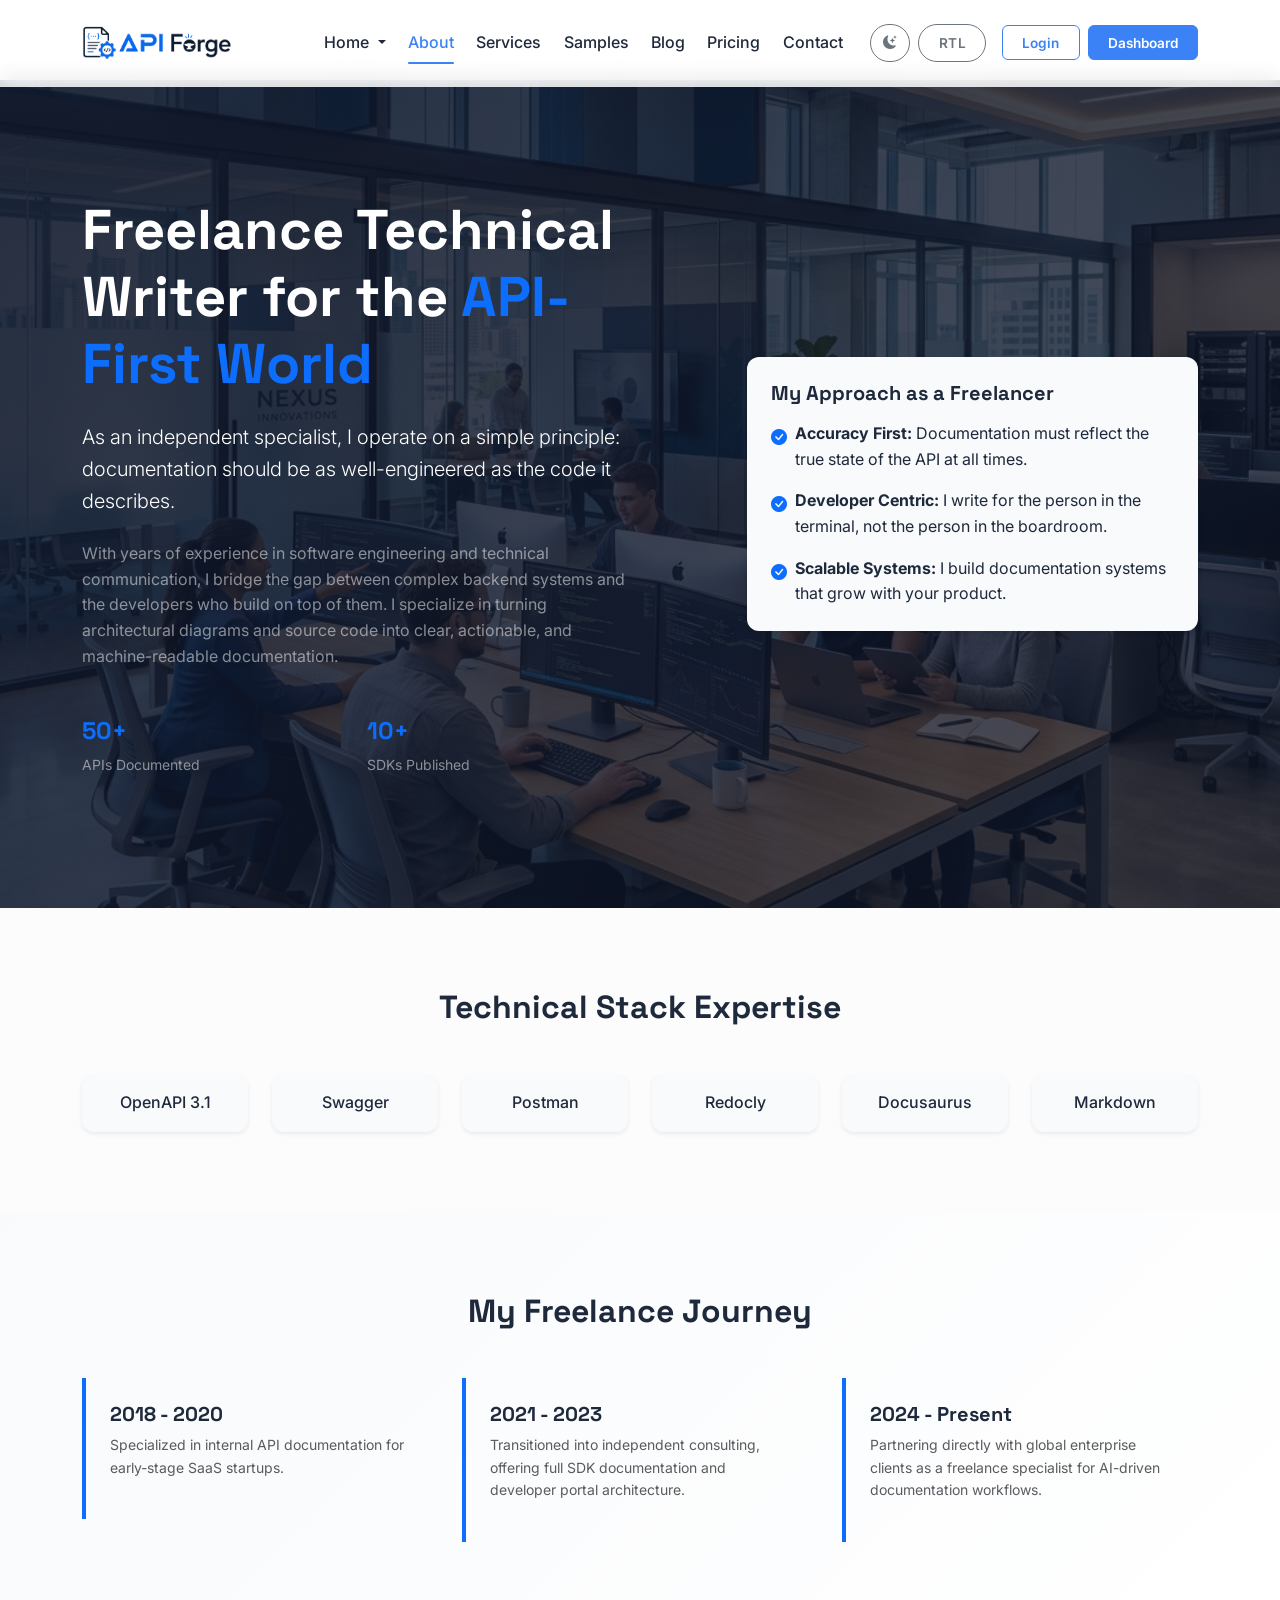
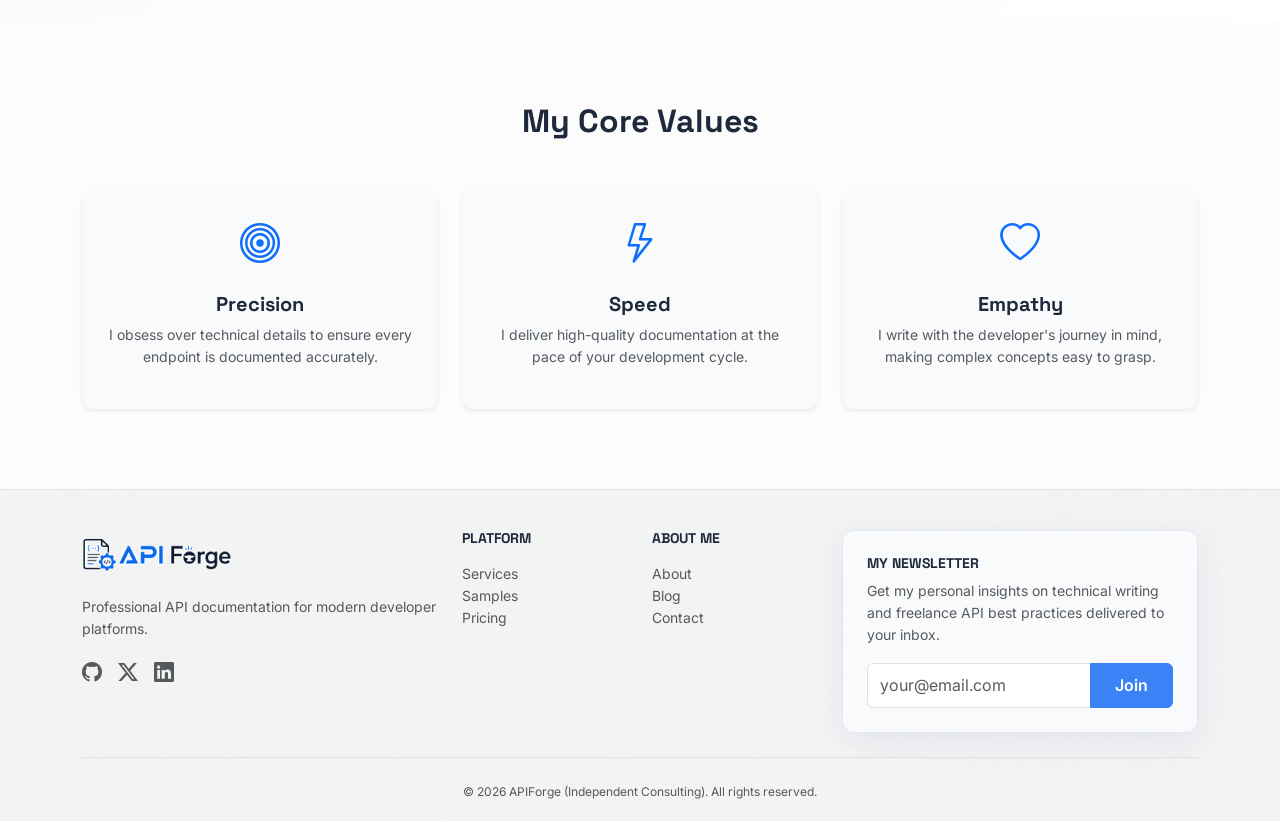
<file: about.html>
<!DOCTYPE html>
<html lang="en">

<head>
    <meta charset="UTF-8">
    <meta name="viewport" content="width=device-width, initial-scale=1.0">
    <title>About | APIForge</title>
    <link rel="icon" type="image/png" href="assets/images/favicon.png">
    <!-- Fonts & CSS -->
    <link rel="preconnect" href="https://fonts.googleapis.com">
    <link rel="preconnect" href="https://fonts.gstatic.com" crossorigin>
    <link
        href="https://fonts.googleapis.com/css2?family=Inter:wght@400;500;600;700&family=Space+Grotesk:wght@500;700;800&family=JetBrains+Mono&display=swap"
        rel="stylesheet">
    <link href="https://cdn.jsdelivr.net/npm/bootstrap@5.3.0/dist/css/bootstrap.min.css" rel="stylesheet">
    <link rel="stylesheet" href="https://cdn.jsdelivr.net/npm/bootstrap-icons@1.11.0/font/bootstrap-icons.css">
    <link href="https://unpkg.com/aos@2.3.1/dist/aos.css" rel="stylesheet">
    <link rel="stylesheet" href="assets/css/style.css">
</head>

<body>
    <!-- Navigation -->
    <nav class="navbar navbar-expand-xl fixed-top">
        <div class="container">
            <a class="navbar-brand" href="index.html">
                <img src="assets/images/logo2.png" alt="Logo" class="brand-logo">
            </a>
            <button class="navbar-toggler ms-2" type="button" data-bs-toggle="collapse" data-bs-target="#navbarNav">
                <span class="navbar-toggler-icon"></span>
            </button>
            <div class="collapse navbar-collapse" id="navbarNav">
                <ul class="navbar-nav ms-auto align-items-center">
                    <li class="nav-item dropdown">
                        <a class="nav-link dropdown-toggle" href="#" id="homeDropdown" role="button" data-bs-toggle="dropdown" aria-expanded="false">
                            Home
                        </a>
                        <ul class="dropdown-menu" aria-labelledby="homeDropdown">
                            <li><a class="dropdown-item" href="index.html">Home 1 (Modern)</a></li>
                            <li><a class="dropdown-item" href="index2.html">Home 2 (Startups)</a></li>
                        </ul>
                    </li>
                    <li class="nav-item"><a class="nav-link" href="about.html">About</a></li>
                    <li class="nav-item"><a class="nav-link" href="services.html">Services</a></li>
                    <li class="nav-item"><a class="nav-link" href="api-samples.html">Samples</a></li>
                    <li class="nav-item"><a class="nav-link" href="blog.html">Blog</a></li>
                    <li class="nav-item"><a class="nav-link" href="pricing.html">Pricing</a></li>
                    <li class="nav-item"><a class="nav-link" href="contact.html">Contact</a></li>
                    
                    <!-- Themes & RTL -->
                    <li class="nav-item ms-xl-3">
                        <div class="d-flex align-items-center gap-2">
                            <button class="btn btn-sm btn-outline-secondary theme-toggle" aria-label="Toggle theme">
                                <i class="bi bi-moon-stars-fill"></i>
                            </button>
                            <button class="btn btn-sm btn-outline-secondary rtl-toggle btn-rtl-text" aria-label="Toggle RTL">
                                RTL
                            </button>
                        </div>
                    </li>

                    <!-- Login & Dashboard -->
                    <li class="nav-item ms-xl-3">
                        <a class="btn btn-outline-primary btn-sm px-3" href="login.html">Login</a>
                    </li>
                    <li class="nav-item ms-lg-2">
                        <a class="btn btn-primary btn-sm px-3" href="dashboard.html">Dashboard</a>
                    </li>
                </ul>
            </div>
        </div>
    </nav>

    <!-- Section 1: Philosophy -->
    <section class="hero-section section-padding position-relative overflow-hidden bg-image bg-overlay"
        style="background-image: url('assets/img/about_bg.png');">

        <div class="container">
            <div class="row align-items-center">
                <div class="col-lg-6" data-aos="fade-right">
                    <h1 class="display-4 fw-bold mb-4 text-white">Freelance Technical Writer for the <span
                            class="text-primary">API-First World</span></h1>
                    <p class="lead mb-4 text-white">As an independent specialist, I operate on a simple principle: documentation should be
                        as well-engineered as the code it describes.</p>
                    <p class="text-white-50 mb-4">With years of experience in software engineering and technical
                        communication, I bridge the gap between complex backend systems and the developers who build on
                        top of them. I specialize in turning architectural diagrams and source code into clear,
                        actionable, and machine-readable documentation.</p>
                    <div class="row g-4 mt-2">
                        <div class="col-6">
                            <h4 class="fw-bold text-primary">50+</h4>
                            <p class="small text-white-50">APIs Documented</p>
                        </div>
                        <div class="col-6">
                            <h4 class="fw-bold text-primary">10+</h4>
                            <p class="small text-white-50">SDKs Published</p>
                        </div>
                    </div>
                </div>
                <div class="col-lg-5 offset-lg-1 mt-5 mt-lg-0" data-aos="fade-left">
                    <div class="card p-4 border-0 shadow-sm glass-card">
                        <h3 class="h5 fw-bold mb-3">My Approach as a Freelancer</h3>
                        <ul class="list-unstyled mb-0">
                            <li class="mb-3 d-flex align-items-start">
                                <i class="bi bi-check-circle-fill text-primary me-2 mt-1"></i>
                                <div>
                                    <strong>Accuracy First:</strong> Documentation must reflect the true state of the
                                    API at all times.
                                </div>
                            </li>
                            <li class="mb-3 d-flex align-items-start">
                                <i class="bi bi-check-circle-fill text-primary me-2 mt-1"></i>
                                <div>
                                    <strong>Developer Centric:</strong> I write for the person in the terminal, not the
                                    person in the boardroom.
                                </div>
                            </li>
                            <li class="d-flex align-items-start">
                                <i class="bi bi-check-circle-fill text-primary me-2 mt-1"></i>
                                <div>
                                    <strong>Scalable Systems:</strong> I build documentation systems that grow with
                                    your product.
                                </div>
                            </li>
                        </ul>
                    </div>
                </div>
            </div>
        </div>
    </section>

    <!-- Section 2: Technical Stack -->
    <section class="section-padding bg-light-subtle">
        <div class="container text-center">
            <h2 class="fw-bold mb-5" data-aos="fade-up">Technical Stack Expertise</h2>
            <div class="row g-4 justify-content-center">
                <div class="col-6 col-md-3 col-lg-2" data-aos="zoom-in" data-aos-delay="100">
                    <div class="card p-3 text-center border-0 shadow-sm expertise-badge">
                        <span class="fw-medium">OpenAPI 3.1</span>
                    </div>
                </div>
                <div class="col-6 col-md-3 col-lg-2" data-aos="zoom-in" data-aos-delay="200">
                    <div class="card p-3 text-center border-0 shadow-sm expertise-badge">
                        <span class="fw-medium">Swagger</span>
                    </div>
                </div>
                <div class="col-6 col-md-3 col-lg-2" data-aos="zoom-in" data-aos-delay="300">
                    <div class="card p-3 text-center border-0 shadow-sm expertise-badge">
                        <span class="fw-medium">Postman</span>
                    </div>
                </div>
                <div class="col-6 col-md-3 col-lg-2" data-aos="zoom-in" data-aos-delay="400">
                    <div class="card p-3 text-center border-0 shadow-sm expertise-badge">
                        <span class="fw-medium">Redocly</span>
                    </div>
                </div>
                <div class="col-6 col-md-3 col-lg-2" data-aos="zoom-in" data-aos-delay="500">
                    <div class="card p-3 text-center border-0 shadow-sm expertise-badge">
                        <span class="fw-medium">Docusaurus</span>
                    </div>
                </div>
                <div class="col-6 col-md-3 col-lg-2" data-aos="zoom-in" data-aos-delay="600">
                    <div class="card p-3 text-center border-0 shadow-sm expertise-badge">
                        <span class="fw-medium">Markdown</span>
                    </div>
                </div>
            </div>
        </div>
    </section>

    <!-- Section 3: Experience -->
    <section class="section-padding bg-soft-gradient">
        <div class="container">
            <h2 class="text-center mb-5" data-aos="fade-up">My Freelance Journey</h2>
            <div class="row g-4 justify-content-center">
                <div class="col-md-4" data-aos="fade-up" data-aos-delay="100">
                    <div class="p-4 border-start border-primary border-4">
                        <h5 class="fw-bold">2018 - 2020</h5>
                        <p class="text-muted small">Specialized in internal API documentation for early-stage SaaS
                            startups.</p>
                    </div>
                </div>
                <div class="col-md-4" data-aos="fade-up" data-aos-delay="200">
                    <div class="p-4 border-start border-primary border-4">
                        <h5 class="fw-bold">2021 - 2023</h5>
                        <p class="text-muted small">Transitioned into independent consulting, offering full SDK documentation and developer portal
                            architecture.</p>
                    </div>
                </div>
                <div class="col-md-4" data-aos="fade-up" data-aos-delay="300">
                    <div class="p-4 border-start border-primary border-4">
                        <h5 class="fw-bold">2024 - Present</h5>
                        <p class="text-muted small">Partnering directly with global enterprise clients as a freelance specialist for AI-driven documentation workflows.</p>
                    </div>
                </div>
            </div>
        </div>
    </section>

    <!-- Section 4: Values -->
    <section class="section-padding bg-light-subtle">
        <div class="container">
            <h2 class="text-center mb-5" data-aos="fade-up">My Core Values</h2>
            <div class="row g-4 justify-content-center">
                <div class="col-sm-6 col-md-4" data-aos="fade-up" data-aos-delay="100">
                    <div class="card h-100 p-4 border-0 shadow-sm text-center glass-card">
                        <div class="mb-3 text-primary"><i class="bi bi-bullseye fs-1"></i></div>
                        <h5 class="fw-bold">Precision</h5>
                        <p class="text-muted small">I obsess over technical details to ensure every endpoint is
                            documented accurately.</p>
                    </div>
                </div>
                <div class="col-sm-6 col-md-4" data-aos="fade-up" data-aos-delay="200">
                    <div class="card h-100 p-4 border-0 shadow-sm text-center glass-card">
                        <div class="mb-3 text-primary"><i class="bi bi-lightning fs-1"></i></div>
                        <h5 class="fw-bold">Speed</h5>
                        <p class="text-muted small">I deliver high-quality documentation at the pace of your
                            development cycle.</p>
                    </div>
                </div>
                <div class="col-sm-6 col-md-4" data-aos="fade-up" data-aos-delay="300">
                    <div class="card h-100 p-4 border-0 shadow-sm text-center glass-card">
                        <div class="mb-3 text-primary"><i class="bi bi-heart fs-1"></i></div>
                        <h5 class="fw-bold">Empathy</h5>
                        <p class="text-muted small">I write with the developer's journey in mind, making complex
                            concepts easy to grasp.</p>
                    </div>
                </div>
            </div>
        </div>
    </section>

    <!-- Footer -->
    <footer class="footer-padding border-top">
        <div class="container">
            <div class="row g-4">
                <div class="col-md-12 col-lg-4">
                    <a class="navbar-brand d-block mb-3" href="index.html">
                        <img src="assets/images/logo2.png" alt="Logo" class="brand-logo">
                    </a>
                    <p class="text-muted small">Professional API documentation for modern developer platforms.</p>
                    <div class="d-flex gap-3 mb-4">
                        <a href="#" class="text-muted fs-5"><i class="bi bi-github"></i></a>
                        <a href="#" class="text-muted fs-5"><i class="bi bi-twitter-x"></i></a>
                        <a href="#" class="text-muted fs-5"><i class="bi bi-linkedin"></i></a>
                    </div>
                </div>
                <div class="col-6 col-md-6 col-lg-2">
                    <h5 class="mb-3 small fw-bold text-uppercase">Platform</h5>
                    <ul class="list-unstyled small">
                        <li><a href="services.html" class="text-muted text-decoration-none">Services</a></li>
                        <li><a href="api-samples.html" class="text-muted text-decoration-none">Samples</a></li>
                        <li><a href="pricing.html" class="text-muted text-decoration-none">Pricing</a></li>
                    </ul>
                </div>
                <div class="col-6 col-md-6 col-lg-2">
                    <h5 class="mb-3 small fw-bold text-uppercase">About Me</h5>
                    <ul class="list-unstyled small">
                        <li><a href="about.html" class="text-muted text-decoration-none">About</a></li>
                        <li><a href="blog.html" class="text-muted text-decoration-none">Blog</a></li>
                        <li><a href="contact.html" class="text-muted text-decoration-none">Contact</a></li>
                    </ul>
                </div>
                <div class="col-md-12 col-lg-4">
                    <div class="newsletter-box glass-card">
                        <h5 class="mb-2 small fw-bold text-uppercase">My Newsletter</h5>
                        <p class="small text-muted mb-3">Get my personal insights on technical writing and freelance API best practices delivered to your inbox.</p>
                        <form>
                            <div class="input-group">
                                <input type="email" class="form-control" placeholder="your@email.com">
                                <button class="btn btn-primary px-4" type="button">Join</button>
                            </div>
                        </form>
                    </div>
                </div>
            </div>
            <div class="mt-4 pt-4 border-top text-center text-muted smaller">
                <p class="mb-0">&copy; 2026 APIForge (Independent Consulting). All rights reserved.</p>
            </div>
        </div>
    </footer>

    <script src="https://cdn.jsdelivr.net/npm/bootstrap@5.3.0/dist/js/bootstrap.bundle.min.js"></script>
    <script src="https://unpkg.com/aos@2.3.1/dist/aos.js"></script>
    <script src="assets/js/main.js"></script>
</body>

</html>
</file>
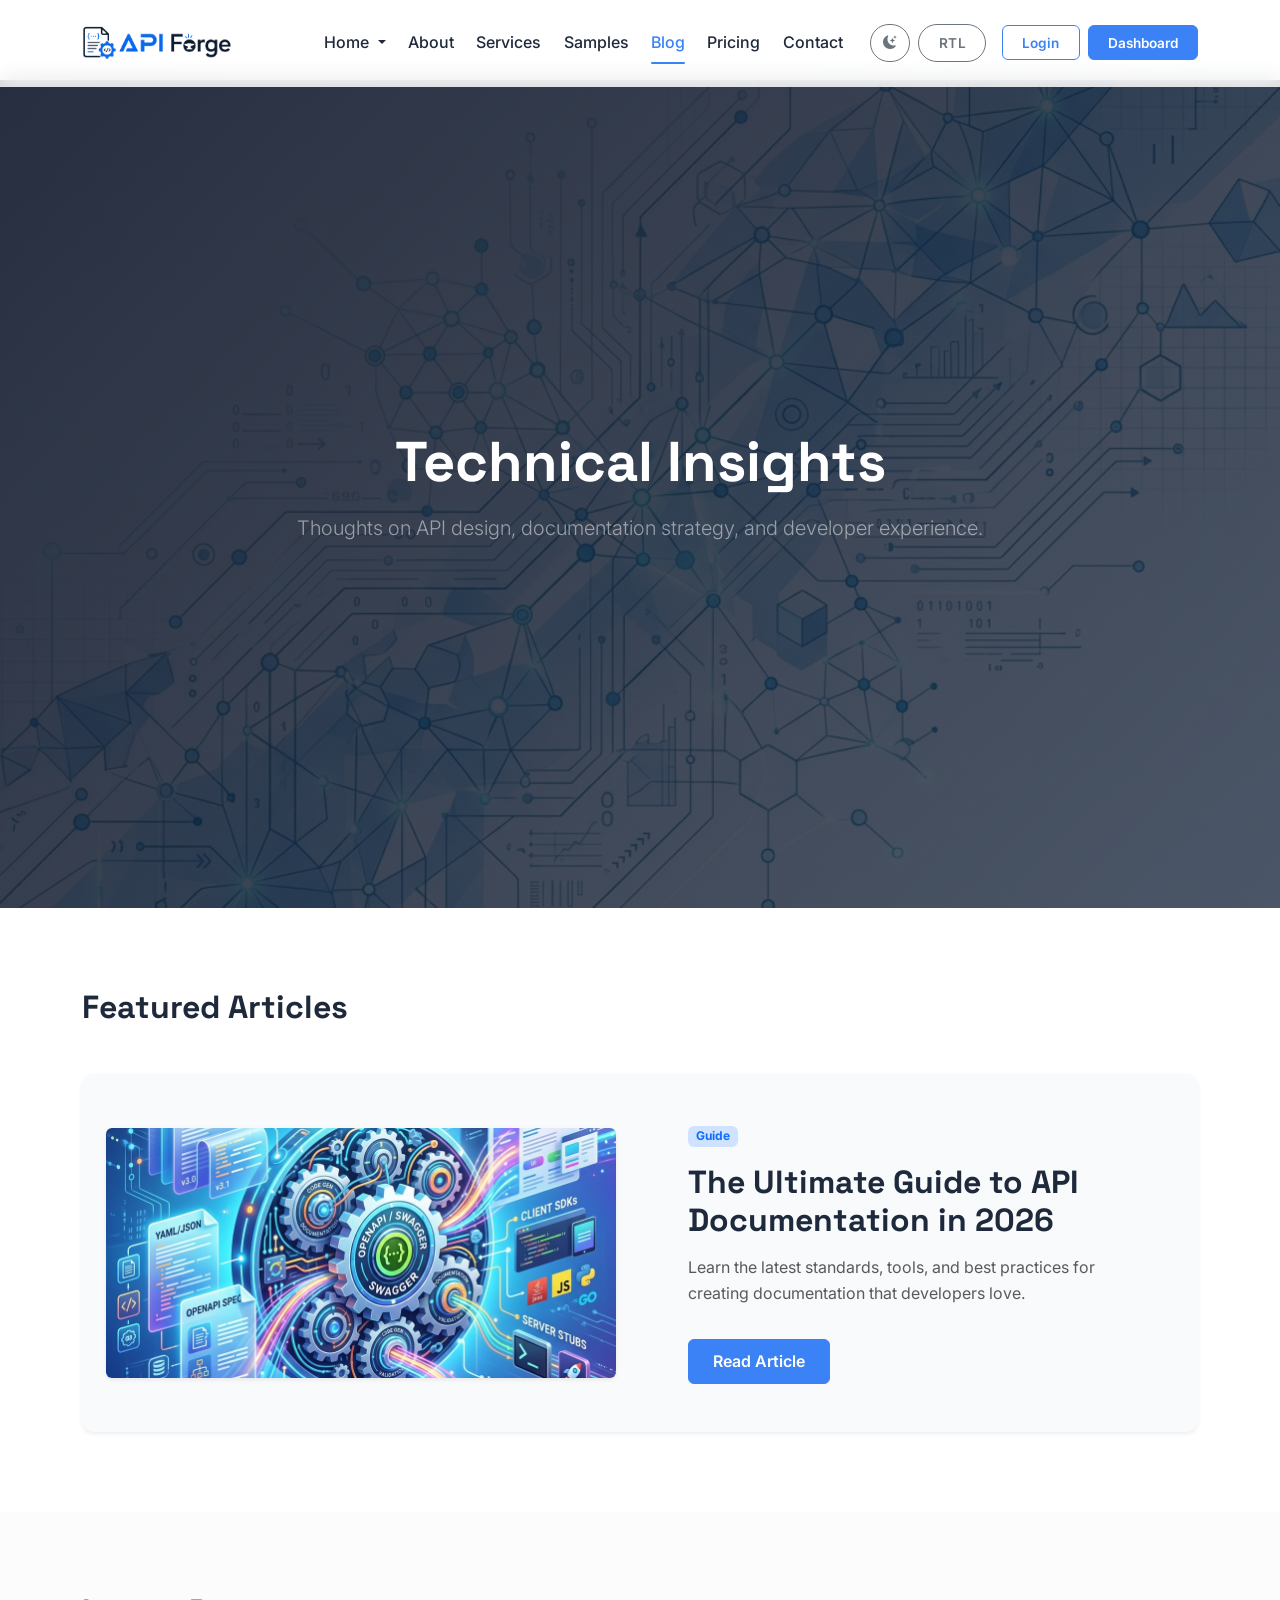
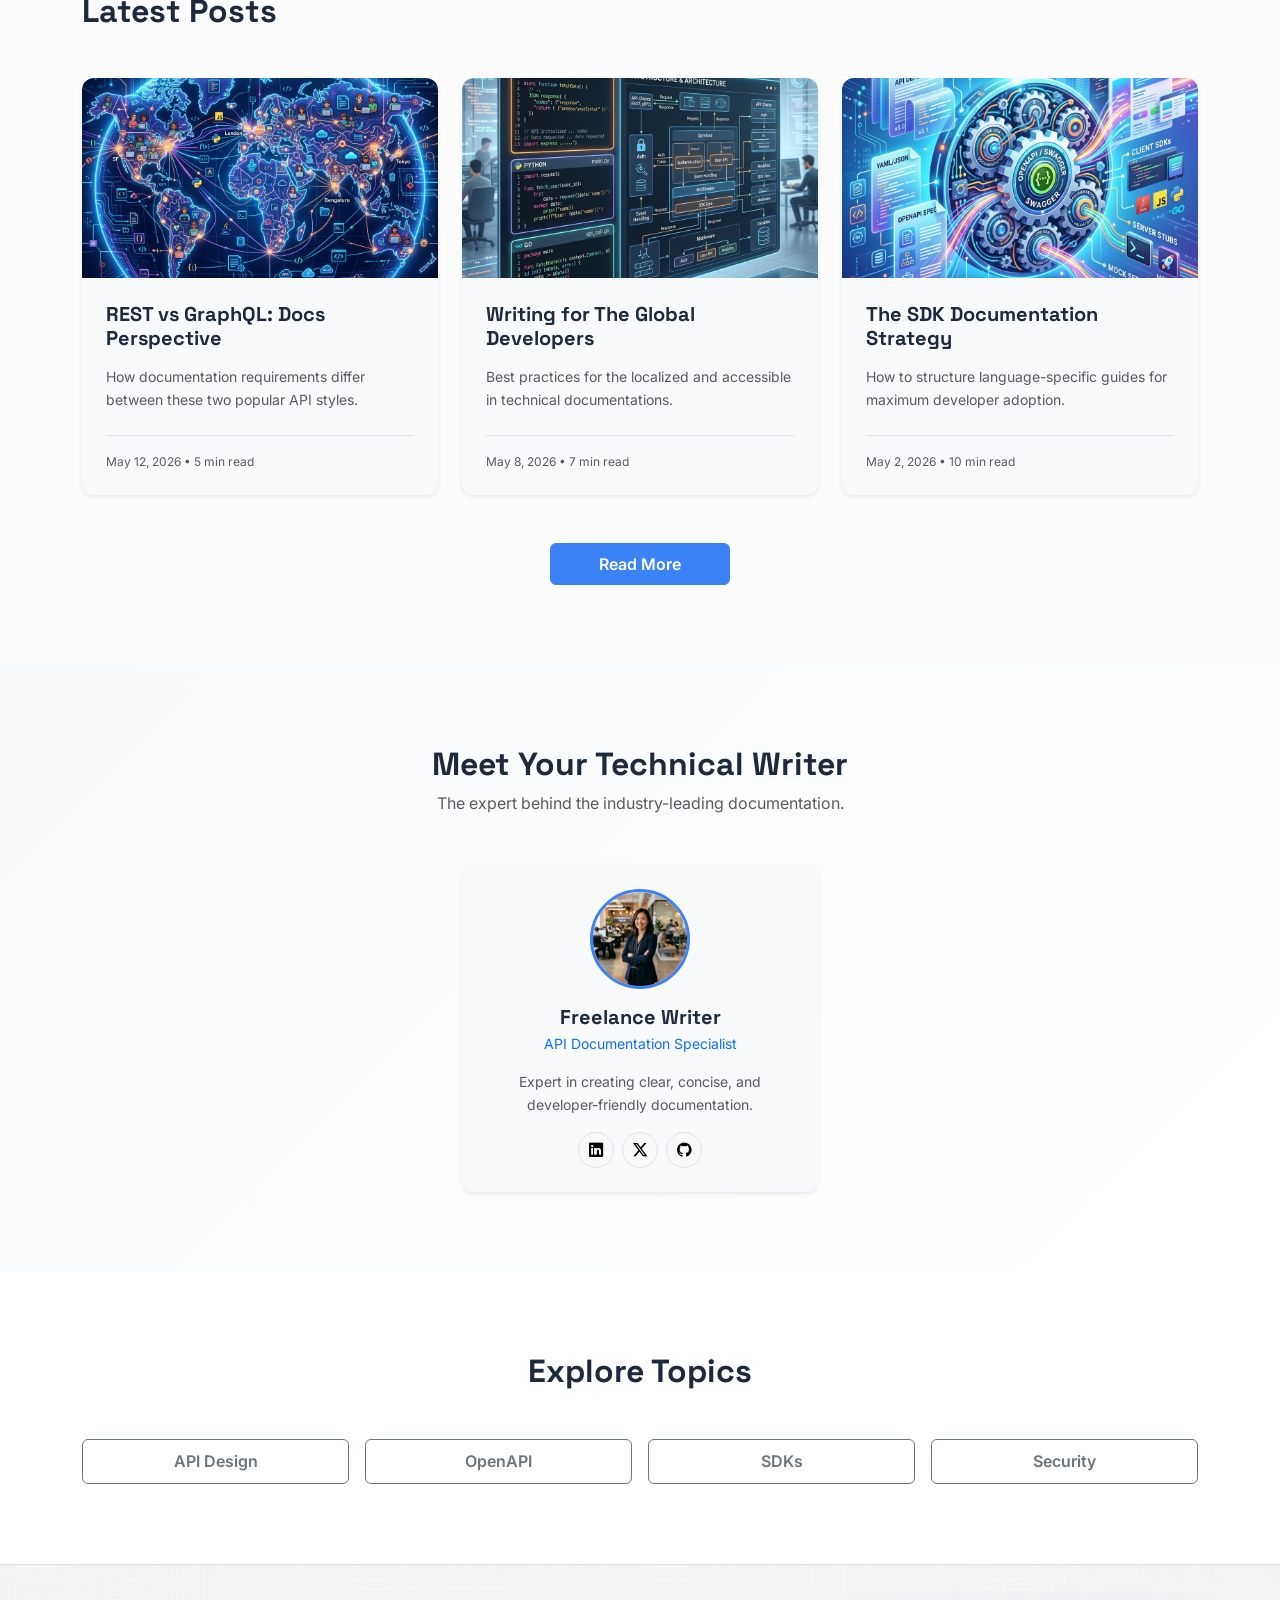
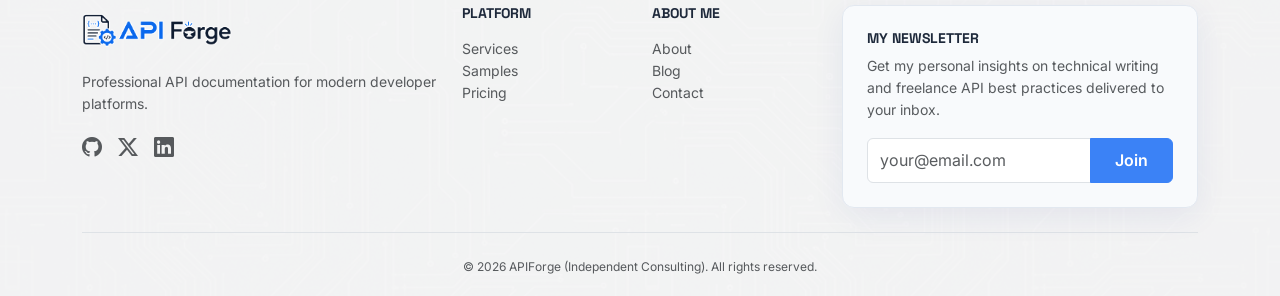
<file: blog.html>
<!DOCTYPE html>
<html lang="en">

<head>
    <meta charset="UTF-8">
    <meta name="viewport" content="width=device-width, initial-scale=1.0">
    <title>Blog | APIForge</title>
    <link rel="icon" type="image/png" href="assets/images/favicon.png">
    <!-- Fonts & CSS -->
    <link rel="preconnect" href="https://fonts.googleapis.com">
    <link rel="preconnect" href="https://fonts.gstatic.com" crossorigin>
    <link
        href="https://fonts.googleapis.com/css2?family=Inter:wght@400;500;600;700&family=Space+Grotesk:wght@500;700;800&family=JetBrains+Mono&display=swap"
        rel="stylesheet">
    <link href="https://cdn.jsdelivr.net/npm/bootstrap@5.3.0/dist/css/bootstrap.min.css" rel="stylesheet">
    <link rel="stylesheet" href="https://cdn.jsdelivr.net/npm/bootstrap-icons@1.11.0/font/bootstrap-icons.css">
    <link href="https://unpkg.com/aos@2.3.1/dist/aos.css" rel="stylesheet">
    <link rel="stylesheet" href="assets/css/style.css">
</head>

<body>
    <!-- Navigation -->
    <nav class="navbar navbar-expand-xl fixed-top">
        <div class="container">
            <a class="navbar-brand" href="index.html">
                <img src="assets/images/logo2.png" alt="Logo" class="brand-logo">
            </a>
            <button class="navbar-toggler ms-2" type="button" data-bs-toggle="collapse" data-bs-target="#navbarNav">
                <span class="navbar-toggler-icon"></span>
            </button>
            <div class="collapse navbar-collapse" id="navbarNav">
                <ul class="navbar-nav ms-auto align-items-center">
                    <li class="nav-item dropdown">
                        <a class="nav-link dropdown-toggle" href="#" id="homeDropdown" role="button"
                            data-bs-toggle="dropdown" aria-expanded="false">
                            Home
                        </a>
                        <ul class="dropdown-menu" aria-labelledby="homeDropdown">
                            <li><a class="dropdown-item" href="index.html">Home 1 (Modern)</a></li>
                            <li><a class="dropdown-item" href="index2.html">Home 2 (Startups)</a></li>
                        </ul>
                    </li>
                    <li class="nav-item"><a class="nav-link" href="about.html">About</a></li>
                    <li class="nav-item"><a class="nav-link" href="services.html">Services</a></li>
                    <li class="nav-item"><a class="nav-link" href="api-samples.html">Samples</a></li>
                    <li class="nav-item"><a class="nav-link" href="blog.html">Blog</a></li>
                    <li class="nav-item"><a class="nav-link" href="pricing.html">Pricing</a></li>
                    <li class="nav-item"><a class="nav-link" href="contact.html">Contact</a></li>

                    <!-- Themes & RTL -->
                    <li class="nav-item ms-xl-3">
                        <div class="d-flex align-items-center gap-2">
                            <button class="btn btn-sm btn-outline-secondary theme-toggle" aria-label="Toggle theme">
                                <i class="bi bi-moon-stars-fill"></i>
                            </button>
                            <button class="btn btn-sm btn-outline-secondary rtl-toggle btn-rtl-text"
                                aria-label="Toggle RTL">
                                RTL
                            </button>
                        </div>
                    </li>

                    <!-- Login & Dashboard -->
                    <li class="nav-item ms-xl-3">
                        <a class="btn btn-outline-primary btn-sm px-3" href="login.html">Login</a>
                    </li>
                    <li class="nav-item ms-lg-2">
                        <a class="btn btn-primary btn-sm px-3" href="dashboard.html">Dashboard</a>
                    </li>
                </ul>
            </div>
        </div>
    </nav>

    <header class="hero-section section-padding bg-light-subtle position-relative overflow-hidden bg-image bg-overlay"
        style="background-image: url('assets/img/services_bg.png');">

        <div class="container text-center" data-aos="fade-up">
            <h1 class="display-4 fw-bold mb-3 text-white">Technical Insights</h1>
            <p class="lead text-white-50 mx-auto" style="max-width: 700px;">Thoughts on API design, documentation
                strategy, and developer experience.</p>
        </div>
    </header>

    <!-- Section 1: Featured Articles -->
    <section class="section-padding">
        <div class="container">
            <h2 class="fw-bold mb-5" data-aos="fade-right">Featured Articles</h2>
            <div class="row">
                <div class="col-12" data-aos="fade-up">
                    <article class="card border-0 shadow-sm overflow-hidden glass-card">
                        <div class="row g-0 align-items-center">
                            <div class="col-md-6 p-4 text-center">
                                <img src="assets/img/blog_1.png" alt="Guide" class="img-fluid rounded shadow-sm w-100"
                                    style="height: 250px; object-fit: cover;">
                            </div>
                            <div class="col-md-6 p-5">
                                <span class="badge bg-primary-subtle text-primary mb-3">Guide</span>
                                <h2 class="fw-bold mb-3">The Ultimate Guide to API Documentation in 2026</h2>
                                <p class="text-muted">Learn the latest standards, tools, and best practices for creating
                                    documentation that developers love.</p>
                                <a href="#" class="btn btn-primary mt-3">Read Article</a>
                            </div>
                        </div>
                    </article>
                </div>
            </div>
        </div>
    </section>

    <!-- Section 2: Latest Posts -->
    <section class="section-padding bg-light-subtle">
        <div class="container">
            <h2 class="fw-bold mb-5" data-aos="fade-right">Latest Posts</h2>
            <div class="row g-4 justify-content-center">
                <div class="col-md-6 col-lg-4" data-aos="fade-up" data-aos-delay="100">
                    <article class="card h-100 border-0 shadow-sm glass-card overflow-hidden">
                        <img src="assets/img/blog_2.png" alt="Post" class="blog-card-img">
                        <div class="card-body p-4">
                            <h5 class="fw-bold mb-3">REST vs GraphQL: Docs Perspective</h5>
                            <p class="text-muted small">How documentation requirements differ between these two popular
                                API styles.</p>
                            <div class="mt-4 pt-3 border-top text-muted smaller">May 12, 2026 • 5 min read</div>
                        </div>
                    </article>
                </div>
                <div class="col-md-6 col-lg-4" data-aos="fade-up" data-aos-delay="200">
                    <article class="card h-100 border-0 shadow-sm glass-card overflow-hidden">
                        <img src="assets/img/blog_3.png" alt="Post" class="blog-card-img">
                        <div class="card-body p-4">
                            <h5 class="fw-bold mb-3">Writing for The Global Developers</h5>
                            <p class="text-muted small">Best practices for the localized and accessible in technical
                                documentations.</p>
                            <div class="mt-4 pt-3 border-top text-muted smaller">May 8, 2026 • 7 min read</div>
                        </div>
                    </article>
                </div>
                <div class="col-md-6 col-lg-4" data-aos="fade-up" data-aos-delay="300">
                    <article class="card h-100 border-0 shadow-sm glass-card overflow-hidden">
                        <img src="assets/img/blog_1.png" alt="Post" class="blog-card-img">
                        <div class="card-body p-4">
                            <h5 class="fw-bold mb-3">The SDK Documentation Strategy</h5>
                            <p class="text-muted small">How to structure language-specific guides for maximum developer
                                adoption.</p>
                            <div class="mt-4 pt-3 border-top text-muted smaller">May 2, 2026 • 10 min read</div>
                        </div>
                    </article>
                </div>
            </div>
            <div class="text-center mt-5" data-aos="fade-up">
                <a href="#" class="btn btn-primary px-5 py-2 fw-semibold">Read More</a>
            </div>
        </div>
    </section>

    <!-- Section 3: The Writer -->
    <section class="section-padding bg-soft-gradient">
        <div class="container">
            <div class="text-center mb-5" data-aos="fade-up">
                <h2 class="fw-bold">Meet Your Technical Writer</h2>
                <p class="text-muted">The expert behind the industry-leading documentation.</p>
            </div>
            <div class="row g-4 justify-content-center">
                <div class="col-md-6 col-lg-4" data-aos="fade-up" data-aos-delay="100">
                    <div class="card border-0 shadow-sm text-center p-4 h-100 glass-card">
                        <img src="assets/img/testimonial_1.png" alt="Writer" class="rounded-circle mx-auto mb-3"
                            style="width: 100px; height: 100px; object-fit: cover; border: 3px solid var(--secondary-color);">
                        <h5 class="fw-bold mb-1">Freelance Writer</h5>
                        <p class="text-primary small mb-3">API Documentation Specialist</p>
                        <p class="text-muted small">Expert in creating clear, concise, and developer-friendly
                            documentation.</p>
                        <div class="d-flex justify-content-center gap-2 writer-social-wrapper">
                            <a href="#" class="btn btn-light border rounded-circle writer-social-icon"><i
                                    class="bi bi-linkedin"></i></a>
                            <a href="#" class="btn btn-light border rounded-circle writer-social-icon"><i
                                    class="bi bi-twitter-x"></i></a>
                            <a href="#" class="btn btn-light border rounded-circle writer-social-icon"><i
                                    class="bi bi-github"></i></a>
                        </div>
                    </div>
                </div>
            </div>
        </div>
    </section>

    <!-- Section 4: Topics -->
    <section class="section-padding">
        <div class="container">
            <h2 class="fw-bold mb-5 text-center" data-aos="fade-up">Explore Topics</h2>
            <div class="row g-3 justify-content-center">
                <div class="col-6 col-md-3" data-aos="zoom-in" data-aos-delay="100"><a href="#"
                        class="btn btn-outline-secondary w-100">API Design</a></div>
                <div class="col-6 col-md-3" data-aos="zoom-in" data-aos-delay="200"><a href="#"
                        class="btn btn-outline-secondary w-100">OpenAPI</a></div>
                <div class="col-6 col-md-3" data-aos="zoom-in" data-aos-delay="300"><a href="#"
                        class="btn btn-outline-secondary w-100">SDKs</a></div>
                <div class="col-6 col-md-3" data-aos="zoom-in" data-aos-delay="400"><a href="#"
                        class="btn btn-outline-secondary w-100">Security</a></div>
            </div>
        </div>
    </section>

    <!-- Footer -->
    <footer class="footer-padding border-top">
        <div class="container">
            <div class="row g-4">
                <div class="col-md-12 col-lg-4">
                    <a class="navbar-brand d-block mb-3" href="index.html">
                        <img src="assets/images/logo2.png" alt="Logo" class="brand-logo">
                    </a>
                    <p class="text-muted small">Professional API documentation for modern developer platforms.</p>
                    <div class="d-flex gap-3 mb-4">
                        <a href="#" class="text-muted fs-5"><i class="bi bi-github"></i></a>
                        <a href="#" class="text-muted fs-5"><i class="bi bi-twitter-x"></i></a>
                        <a href="#" class="text-muted fs-5"><i class="bi bi-linkedin"></i></a>
                    </div>
                </div>
                <div class="col-6 col-md-6 col-lg-2">
                    <h5 class="mb-3 small fw-bold text-uppercase">Platform</h5>
                    <ul class="list-unstyled small">
                        <li><a href="services.html" class="text-muted text-decoration-none">Services</a></li>
                        <li><a href="api-samples.html" class="text-muted text-decoration-none">Samples</a></li>
                        <li><a href="pricing.html" class="text-muted text-decoration-none">Pricing</a></li>
                    </ul>
                </div>
                <div class="col-6 col-md-6 col-lg-2">
                    <h5 class="mb-3 small fw-bold text-uppercase">About Me</h5>
                    <ul class="list-unstyled small">
                        <li><a href="about.html" class="text-muted text-decoration-none">About</a></li>
                        <li><a href="blog.html" class="text-muted text-decoration-none">Blog</a></li>
                        <li><a href="contact.html" class="text-muted text-decoration-none">Contact</a></li>
                    </ul>
                </div>
                <div class="col-md-12 col-lg-4">
                    <div class="newsletter-box glass-card">
                        <h5 class="mb-2 small fw-bold text-uppercase">My Newsletter</h5>
                        <p class="small text-muted mb-3">Get my personal insights on technical writing and freelance API
                            best practices delivered to your inbox.</p>
                        <form>
                            <div class="input-group">
                                <input type="email" class="form-control" placeholder="your@email.com">
                                <button class="btn btn-primary px-4" type="button">Join</button>
                            </div>
                        </form>
                    </div>
                </div>
            </div>
            <div class="mt-4 pt-4 border-top text-center text-muted smaller">
                <p class="mb-0">&copy; 2026 APIForge (Independent Consulting). All rights reserved.</p>
            </div>
        </div>
    </footer>

    <script src="https://cdn.jsdelivr.net/npm/bootstrap@5.3.0/dist/js/bootstrap.bundle.min.js"></script>
    <script src="https://unpkg.com/aos@2.3.1/dist/aos.js"></script>
    <script src="assets/js/main.js"></script>
</body>

</html>
</file>
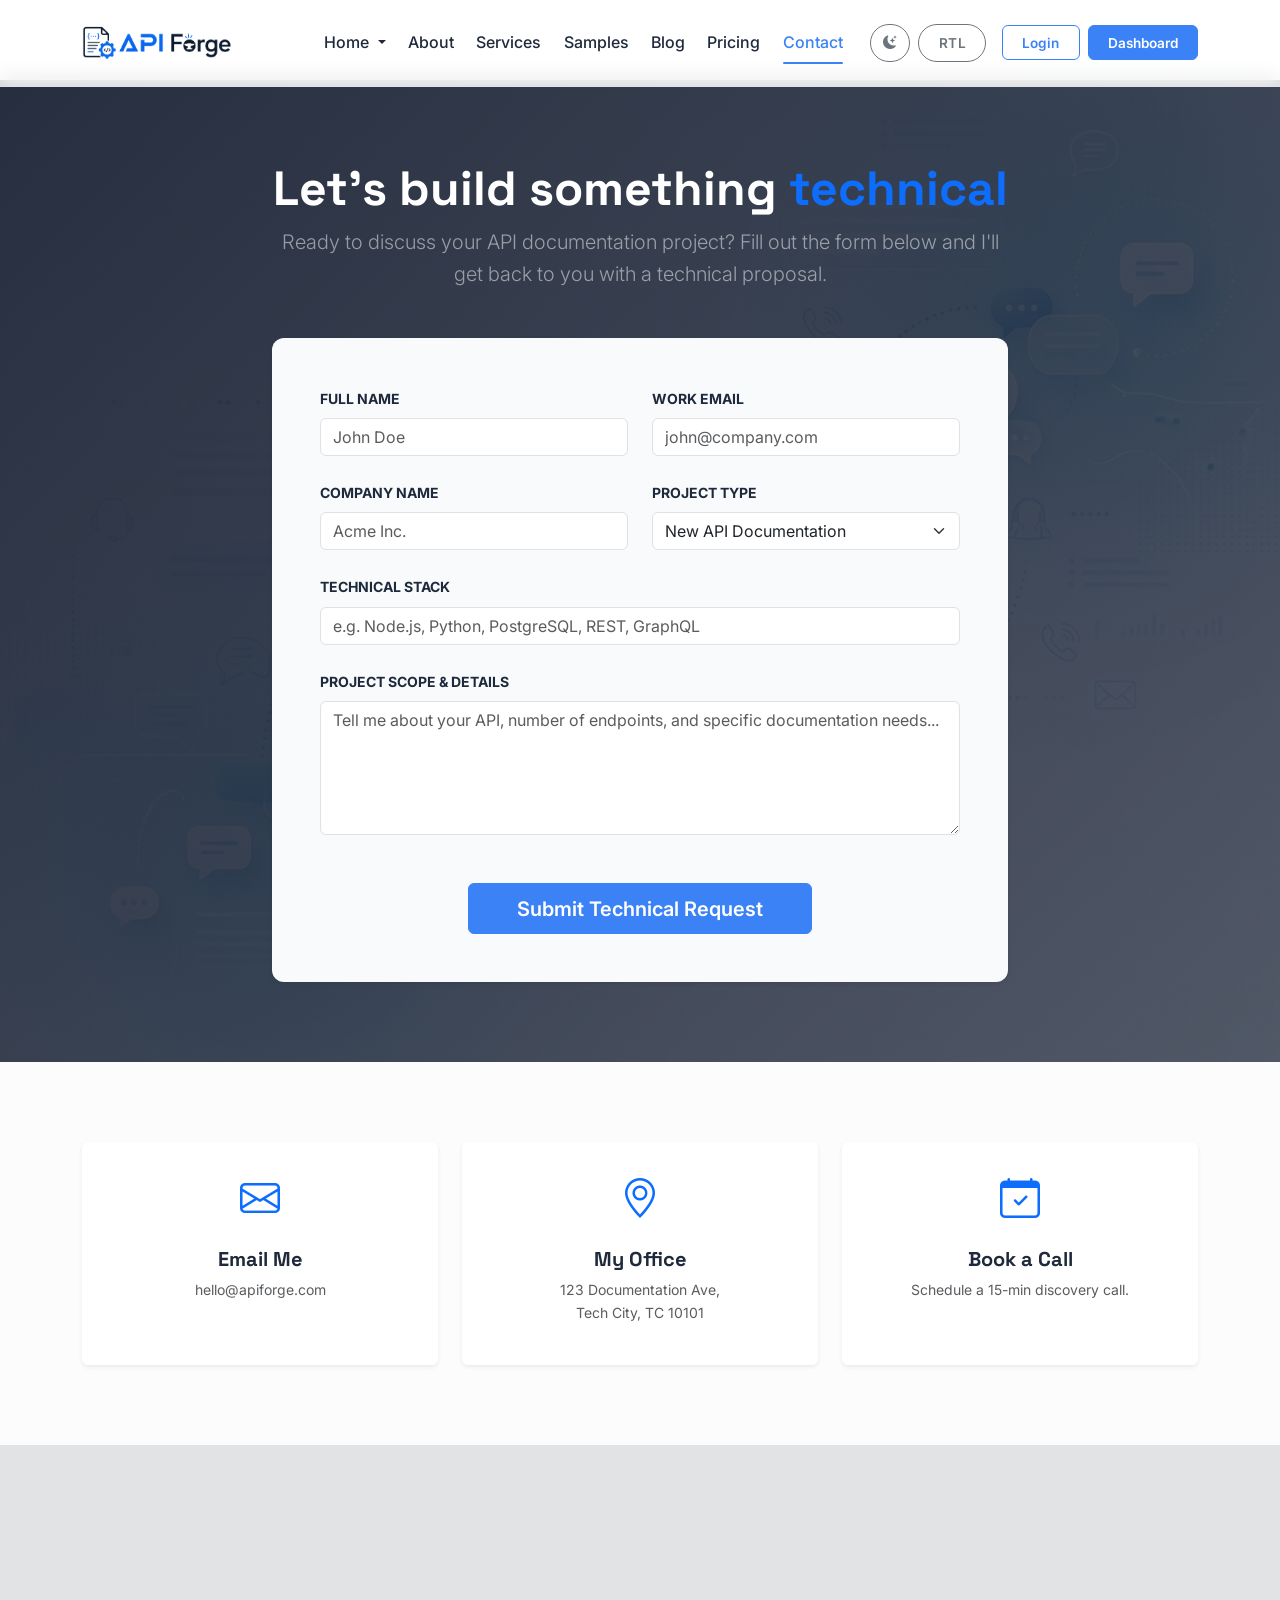
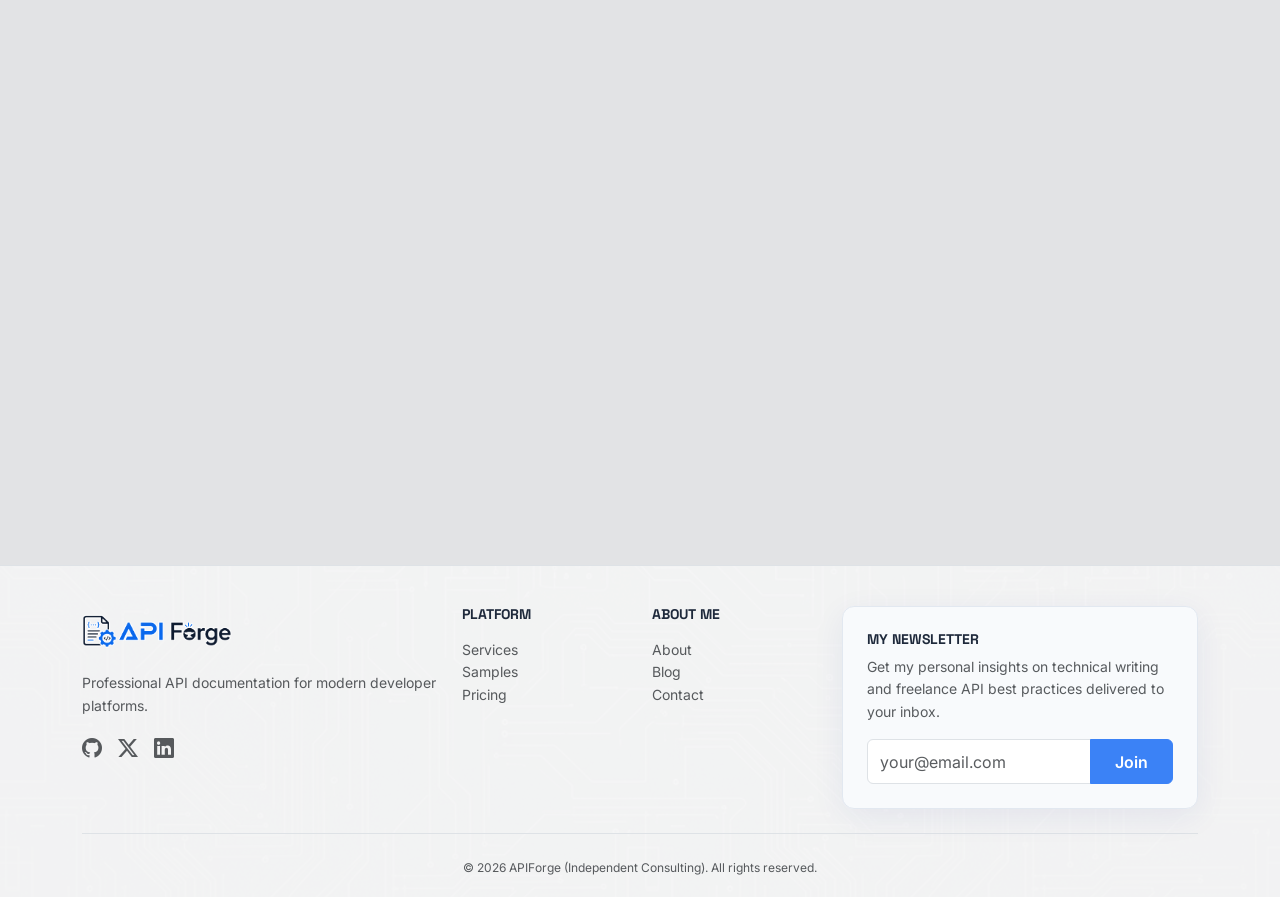
<file: contact.html>
<!DOCTYPE html>
<html lang="en">
<head>
    <meta charset="UTF-8">
    <meta name="viewport" content="width=device-width, initial-scale=1.0">
    <title>Contact | APIForge</title>
    <link rel="icon" type="image/png" href="assets/images/favicon.png">
    <!-- Fonts & CSS -->
    <link rel="preconnect" href="https://fonts.googleapis.com">
    <link rel="preconnect" href="https://fonts.gstatic.com" crossorigin>
    <link href="https://fonts.googleapis.com/css2?family=Inter:wght@400;500;600;700&family=Space+Grotesk:wght@500;700;800&family=JetBrains+Mono&display=swap" rel="stylesheet">
    <link href="https://cdn.jsdelivr.net/npm/bootstrap@5.3.0/dist/css/bootstrap.min.css" rel="stylesheet">
    <link rel="stylesheet" href="https://cdn.jsdelivr.net/npm/bootstrap-icons@1.11.0/font/bootstrap-icons.css">
    <link href="https://unpkg.com/aos@2.3.1/dist/aos.css" rel="stylesheet">
    <link rel="stylesheet" href="assets/css/style.css">
</head>
<body>
    <!-- Navigation -->
    <nav class="navbar navbar-expand-xl fixed-top">
        <div class="container">
            <a class="navbar-brand" href="index.html">
                <img src="assets/images/logo2.png" alt="Logo" class="brand-logo">
            </a>
            <button class="navbar-toggler ms-2" type="button" data-bs-toggle="collapse" data-bs-target="#navbarNav">
                <span class="navbar-toggler-icon"></span>
            </button>
            <div class="collapse navbar-collapse" id="navbarNav">
                <ul class="navbar-nav ms-auto align-items-center">
                    <li class="nav-item dropdown">
                        <a class="nav-link dropdown-toggle" href="#" id="homeDropdown" role="button" data-bs-toggle="dropdown" aria-expanded="false">
                            Home
                        </a>
                        <ul class="dropdown-menu" aria-labelledby="homeDropdown">
                            <li><a class="dropdown-item" href="index.html">Home 1 (Modern)</a></li>
                            <li><a class="dropdown-item" href="index2.html">Home 2 (Startups)</a></li>
                        </ul>
                    </li>
                    <li class="nav-item"><a class="nav-link" href="about.html">About</a></li>
                    <li class="nav-item"><a class="nav-link" href="services.html">Services</a></li>
                    <li class="nav-item"><a class="nav-link" href="api-samples.html">Samples</a></li>
                    <li class="nav-item"><a class="nav-link" href="blog.html">Blog</a></li>
                    <li class="nav-item"><a class="nav-link" href="pricing.html">Pricing</a></li>
                    <li class="nav-item"><a class="nav-link" href="contact.html">Contact</a></li>
                    
                    <!-- Themes & RTL -->
                    <li class="nav-item ms-xl-3">
                        <div class="d-flex align-items-center gap-2">
                            <button class="btn btn-sm btn-outline-secondary theme-toggle" aria-label="Toggle theme">
                                <i class="bi bi-moon-stars-fill"></i>
                            </button>
                            <button class="btn btn-sm btn-outline-secondary rtl-toggle btn-rtl-text" aria-label="Toggle RTL">
                                RTL
                            </button>
                        </div>
                    </li>

                    <!-- Login & Dashboard -->
                    <li class="nav-item ms-xl-3">
                        <a class="btn btn-outline-primary btn-sm px-3" href="login.html">Login</a>
                    </li>
                    <li class="nav-item ms-lg-2">
                        <a class="btn btn-primary btn-sm px-3" href="dashboard.html">Dashboard</a>
                    </li>
                </ul>
            </div>
        </div>
    </nav>

    <!-- Section 1: Contact Form -->
    <section class="hero-section section-padding position-relative overflow-hidden bg-image bg-overlay" style="background-image: url('assets/img/contact_bg.png');">

        <div class="container">
            <div class="row justify-content-center">
                <div class="col-lg-8">
                    <div class="text-center mb-5" data-aos="fade-up">
                        <h1 class="display-5 fw-bold text-white">Let's build something <span class="text-primary">technical</span></h1>
                        <p class="lead text-white-50">Ready to discuss your API documentation project? Fill out the form below and I'll get back to you with a technical proposal.</p>
                    </div>
                    
                    <div class="card border-0 shadow-sm p-4 p-md-5 glass-card" data-aos="fade-up">
                        <form>
                            <div class="row g-4">
                                <div class="col-md-6">
                                    <label class="form-label fw-bold small text-uppercase">Full Name</label>
                                    <input type="text" class="form-control" placeholder="John Doe" required>
                                </div>
                                <div class="col-md-6">
                                    <label class="form-label fw-bold small text-uppercase">Work Email</label>
                                    <input type="email" class="form-control" placeholder="john@company.com" required>
                                </div>
                                <div class="col-md-6">
                                    <label class="form-label fw-bold small text-uppercase">Company Name</label>
                                    <input type="text" class="form-control" placeholder="Acme Inc.">
                                </div>
                                <div class="col-md-6">
                                    <label class="form-label fw-bold small text-uppercase">Project Type</label>
                                    <select class="form-select">
                                        <option selected>New API Documentation</option>
                                        <option>OpenAPI Spec Audit</option>
                                        <option>SDK Documentation</option>
                                        <option>Developer Portal Setup</option>
                                    </select>
                                </div>
                                <div class="col-12">
                                    <label class="form-label fw-bold small text-uppercase">Technical Stack</label>
                                    <input type="text" class="form-control" placeholder="e.g. Node.js, Python, PostgreSQL, REST, GraphQL">
                                </div>
                                <div class="col-12">
                                    <label class="form-label fw-bold small text-uppercase">Project Scope & Details</label>
                                    <textarea class="form-control" rows="5" placeholder="Tell me about your API, number of endpoints, and specific documentation needs..."></textarea>
                                </div>
                                <div class="col-12 text-center mt-5">
                                    <button type="submit" class="btn btn-primary btn-lg px-5">Submit Technical Request</button>
                                </div>
                            </div>
                        </form>
                    </div>
                </div>
            </div>
        </div>
    </section>

    <!-- Section 2: Contact Info -->
    <section class="section-padding bg-light-subtle">
        <div class="container">
            <div class="row g-4 text-center">
                <div class="col-md-4" data-aos="fade-up" data-aos-delay="100">
                    <div class="p-4 bg-white rounded shadow-sm glass-card h-100">
                        <i class="bi bi-envelope fs-1 text-primary mb-3 d-block"></i>
                        <h5 class="fw-bold">Email Me</h5>
                        <p class="text-muted small">hello@apiforge.com</p>
                    </div>
                </div>
                <div class="col-md-4" data-aos="fade-up" data-aos-delay="200">
                    <div class="p-4 bg-white rounded shadow-sm glass-card h-100">
                        <i class="bi bi-geo-alt fs-1 text-primary mb-3 d-block"></i>
                        <h5 class="fw-bold">My Office</h5>
                        <p class="text-muted small">123 Documentation Ave,<br>Tech City, TC 10101</p>
                    </div>
                </div>
                <div class="col-md-4" data-aos="fade-up" data-aos-delay="300">
                    <div class="p-4 bg-white rounded shadow-sm glass-card h-100">
                        <i class="bi bi-calendar-check fs-1 text-primary mb-3 d-block"></i>
                        <h5 class="fw-bold">Book a Call</h5>
                        <p class="text-muted small">Schedule a 15-min discovery call.</p>
                    </div>
                </div>
            </div>
        </div>
    </section>

    <!-- Section 3: Map -->
    <section class="section-padding p-0" data-aos="zoom-in">
        <div class="ratio ratio-16x9 bg-secondary-subtle">
            <iframe src="https://www.google.com/maps/embed?pb=!1m18!1m12!1m3!1d3153.8354345093747!2d-122.4194155!3d37.7749295!2m3!1f0!2f0!3f0!3m2!1i1024!2i768!4f13.1!3m3!1m2!1s0x8085809c6c8f4459%3A0xb10ed6d9b5050fa5!2sTwitter%20HQ!5e0!3m2!1sen!2sus!4v1700000000000!5m2!1sen!2sus" style="border:0;" allowfullscreen="" loading="lazy" referrerpolicy="no-referrer-when-downgrade"></iframe>
        </div>
    </section>

    <!-- Footer -->
    <footer class="footer-padding border-top">
        <div class="container">
            <div class="row g-4">
                <div class="col-md-12 col-lg-4">
                    <a class="navbar-brand d-block mb-3" href="index.html">
                        <img src="assets/images/logo2.png" alt="Logo" class="brand-logo">
                    </a>
                    <p class="text-muted small">Professional API documentation for modern developer platforms.</p>
                    <div class="d-flex gap-3 mb-4">
                        <a href="#" class="text-muted fs-5"><i class="bi bi-github"></i></a>
                        <a href="#" class="text-muted fs-5"><i class="bi bi-twitter-x"></i></a>
                        <a href="#" class="text-muted fs-5"><i class="bi bi-linkedin"></i></a>
                    </div>
                </div>
                <div class="col-6 col-md-6 col-lg-2">
                    <h5 class="mb-3 small fw-bold text-uppercase">Platform</h5>
                    <ul class="list-unstyled small">
                        <li><a href="services.html" class="text-muted text-decoration-none">Services</a></li>
                        <li><a href="api-samples.html" class="text-muted text-decoration-none">Samples</a></li>
                        <li><a href="pricing.html" class="text-muted text-decoration-none">Pricing</a></li>
                    </ul>
                </div>
                <div class="col-6 col-md-6 col-lg-2">
                    <h5 class="mb-3 small fw-bold text-uppercase">About Me</h5>
                    <ul class="list-unstyled small">
                        <li><a href="about.html" class="text-muted text-decoration-none">About</a></li>
                        <li><a href="blog.html" class="text-muted text-decoration-none">Blog</a></li>
                        <li><a href="contact.html" class="text-muted text-decoration-none">Contact</a></li>
                    </ul>
                </div>
                <div class="col-md-12 col-lg-4">
                    <div class="newsletter-box glass-card">
                        <h5 class="mb-2 small fw-bold text-uppercase">My Newsletter</h5>
                        <p class="small text-muted mb-3">Get my personal insights on technical writing and freelance API best practices delivered to your inbox.</p>
                        <form>
                            <div class="input-group">
                                <input type="email" class="form-control" placeholder="your@email.com">
                                <button class="btn btn-primary px-4" type="button">Join</button>
                            </div>
                        </form>
                    </div>
                </div>
            </div>
            <div class="mt-4 pt-4 border-top text-center text-muted smaller">
                <p class="mb-0">&copy; 2026 APIForge (Independent Consulting). All rights reserved.</p>
            </div>
        </div>
    </footer>

    <script src="https://cdn.jsdelivr.net/npm/bootstrap@5.3.0/dist/js/bootstrap.bundle.min.js"></script>
    <script src="https://unpkg.com/aos@2.3.1/dist/aos.js"></script>
    <script src="assets/js/main.js"></script>
</body>
</html>
</file>
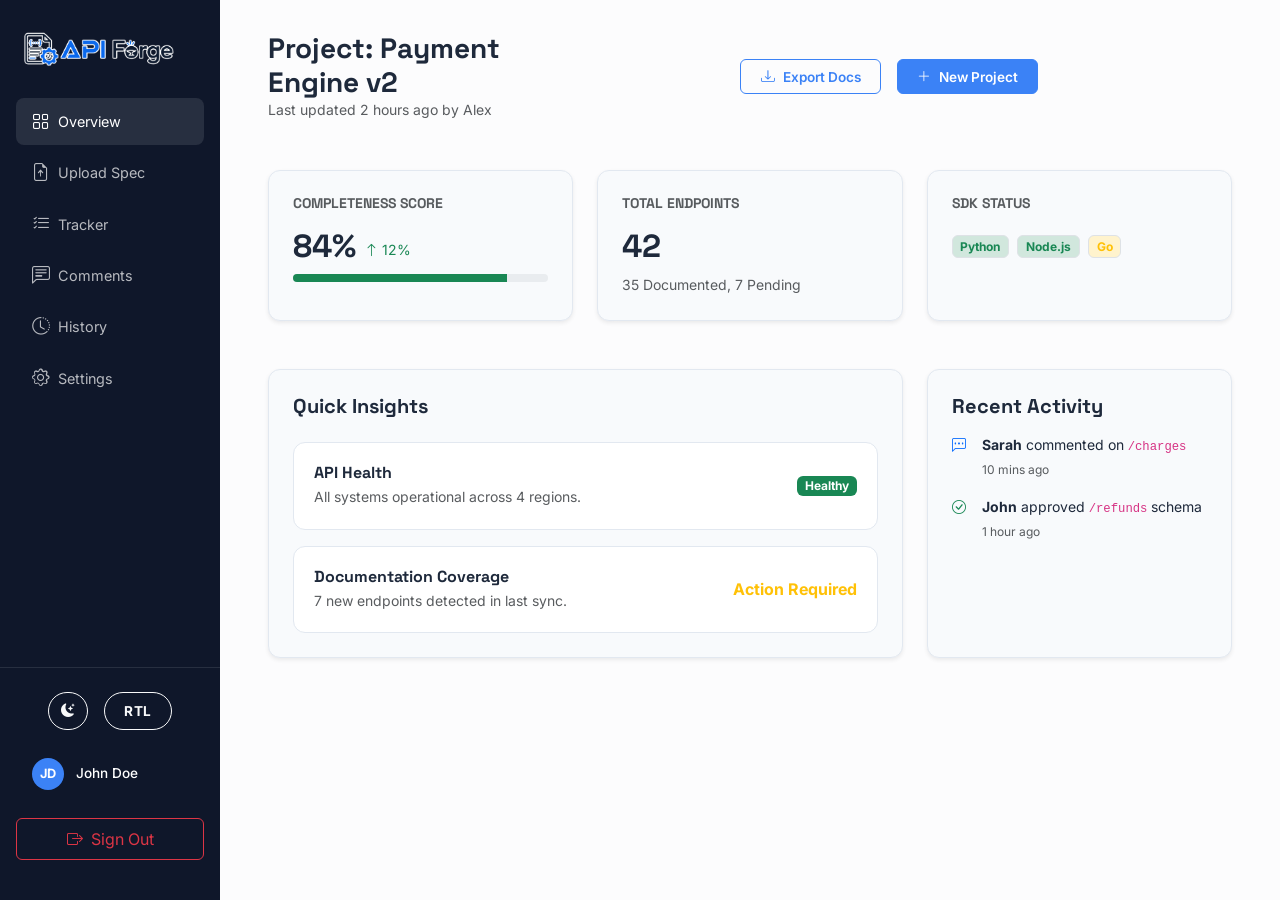
<file: dashboard.html>
<!DOCTYPE html>
<html lang="en">

<head>
    <meta charset="UTF-8">
    <meta name="viewport" content="width=device-width, initial-scale=1.0">
    <title>Dashboard | APIForge</title>
    <link rel="icon" type="image/png" href="assets/images/favicon.png">
    <!-- Fonts & CSS -->
    <link rel="preconnect" href="https://fonts.googleapis.com">
    <link rel="preconnect" href="https://fonts.gstatic.com" crossorigin>
    <link
        href="https://fonts.googleapis.com/css2?family=Inter:wght@400;500;600;700&family=Space+Grotesk:wght@500;700;800&family=JetBrains+Mono&display=swap"
        rel="stylesheet">
    <link href="https://cdn.jsdelivr.net/npm/bootstrap@5.3.0/dist/css/bootstrap.min.css" rel="stylesheet">
    <link rel="stylesheet" href="https://cdn.jsdelivr.net/npm/bootstrap-icons@1.11.0/font/bootstrap-icons.css">
    <link href="https://unpkg.com/aos@2.3.1/dist/aos.css" rel="stylesheet">
    <link rel="stylesheet" href="assets/css/style.css">
    <style>
        .dashboard-sidebar {
            width: 220px;
            background-color: var(--primary-color);
            color: white;
            height: 100vh;
            position: fixed;
            left: 0;
            top: 0;
            padding: 1.5rem 0;
            z-index: 1000;
            display: flex;
            flex-direction: column;
            transition: transform 0.3s ease;
        }

        [dir="rtl"] .dashboard-sidebar {
            left: auto !important;
            right: 0 !important;
            transform: none;
        }

        .dashboard-main {
            margin-left: 220px;
            padding: 2rem 3rem;
            transition: margin-left 0.3s ease;
            min-height: 100vh;
        }

        [dir="rtl"] .dashboard-main {
            margin-left: 0 !important;
            margin-right: 220px !important;
        }

        @media (max-width: 991.98px) {
            .dashboard-sidebar {
                transform: translateX(-100%) !important;
            }

            [dir="rtl"] .dashboard-sidebar {
                transform: translateX(100%) !important;
                left: auto !important;
                right: 0 !important;
            }

            .dashboard-sidebar.show {
                transform: translateX(0) !important;
            }

            .dashboard-main {
                margin-left: 0 !important;
                padding: 4.5rem 1.5rem 1.5rem !important;
            }

            [dir="rtl"] .dashboard-main {
                margin-right: 0 !important;
            }
        }

        #dashboard-nav {
            flex: 1;
            overflow-y: auto;
            padding: 0 1rem;
        }

        .progress {
            height: 8px;
            border-radius: 4px;
        }

        .stat-card {
            border-radius: 12px;
            padding: 1.5rem;
        }

        .sidebar-link {
            color: rgba(255, 255, 255, 0.7);
            text-decoration: none;
            display: flex;
            align-items: center;
            padding: 0.6rem 1rem;
            border-radius: 8px;
            margin-bottom: 0.25rem;
            transition: all 0.2s;
            cursor: pointer;
            font-size: 0.9rem;
        }

        .sidebar-link i {
            font-size: 1.1rem;
        }

        .sidebar-link:hover,
        .sidebar-link.active {
            background-color: rgba(255, 255, 255, 0.1);
            color: white;
        }

        .sidebar-footer {
            margin-top: auto;
            padding: 1.5rem 1rem 1rem;
            border-top: 1px solid rgba(255, 255, 255, 0.1);
            background-color: var(--primary-color);
        }

        .navbar-brand.px-3 {
            padding-left: 1.5rem !important;
            padding-right: 1.5rem !important;
        }

        .admin-profile {
            display: flex;
            align-items: center;
            gap: 0.75rem;
            padding: 0.75rem 1rem;
            margin-bottom: 1rem;
        }

        .admin-avatar {
            width: 32px;
            height: 32px;
            background-color: var(--secondary-color);
            border-radius: 50%;
            display: flex;
            align-items: center;
            justify-content: center;
            font-weight: bold;
            font-size: 0.8rem;
        }

        .admin-name {
            font-size: 0.85rem;
            font-weight: 500;
        }

        .toggle-btn {
            background: rgba(255, 255, 255, 0.05);
            border: 1px solid rgba(255, 255, 255, 0.1);
            color: white;
            width: 100%;
            padding: 0.5rem;
            border-radius: 8px;
            margin-bottom: 0.5rem;
            display: flex;
            align-items: center;
            justify-content: center;
            gap: 0.5rem;
            font-size: 0.85rem;
            transition: all 0.2s;
        }

        .toggle-btn:hover {
            background: rgba(255, 255, 255, 0.1);
        }

        .content-section {
            display: none;
        }

        .content-section.active {
            display: block;
        }

        .tracker-card {
            border-radius: 12px;
            padding: 1.25rem;
            width: 100%;
            transition: transform 0.2s, box-shadow 0.2s;
        }

        .tracker-card:hover {
            transform: translateY(-2px);
            box-shadow: 0 4px 12px rgba(0, 0, 0, 0.05);
        }
    </style>
</head>

<body class="bg-light-subtle dashboard-page">
    <!-- Mobile Toggle Button -->
    <button id="sidebar-toggle"
        class="btn btn-primary d-lg-none position-fixed top-0 start-0 m-3 z-3 rounded-circle shadow-lg"
        style="width: 50px; height: 50px;">
        <i class="bi bi-list fs-3"></i>
    </button>

    <!-- Sidebar Overlay -->
    <div id="sidebar-overlay" class="position-fixed top-0 start-0 w-100 h-100 bg-dark opacity-50 z-2 d-none"></div>

    <aside class="dashboard-sidebar">
        <a class="navbar-brand text-white mb-4 d-block px-3" href="index.html">
            <img src="assets/images/logo2.png" alt="Logo" class="brand-logo">
        </a>

        <nav id="dashboard-nav">
            <a data-target="overview" class="sidebar-link active"><i class="bi bi-grid me-2"></i> Overview</a>
            <a data-target="upload" class="sidebar-link"><i class="bi bi-file-earmark-arrow-up me-2"></i> Upload
                Spec</a>
            <a data-target="tracker" class="sidebar-link"><i class="bi bi-list-check me-2"></i> Tracker</a>
            <a data-target="comments" class="sidebar-link"><i class="bi bi-chat-left-text me-2"></i> Comments</a>
            <a data-target="history" class="sidebar-link"><i class="bi bi-clock-history me-2"></i> History</a>
            <a data-target="settings" class="sidebar-link"><i class="bi bi-gear me-2"></i> Settings</a>
        </nav>

        <div class="sidebar-footer">
            <div class="d-flex justify-content-center gap-3 mb-3 px-3">
                <button id="theme-toggle-sidebar" class="btn btn-sm btn-outline-light theme-toggle"
                    aria-label="Toggle theme">
                    <i class="bi bi-moon-stars-fill"></i>
                </button>
                <button id="rtl-toggle-sidebar" class="btn btn-sm btn-outline-light rtl-toggle btn-rtl-text"
                    aria-label="Toggle RTL">
                    RTL
                </button>
            </div>

            <div class="admin-profile">
                <div class="admin-avatar text-white">JD</div>
                <div class="admin-name">John Doe</div>
            </div>
            <a href="index.html"
                class="btn btn-outline-danger w-100 d-flex align-items-center justify-content-center py-2 mt-2">
                <i class="bi bi-box-arrow-right me-2"></i> Sign Out
            </a>
        </div>
    </aside>

    <main class="dashboard-main">
        <header
            class="d-flex flex-column flex-lg-row justify-content-between align-items-center gap-3 mb-5 text-center text-lg-start"
            data-aos="fade-down">
            <div class="mb-2 mb-lg-0">
                <h1 class="h3 fw-bold m-0" id="current-page-title">Project: Payment Engine v2</h1>
                <p class="text-muted small m-0">Last updated 2 hours ago by Alex</p>
            </div>
            <div class="d-flex flex-row gap-2 gap-md-3 align-items-center justify-content-center w-100 w-lg-auto">
                <button class="btn btn-outline-primary btn-sm"><i class="bi bi-download me-2"></i> Export Docs</button>
                <button class="btn btn-primary btn-sm"><i class="bi bi-plus-lg me-2"></i> New Project</button>
            </div>
        </header>

        <!-- Overview Section -->
        <div id="overview" class="content-section active">
            <div class="row g-4 mb-5">
                <div class="col-md-4" data-aos="fade-up" data-aos-delay="100">
                    <div class="card stat-card shadow-sm glass-card h-100">
                        <h6 class="text-muted small text-uppercase fw-bold mb-3">Completeness Score</h6>
                        <div class="d-flex align-items-end gap-2 mb-2">
                            <h2 class="m-0 fw-bold">84%</h2>
                            <span class="text-success small mb-1"><i class="bi bi-arrow-up"></i> 12%</span>
                        </div>
                        <div class="progress">
                            <div class="progress-bar bg-success" style="width: 84%"></div>
                        </div>
                    </div>
                </div>
                <div class="col-md-4" data-aos="fade-up" data-aos-delay="200">
                    <div class="card stat-card shadow-sm glass-card h-100">
                        <h6 class="text-muted small text-uppercase fw-bold mb-3">Total Endpoints</h6>
                        <h2 class="m-0 fw-bold">42</h2>
                        <p class="text-muted small m-0 mt-2">35 Documented, 7 Pending</p>
                    </div>
                </div>
                <div class="col-md-4" data-aos="fade-up" data-aos-delay="300">
                    <div class="card stat-card shadow-sm glass-card h-100">
                        <h6 class="text-muted small text-uppercase fw-bold mb-3">SDK Status</h6>
                        <div class="d-flex gap-2 mt-2">
                            <span class="badge bg-success-subtle text-success border">Python</span>
                            <span class="badge bg-success-subtle text-success border">Node.js</span>
                            <span class="badge bg-warning-subtle text-warning border">Go</span>
                        </div>
                    </div>
                </div>
            </div>

            <div class="row g-4">
                <div class="col-lg-8" data-aos="fade-right">
                    <div class="card shadow-sm p-4 glass-card h-100">
                        <h5 class="fw-bold mb-4">Quick Insights</h5>
                        <div class="d-flex flex-column gap-3 w-100">
                            <div class="tracker-card d-flex justify-content-between align-items-center w-100">
                                <div>
                                    <h6 class="fw-bold mb-1">API Health</h6>
                                    <p class="text-muted small m-0">All systems operational across 4 regions.</p>
                                </div>
                                <span class="badge bg-success">Healthy</span>
                            </div>
                            <div class="tracker-card d-flex justify-content-between align-items-center w-100">
                                <div>
                                    <h6 class="fw-bold mb-1">Documentation Coverage</h6>
                                    <p class="text-muted small m-0">7 new endpoints detected in last sync.</p>
                                </div>
                                <span class="text-warning fw-bold">Action Required</span>
                            </div>
                        </div>
                    </div>
                </div>
                <div class="col-lg-4">
                    <div class="card shadow-sm p-4 glass-card h-100" data-aos="fade-left" data-aos-delay="200">
                        <h5 class="fw-bold mb-3">Recent Activity</h5>
                        <div class="small">
                            <div class="d-flex gap-3 mb-3">
                                <div class="text-primary"><i class="bi bi-chat-left-dots"></i></div>
                                <div>
                                    <p class="m-0"><strong>Sarah</strong> commented on <code>/charges</code></p>
                                    <span class="text-muted smaller">10 mins ago</span>
                                </div>
                            </div>
                            <div class="d-flex gap-3 mb-3">
                                <div class="text-success"><i class="bi bi-check-circle"></i></div>
                                <div>
                                    <p class="m-0"><strong>John</strong> approved <code>/refunds</code> schema</p>
                                    <span class="text-muted smaller">1 hour ago</span>
                                </div>
                            </div>
                        </div>
                    </div>
                </div>
            </div>
        </div>

        <!-- Upload Section -->
        <div id="upload" class="content-section">
            <div class="card shadow-sm p-5 text-center glass-card">
                <div class="border border-2 border-dashed rounded-4 p-5 text-center bg-light-subtle cursor-pointer"
                    id="drop-zone">
                    <div class="mb-4"><i class="bi bi-cloud-upload display-1 text-primary"></i></div>
                    <h3 class="fw-bold">Upload New Specification</h3>
                    <p class="text-muted mb-4">Drag and drop your OpenAPI YAML or JSON file here, or click to browse.
                    </p>
                    <button class="btn btn-primary btn-lg px-5">Select File</button>
                    <input type="file" class="d-none" id="dashboardSpecFile">
                </div>
            </div>
        </div>

        <!-- Tracker Section (Replacing Table) -->
        <div id="tracker" class="content-section">
            <div class="card shadow-sm p-4 glass-card">
                <div class="d-flex justify-content-between align-items-center mb-4">
                    <h5 class="fw-bold m-0">Documentation Tracker</h5>
                    <div class="input-group input-group-sm w-auto">
                        <span class="input-group-text bg-white border-end-0"><i class="bi bi-search"></i></span>
                        <input type="text" class="form-control border-start-0" placeholder="Filter endpoints...">
                    </div>
                </div>

                <div class="row g-3">
                    <!-- Endpoint Card 1 -->
                    <div class="col-12">
                        <div class="tracker-card">
                            <div class="row align-items-center gy-3">
                                <div class="col-md-4">
                                    <div class="d-flex align-items-center gap-3">
                                        <span class="badge bg-success-subtle text-success px-2 py-1">GET</span>
                                        <code class="text-primary fw-bold">/charges</code>
                                    </div>
                                </div>
                                <div class="col-md-3">
                                    <span class="badge bg-success-subtle text-success">Completed</span>
                                </div>
                                <div class="col-md-3">
                                    <div class="small text-muted mb-1">Coverage: 100%</div>
                                    <div class="progress" style="height: 6px;">
                                        <div class="progress-bar bg-success" style="width: 100%"></div>
                                    </div>
                                </div>
                                <div class="col-md-2 text-end">
                                    <button class="btn btn-sm btn-outline-primary">Edit</button>
                                </div>
                            </div>
                        </div>
                    </div>
                    <!-- Endpoint Card 2 -->
                    <div class="col-12">
                        <div class="tracker-card">
                            <div class="row align-items-center gy-3">
                                <div class="col-md-4">
                                    <div class="d-flex align-items-center gap-3">
                                        <span class="badge bg-warning-subtle text-warning px-2 py-1">POST</span>
                                        <code class="text-primary fw-bold">/refunds</code>
                                    </div>
                                </div>
                                <div class="col-md-3">
                                    <span class="badge bg-warning-subtle text-warning">In Progress</span>
                                </div>
                                <div class="col-md-3">
                                    <div class="small text-muted mb-1">Coverage: 60%</div>
                                    <div class="progress" style="height: 6px;">
                                        <div class="progress-bar bg-warning" style="width: 60%"></div>
                                    </div>
                                </div>
                                <div class="col-md-2 text-end">
                                    <button class="btn btn-sm btn-outline-primary">Edit</button>
                                </div>
                            </div>
                        </div>
                    </div>
                    <!-- Endpoint Card 3 -->
                    <div class="col-12">
                        <div class="tracker-card">
                            <div class="row align-items-center gy-3">
                                <div class="col-md-4">
                                    <div class="d-flex align-items-center gap-3">
                                        <span class="badge bg-primary-subtle text-primary px-2 py-1">PUT</span>
                                        <code class="text-primary fw-bold">/customers/{id}</code>
                                    </div>
                                </div>
                                <div class="col-md-3">
                                    <span class="badge bg-secondary-subtle text-secondary">Pending</span>
                                </div>
                                <div class="col-md-3">
                                    <div class="small text-muted mb-1">Coverage: 0%</div>
                                    <div class="progress" style="height: 6px;">
                                        <div class="progress-bar bg-secondary" style="width: 0%"></div>
                                    </div>
                                </div>
                                <div class="col-md-2 text-end">
                                    <button class="btn btn-sm btn-primary">Start</button>
                                </div>
                            </div>
                        </div>
                    </div>
                </div>
            </div>
        </div>

        <!-- Comments Section -->
        <div id="comments" class="content-section">
            <div class="card shadow-sm p-4 glass-card">
                <h5 class="fw-bold mb-4">Client Discussions</h5>
                <div class="alert alert-info border-0 bg-info-subtle">
                    <i class="bi bi-info-circle me-2"></i> Select an endpoint in the Tracker to see specific comments.
                </div>
            </div>
        </div>

        <!-- History Section -->
        <div id="history" class="content-section">
            <div class="card shadow-sm p-4 glass-card">
                <h5 class="fw-bold mb-4">Revision History</h5>
                <div class="list-group list-group-flush">
                    <div class="list-group-item bg-transparent border-0 px-0 mb-3">
                        <div class="d-flex justify-content-between">
                            <h6 class="mb-1 fw-bold text-dark-emphasis">v2.1.0 - Schema Update</h6>
                            <small class="text-muted">Today, 2:45 PM</small>
                        </div>
                        <p class="mb-1 small text-dark-emphasis">Updated response types for /charges endpoint.</p>
                        <small class="text-primary fw-bold">Modified by Alex</small>
                    </div>
                </div>
            </div>
        </div>

        <!-- Settings Section -->
        <div id="settings" class="content-section">
            <div class="card shadow-sm p-4 glass-card">
                <h5 class="fw-bold mb-4">Project Settings</h5>
                <form>
                    <div class="mb-3">
                        <label class="form-label small fw-bold">Project Name</label>
                        <input type="text" class="form-control" value="Payment Engine v2">
                    </div>
                    <div class="mb-3">
                        <label class="form-label small fw-bold">Visibility</label>
                        <select class="form-select">
                            <option>Private</option>
                            <option>Client</option>
                            <option>Public</option>
                        </select>
                    </div>
                    <button type="button" class="btn btn-primary">Save Changes</button>
                </form>
            </div>

            <!-- Footer -->
            <!-- <footer class="mt-5 pt-5 border-top">
            <div class="row g-4">
                <div class="col-md-12 col-lg-4">
                    <a class="navbar-brand d-block mb-3" href="index.html">
                        <img src="assets/images/logo2.png" alt="Logo" class="brand-logo">
                    </a>
                    <p class="text-muted small">Professional API documentation for modern developer platforms.</p>
                </div>
                <div class="col-6 col-md-6 col-lg-2">
                    <h5 class="mb-3 small fw-bold text-uppercase">Platform</h5>
                    <ul class="list-unstyled small">
                        <li><a href="services.html" class="text-muted text-decoration-none">Services</a></li>
                        <li><a href="api-samples.html" class="text-muted text-decoration-none">Samples</a></li>
                        <li><a href="pricing.html" class="text-muted text-decoration-none">Pricing</a></li>
                    </ul>
                </div>
                <div class="col-6 col-md-6 col-lg-2">
                    <h5 class="mb-3 small fw-bold text-uppercase">About Me</h5>
                    <ul class="list-unstyled small">
                        <li><a href="about.html" class="text-muted text-decoration-none">About</a></li>
                        <li><a href="blog.html" class="text-muted text-decoration-none">Blog</a></li>
                        <li><a href="contact.html" class="text-muted text-decoration-none">Contact</a></li>
                    </ul>
                </div>
                <div class="col-md-12 col-lg-4">
                    <div class="newsletter-box glass-card p-3">
                        <h5 class="mb-2 small fw-bold text-uppercase">My Newsletter</h5>
                        <p class="small text-muted mb-3">Get technical writing tips directly in your inbox.</p>
                        <form>
                            <div class="input-group input-group-sm">
                                <input type="email" class="form-control" placeholder="your@email.com">
                                <button class="btn btn-primary" type="button">Join</button>
                            </div>
                        </form>
                    </div>
                </div>
            </div>
            <div class="mt-4 pt-4 border-top text-center text-muted smaller">
                <p class="mb-0">&copy; 2026 APIForge (Independent Consulting). All rights reserved.</p>
            </div>
        </footer> -->
    </main>

    <script src="https://cdn.jsdelivr.net/npm/bootstrap@5.3.0/dist/js/bootstrap.bundle.min.js"></script>
    <script src="https://unpkg.com/aos@2.3.1/dist/aos.js"></script>
    <script src="assets/js/main.js"></script>
</body>

</html>
</file>
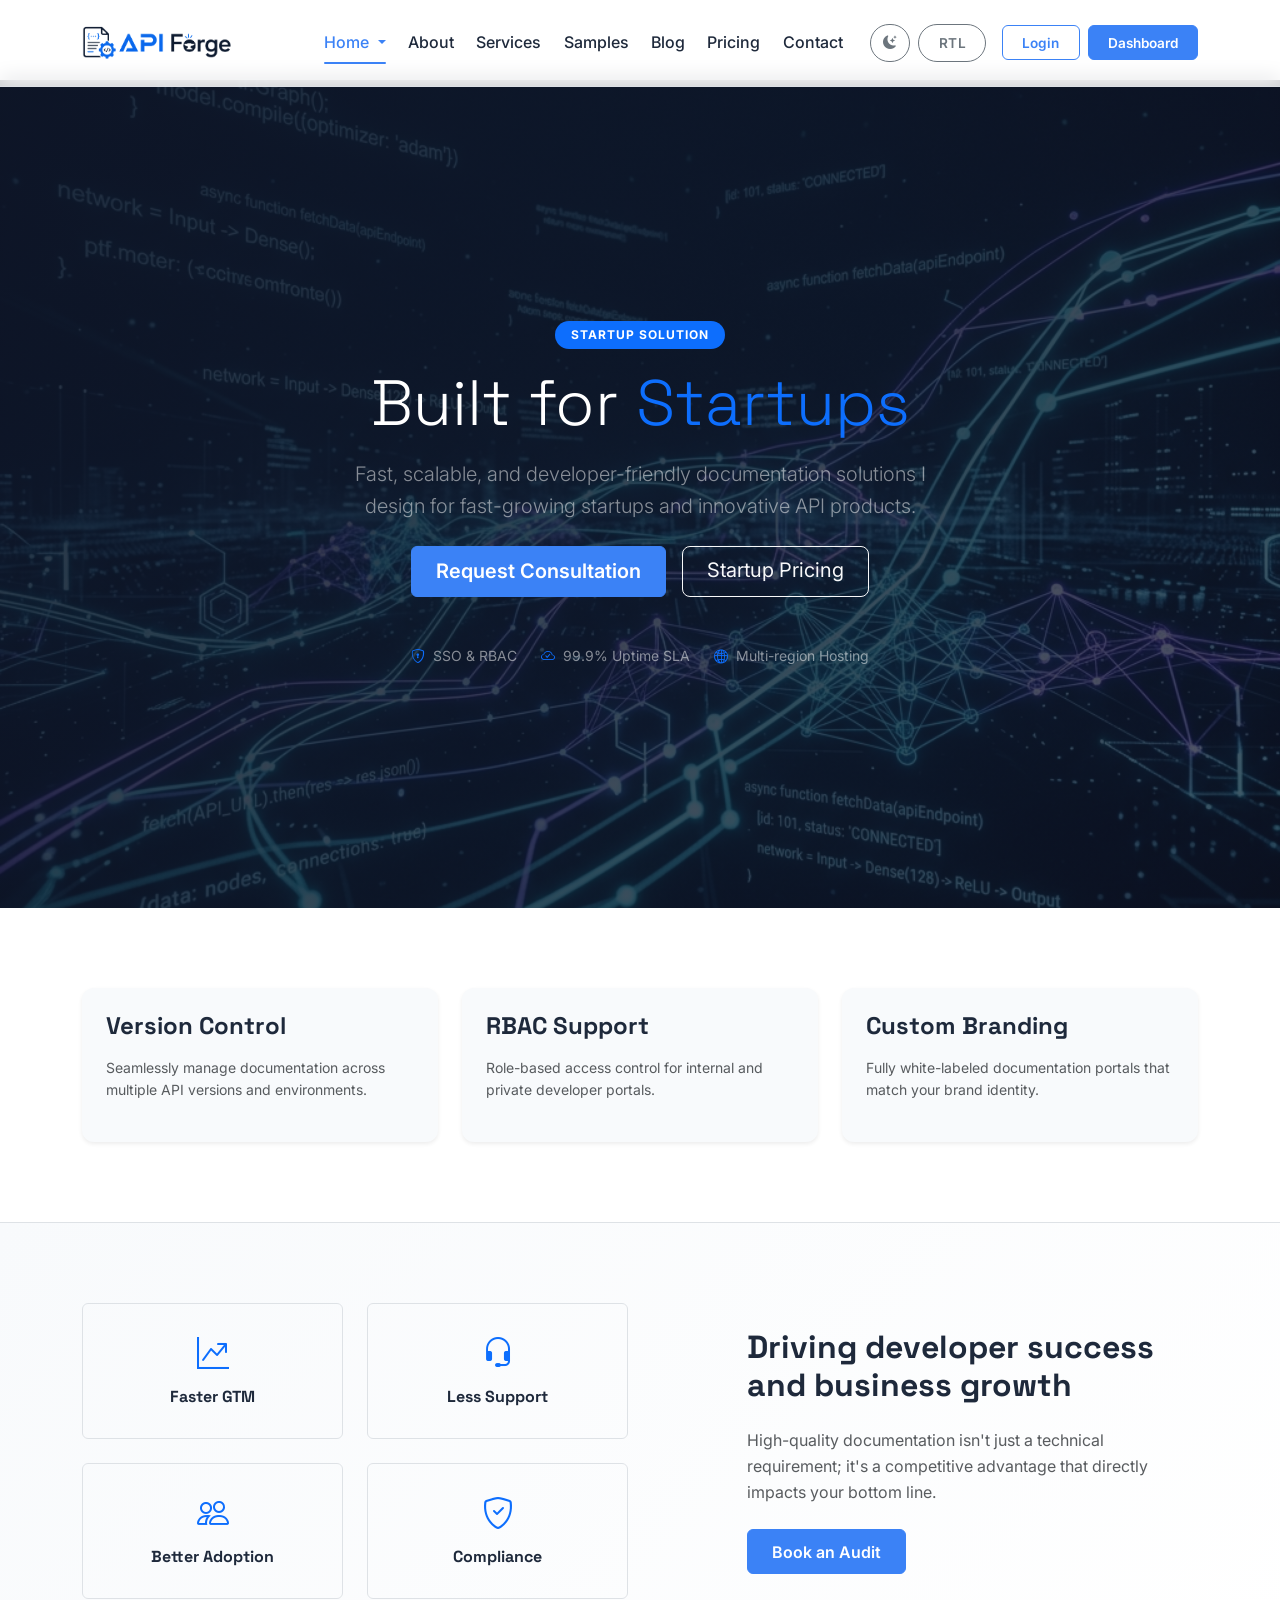
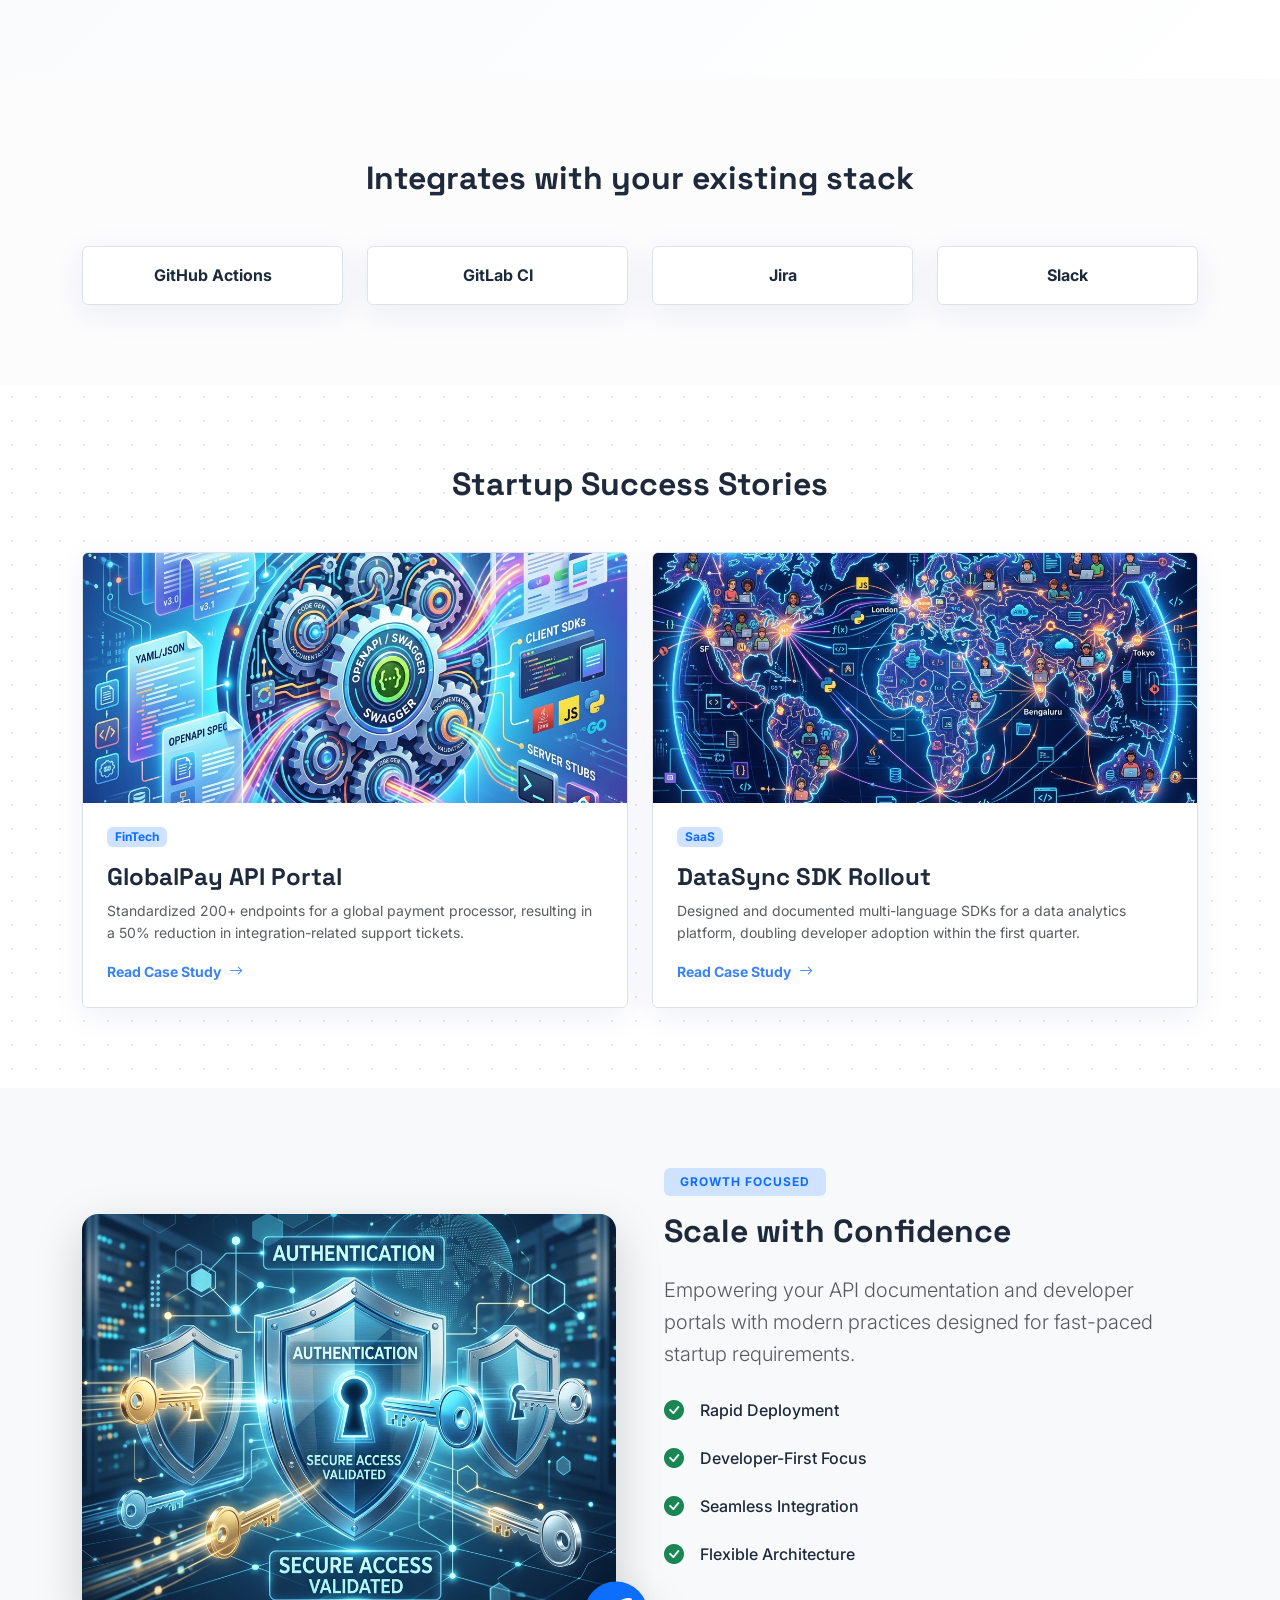
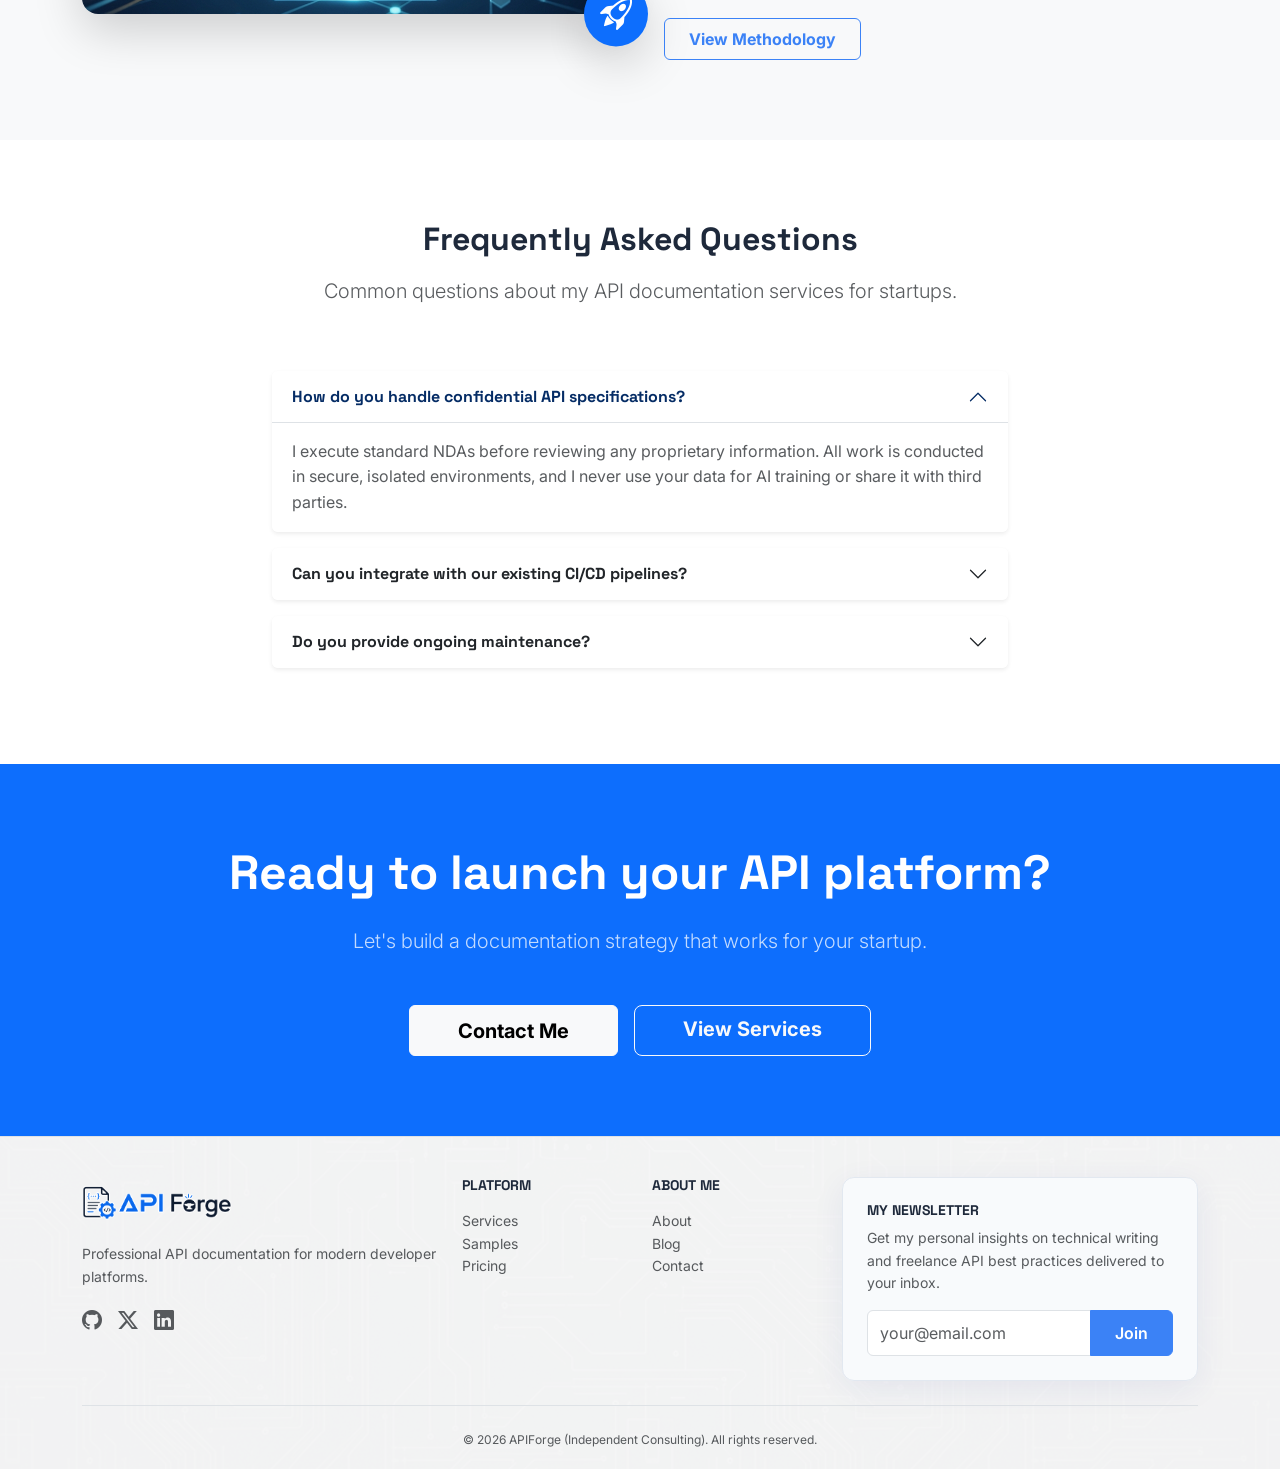
<file: index2.html>
<!DOCTYPE html>
<html lang="en">

<head>
    <meta charset="UTF-8">
    <meta name="viewport" content="width=device-width, initial-scale=1.0">
    <title>APIForge | Home 2 (Startups)</title>
    <link rel="icon" type="image/png" href="assets/images/favicon.png">
    <!-- Fonts -->
    <link rel="preconnect" href="https://fonts.googleapis.com">
    <link rel="preconnect" href="https://fonts.gstatic.com" crossorigin>
    <link
        href="https://fonts.googleapis.com/css2?family=Inter:wght@400;500;600;700&family=Space+Grotesk:wght@500;700;800&family=JetBrains+Mono&display=swap"
        rel="stylesheet">
    <!-- CSS -->
    <link href="https://cdn.jsdelivr.net/npm/bootstrap@5.3.0/dist/css/bootstrap.min.css" rel="stylesheet">
    <link rel="stylesheet" href="https://cdn.jsdelivr.net/npm/bootstrap-icons@1.11.0/font/bootstrap-icons.css">
    <link href="https://unpkg.com/aos@2.3.1/dist/aos.css" rel="stylesheet">
    <link rel="stylesheet" href="assets/css/style.css">
</head>

<body>
    <!-- Navigation -->
    <nav class="navbar navbar-expand-xl fixed-top">
        <div class="container">
            <a class="navbar-brand" href="index.html">
                <img src="assets/images/logo2.png" alt="Logo" class="brand-logo">
            </a>
            <button class="navbar-toggler ms-2" type="button" data-bs-toggle="collapse" data-bs-target="#navbarNav">
                <span class="navbar-toggler-icon"></span>
            </button>
            <div class="collapse navbar-collapse" id="navbarNav">
                <ul class="navbar-nav ms-auto align-items-center">
                    <li class="nav-item dropdown">
                        <a class="nav-link dropdown-toggle" href="#" id="homeDropdown" role="button" data-bs-toggle="dropdown" aria-expanded="false">
                            Home
                        </a>
                        <ul class="dropdown-menu" aria-labelledby="homeDropdown">
                            <li><a class="dropdown-item" href="index.html">Home 1 (Modern)</a></li>
                            <li><a class="dropdown-item" href="index2.html">Home 2 (Startups)</a></li>
                        </ul>
                    </li>
                    <li class="nav-item"><a class="nav-link" href="about.html">About</a></li>
                    <li class="nav-item"><a class="nav-link" href="services.html">Services</a></li>
                    <li class="nav-item"><a class="nav-link" href="api-samples.html">Samples</a></li>
                    <li class="nav-item"><a class="nav-link" href="blog.html">Blog</a></li>
                    <li class="nav-item"><a class="nav-link" href="pricing.html">Pricing</a></li>
                    <li class="nav-item"><a class="nav-link" href="contact.html">Contact</a></li>
                    
                    <!-- Themes & RTL -->
                    <li class="nav-item ms-xl-3">
                        <div class="d-flex align-items-center gap-2">
                            <button class="btn btn-sm btn-outline-secondary theme-toggle" aria-label="Toggle theme">
                                <i class="bi bi-moon-stars-fill"></i>
                            </button>
                            <button class="btn btn-sm btn-outline-secondary rtl-toggle btn-rtl-text" aria-label="Toggle RTL">
                                RTL
                            </button>
                        </div>
                    </li>

                    <!-- Login & Dashboard -->
                    <li class="nav-item ms-xl-3">
                        <a class="btn btn-outline-primary btn-sm px-3" href="login.html">Login</a>
                    </li>
                    <li class="nav-item ms-lg-2">
                        <a class="btn btn-primary btn-sm px-3" href="dashboard.html">Dashboard</a>
                    </li>
                </ul>
            </div>
        </div>
    </nav>

    <!-- Section 1: Startup Hero -->
    <section class="hero-section section-padding bg-light-subtle position-relative overflow-hidden bg-image bg-overlay"
        style="background-image: url('assets/img/hero_bg.png');">

        <div class="container">
            <div class="row justify-content-center">
                <div class="col-lg-8 text-center" data-aos="fade-up">
                    <span class="badge rounded-pill bg-primary mb-3 px-3 py-2 text-uppercase fw-bold"
                        style="letter-spacing: 1px;">Startup Solution</span>
                    <h2 class="display-3 text-white mb-3">Built for <span class="text-primary">Startups</span>
                    </h2>
                    <p class="lead text-white-50 mb-4 mx-auto" style="max-width: 600px;">Fast, scalable, and developer-friendly documentation solutions I design for fast-growing startups and innovative API products.</p>
                    <div class="d-flex justify-content-center flex-wrap gap-3 mb-5">
                        <a href="contact.html" class="btn btn-primary btn-lg px-4">Request Consultation</a>
                        <a href="pricing.html" class="btn btn-outline-light btn-lg px-4">Startup Pricing</a>
                    </div>
                    <div class="d-flex justify-content-center align-items-center flex-wrap gap-4 text-white-50 small">
                        <span><i class="bi bi-shield-lock text-primary me-2"></i>SSO & RBAC</span>
                        <span><i class="bi bi-cloud-check text-primary me-2"></i>99.9% Uptime SLA</span>
                        <span><i class="bi bi-globe2 text-primary me-2"></i>Multi-region Hosting</span>
                    </div>
                </div>
            </div>
        </div>
    </section>

    <!-- Section 2: Core Startup Features -->
    <section class="section-padding border-bottom">
        <div class="container">
            <div class="row g-4 justify-content-center">
                <div class="col-md-6 col-lg-4" data-aos="fade-up" data-aos-delay="100">
                    <div class="card h-100 p-4 border-0 shadow-sm glass-card">
                        <h4 class="fw-bold mb-3">Version Control</h4>
                        <p class="text-muted small">Seamlessly manage documentation across multiple API versions and
                            environments.</p>
                    </div>
                </div>
                <div class="col-md-6 col-lg-4" data-aos="fade-up" data-aos-delay="200">
                    <div class="card h-100 p-4 border-0 shadow-sm glass-card">
                        <h4 class="fw-bold mb-3">RBAC Support</h4>
                        <p class="text-muted small">Role-based access control for internal and private developer
                            portals.</p>
                    </div>
                </div>
                <div class="col-md-6 col-lg-4" data-aos="fade-up" data-aos-delay="300">
                    <div class="card h-100 p-4 border-0 shadow-sm glass-card">
                        <h4 class="fw-bold mb-3">Custom Branding</h4>
                        <p class="text-muted small">Fully white-labeled documentation portals that match your brand
                            identity.</p>
                    </div>
                </div>
            </div>
        </div>
    </section>

    <!-- Section 3: Business Benefits -->
    <section class="section-padding bg-soft-gradient">
        <div class="container">
            <div class="row align-items-center">
                <div class="col-lg-6" data-aos="fade-right">
                    <div class="row g-4">
                        <div class="col-6">
                            <div class="p-4 border rounded text-center expertise-badge">
                                <i class="bi bi-graph-up-arrow fs-2 text-primary d-block mb-2"></i>
                                <h6 class="fw-bold">Faster GTM</h6>
                            </div>
                        </div>
                        <div class="col-6">
                            <div class="p-4 border rounded text-center expertise-badge">
                                <i class="bi bi-headset fs-2 text-primary d-block mb-2"></i>
                                <h6 class="fw-bold">Less Support</h6>
                            </div>
                        </div>
                        <div class="col-6">
                            <div class="p-4 border rounded text-center expertise-badge">
                                <i class="bi bi-people fs-2 text-primary d-block mb-2"></i>
                                <h6 class="fw-bold">Better Adoption</h6>
                            </div>
                        </div>
                        <div class="col-6">
                            <div class="p-4 border rounded text-center expertise-badge">
                                <i class="bi bi-shield-check fs-2 text-primary d-block mb-2"></i>
                                <h6 class="fw-bold">Compliance</h6>
                            </div>
                        </div>
                    </div>
                </div>
                <div class="col-lg-5 offset-lg-1 mt-5 mt-lg-0 text-center text-lg-start" data-aos="fade-left">
                    <h2 class="mb-4">Driving developer success and business growth</h2>
                    <p class="text-muted mb-4">High-quality documentation isn't just a technical requirement; it's a
                        competitive advantage that directly impacts your bottom line.</p>
                    <a href="contact.html" class="btn btn-primary">Book an Audit</a>
                </div>
            </div>
        </div>
    </section>

    <!-- Section 3: Supported Integrations -->
    <section class="section-padding bg-light-subtle">
        <div class="container text-center">
            <h2 class="mb-5" data-aos="fade-up">Integrates with your existing stack</h2>
            <div class="row g-4 justify-content-center">
                <div class="col-6 col-md-3" data-aos="zoom-in" data-aos-delay="100">
                    <div class="p-3 border rounded bg-white glass-card"><span class="fw-bold">GitHub Actions</span>
                    </div>
                </div>
                <div class="col-6 col-md-3" data-aos="zoom-in" data-aos-delay="200">
                    <div class="p-3 border rounded bg-white glass-card"><span class="fw-bold">GitLab CI</span></div>
                </div>
                <div class="col-6 col-md-3" data-aos="zoom-in" data-aos-delay="300">
                    <div class="p-3 border rounded bg-white glass-card"><span class="fw-bold">Jira</span></div>
                </div>
                <div class="col-6 col-md-3" data-aos="zoom-in" data-aos-delay="400">
                    <div class="p-3 border rounded bg-white glass-card"><span class="fw-bold">Slack</span></div>
                </div>
            </div>
        </div>
    </section>

    <!-- Section 5: Case Studies -->
    <section class="section-padding bg-dot-pattern">
        <div class="container">
            <h2 class="text-center mb-5" data-aos="fade-up">Startup Success Stories</h2>
            <div class="row g-4">
                <div class="col-md-6" data-aos="fade-right">
                    <div class="p-0 border rounded h-100 glass-card overflow-hidden d-flex flex-column">
                        <img src="assets/img/blog_1.png" alt="FinTech" class="w-100 object-fit-cover"
                            style="height: 250px;">
                        <div class="p-4 d-flex flex-column flex-grow-1">
                            <span class="badge bg-primary-subtle text-primary mb-3 align-self-start">FinTech</span>
                            <h4 class="fw-bold">GlobalPay API Portal</h4>
                            <p class="text-muted small flex-grow-1">Standardized 200+ endpoints for a global payment processor,
                                resulting in a 50% reduction in integration-related support tickets.</p>
                            <a href="#" class="case-study-link text-decoration-none small fw-bold mt-auto">Read Case Study <i
                                    class="bi bi-arrow-right"></i></a>
                        </div>
                    </div>
                </div>
                <div class="col-md-6" data-aos="fade-left">
                    <div class="p-0 border rounded h-100 glass-card overflow-hidden d-flex flex-column">
                        <img src="assets/img/blog_2.png" alt="SaaS" class="w-100 object-fit-cover"
                            style="height: 250px;">
                        <div class="p-4 d-flex flex-column flex-grow-1">
                            <span class="badge bg-primary-subtle text-primary mb-3 align-self-start">SaaS</span>
                            <h4 class="fw-bold">DataSync SDK Rollout</h4>
                            <p class="text-muted small flex-grow-1">Designed and documented multi-language SDKs for a data analytics
                                platform, doubling developer adoption within the first quarter.</p>
                            <a href="#" class="case-study-link text-decoration-none small fw-bold mt-auto">Read Case Study <i
                                    class="bi bi-arrow-right"></i></a>
                        </div>
                    </div>
                </div>
            </div>
        </div>
    </section>

    <!-- Section 6: Startup Focus -->
    <section class="section-padding bg-light">
        <div class="container">
            <div class="row align-items-center g-5">
                <div class="col-lg-6" data-aos="fade-right">
                    <div class="position-relative">
                        <img src="assets/img/service_auth.png" alt="Startup Growth" class="img-fluid rounded-4 shadow-lg w-100 object-fit-cover" style="height: 400px; object-position: center;">
                        <div class="position-absolute top-100 start-100 translate-middle badge bg-primary rounded-circle p-3 shadow-lg d-none d-md-block" style="z-index: 10;">
                            <i class="bi bi-rocket-takeoff fs-2"></i>
                        </div>
                    </div>
                </div>
                <div class="col-lg-6" data-aos="fade-left">
                    <span class="badge bg-primary-subtle text-primary mb-3 px-3 py-2 fw-bold text-uppercase" style="letter-spacing: 1px;">Growth Focused</span>
                    <h2 class="mb-4 fw-bold">Scale with Confidence</h2>
                    <p class="text-muted mb-4 lead">Empowering your API documentation and developer portals with modern practices designed for fast-paced startup requirements.</p>
                    <ul class="list-unstyled mb-5">
                        <li class="mb-3 d-flex align-items-center"><i class="bi bi-check-circle-fill text-success me-3 fs-5"></i> <span class="fw-medium">Rapid Deployment</span></li>
                        <li class="mb-3 d-flex align-items-center"><i class="bi bi-check-circle-fill text-success me-3 fs-5"></i> <span class="fw-medium">Developer-First Focus</span></li>
                        <li class="mb-3 d-flex align-items-center"><i class="bi bi-check-circle-fill text-success me-3 fs-5"></i> <span class="fw-medium">Seamless Integration</span></li>
                        <li class="mb-3 d-flex align-items-center"><i class="bi bi-check-circle-fill text-success me-3 fs-5"></i> <span class="fw-medium">Flexible Architecture</span></li>
                    </ul>
                    <a href="contact.html" class="btn btn-outline-primary px-4 py-2 fw-bold">View Methodology</a>
                </div>
            </div>
        </div>
    </section>

    <!-- Section 7: FAQs -->
    <section class="section-padding">
        <div class="container">
            <div class="row justify-content-center mb-5">
                <div class="col-lg-8 text-center" data-aos="fade-up">
                    <h2 class="fw-bold mb-3">Frequently Asked Questions</h2>
                    <p class="text-muted lead">Common questions about my API documentation services for startups.</p>
                </div>
            </div>
            <div class="row justify-content-center">
                <div class="col-lg-8" data-aos="fade-up" data-aos-delay="100">
                    <div class="accordion" id="enterpriseFaq">
                        <div class="accordion-item border-0 mb-3 rounded shadow-sm glass-card overflow-hidden">
                            <h2 class="accordion-header">
                                <button class="accordion-button fw-bold bg-transparent" type="button" data-bs-toggle="collapse" data-bs-target="#faq1">
                                    How do you handle confidential API specifications?
                                </button>
                            </h2>
                            <div id="faq1" class="accordion-collapse collapse show" data-bs-parent="#enterpriseFaq">
                                <div class="accordion-body text-muted">
                                    I execute standard NDAs before reviewing any proprietary information. All work is conducted in secure, isolated environments, and I never use your data for AI training or share it with third parties.
                                </div>
                            </div>
                        </div>
                        <div class="accordion-item border-0 mb-3 rounded shadow-sm glass-card overflow-hidden">
                            <h2 class="accordion-header">
                                <button class="accordion-button collapsed fw-bold bg-transparent" type="button" data-bs-toggle="collapse" data-bs-target="#faq2">
                                    Can you integrate with our existing CI/CD pipelines?
                                </button>
                            </h2>
                            <div id="faq2" class="accordion-collapse collapse" data-bs-parent="#enterpriseFaq">
                                <div class="accordion-body text-muted">
                                    Yes, I specialize in "Docs as Code" methodologies. I can seamlessly integrate with GitHub Actions, GitLab CI, Jenkins, and other tools to automate documentation deployment alongside your code releases.
                                </div>
                            </div>
                        </div>
                        <div class="accordion-item border-0 mb-3 rounded shadow-sm glass-card overflow-hidden">
                            <h2 class="accordion-header">
                                <button class="accordion-button collapsed fw-bold bg-transparent" type="button" data-bs-toggle="collapse" data-bs-target="#faq3">
                                    Do you provide ongoing maintenance?
                                </button>
                            </h2>
                            <div id="faq3" class="accordion-collapse collapse" data-bs-parent="#enterpriseFaq">
                                <div class="accordion-body text-muted">
                                    I offer monthly retainer packages for startup clients to ensure documentation stays up-to-date with your API's lifecycle, including versioning and deprecation handling.
                                </div>
                            </div>
                        </div>
                    </div>
                </div>
            </div>
        </div>
    </section>

    <!-- Section 5: Final CTA -->
    <section class="section-padding bg-primary text-white text-center" data-aos="zoom-in">
        <div class="container">
            <h2 class="display-5 fw-bold mb-4">Ready to launch your API platform?</h2>
            <p class="lead mb-5 opacity-75">Let's build a documentation strategy that works for your startup.</p>
            <div class="d-flex justify-content-center flex-wrap gap-3">
                <a href="contact.html" class="btn btn-light btn-lg px-5 fw-bold">Contact Me</a>
                <a href="services.html" class="btn btn-outline-light btn-lg px-5 fw-bold">View Services</a>
            </div>
        </div>
    </section>

    <!-- Footer -->
    <footer class="footer-padding border-top">
        <div class="container">
            <div class="row g-4">
                <div class="col-md-12 col-lg-4">
                    <a class="navbar-brand d-block mb-3" href="index.html">
                        <img src="assets/images/logo2.png" alt="Logo" class="brand-logo">
                    </a>
                    <p class="text-muted small">Professional API documentation for modern developer platforms.</p>
                    <div class="d-flex gap-3 mb-4">
                        <a href="#" class="text-muted fs-5"><i class="bi bi-github"></i></a>
                        <a href="#" class="text-muted fs-5"><i class="bi bi-twitter-x"></i></a>
                        <a href="#" class="text-muted fs-5"><i class="bi bi-linkedin"></i></a>
                    </div>
                </div>
                <div class="col-6 col-md-6 col-lg-2">
                    <h5 class="mb-3 small fw-bold text-uppercase">Platform</h5>
                    <ul class="list-unstyled small">
                        <li><a href="services.html" class="text-muted text-decoration-none">Services</a></li>
                        <li><a href="api-samples.html" class="text-muted text-decoration-none">Samples</a></li>
                        <li><a href="pricing.html" class="text-muted text-decoration-none">Pricing</a></li>
                    </ul>
                </div>
                <div class="col-6 col-md-6 col-lg-2">
                    <h5 class="mb-3 small fw-bold text-uppercase">About Me</h5>
                    <ul class="list-unstyled small">
                        <li><a href="about.html" class="text-muted text-decoration-none">About</a></li>
                        <li><a href="blog.html" class="text-muted text-decoration-none">Blog</a></li>
                        <li><a href="contact.html" class="text-muted text-decoration-none">Contact</a></li>
                    </ul>
                </div>
                <div class="col-md-12 col-lg-4">
                    <div class="newsletter-box glass-card">
                        <h5 class="mb-2 small fw-bold text-uppercase">My Newsletter</h5>
                        <p class="small text-muted mb-3">Get my personal insights on technical writing and freelance API best practices delivered to your inbox.</p>
                        <form>
                            <div class="input-group">
                                <input type="email" class="form-control" placeholder="your@email.com">
                                <button class="btn btn-primary px-4" type="button">Join</button>
                            </div>
                        </form>
                    </div>
                </div>
            </div>
            <div class="mt-4 pt-4 border-top text-center text-muted smaller">
                <p class="mb-0">&copy; 2026 APIForge (Independent Consulting). All rights reserved.</p>
            </div>
        </div>
    </footer>

    <script src="https://cdn.jsdelivr.net/npm/bootstrap@5.3.0/dist/js/bootstrap.bundle.min.js"></script>
    <script src="https://unpkg.com/aos@2.3.1/dist/aos.js"></script>
    <script src="assets/js/main.js"></script>
</body>

</html>
</file>
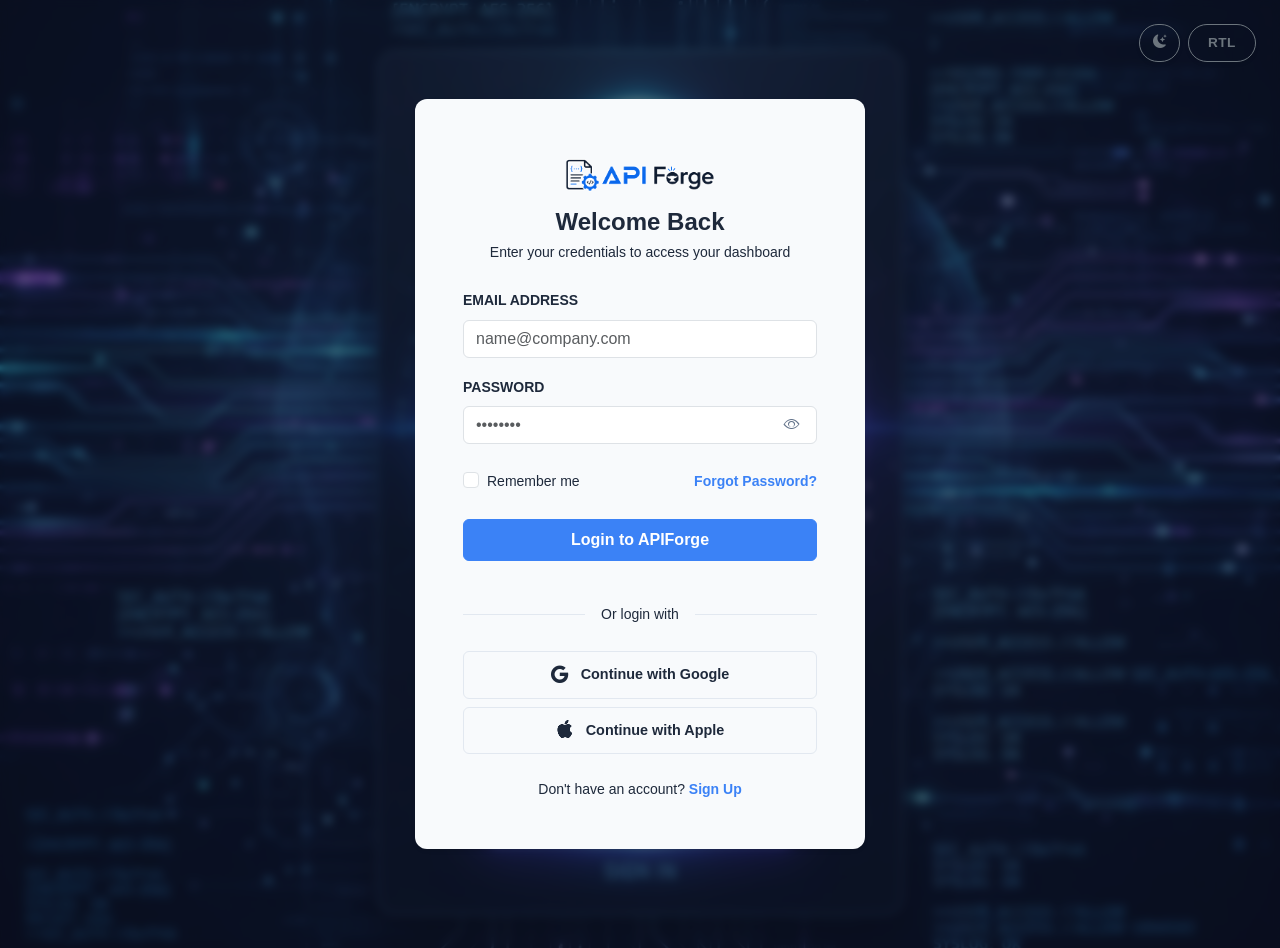
<file: login.html>
<!DOCTYPE html>
<html lang="en">

<head>
    <meta charset="UTF-8">
    <meta name="viewport" content="width=device-width, initial-scale=1.0">
    <title>Login | APIForge</title>
    <link rel="icon" type="image/png" href="assets/images/favicon.png">
    <link href="https://cdn.jsdelivr.net/npm/bootstrap@5.3.0/dist/css/bootstrap.min.css" rel="stylesheet">
    <link rel="stylesheet" href="https://cdn.jsdelivr.net/npm/bootstrap-icons@1.11.0/font/bootstrap-icons.css">
    <link href="https://unpkg.com/aos@2.3.1/dist/aos.css" rel="stylesheet">
    <link rel="stylesheet" href="assets/css/style.css">
</head>

<body class="auth-page bg-image bg-overlay" style="background-image: url('assets/img/auth_bg.png');">
    <div class="position-fixed top-0 end-0 m-3 m-md-4 d-flex gap-2 z-3">
        <button class="btn btn-sm btn-outline-secondary theme-toggle shadow-sm" aria-label="Toggle theme">
            <i class="bi bi-moon-stars-fill"></i>
        </button>
        <button class="btn btn-sm btn-outline-secondary rtl-toggle shadow-sm btn-rtl-text" aria-label="Toggle RTL">
            RTL
        </button>
    </div>
    <div class="container d-flex align-items-center justify-content-center min-vh-100">
        <div class="card border-0 shadow-sm p-4 p-md-5 glass-card" style="max-width: 450px; width: 100%;"
            data-aos="zoom-in">
            <div class="text-center mb-4">
                <a href="index.html" class="navbar-brand fs-2 d-block"><img src="assets/images/logo2.png" alt="Logo"
                        class="brand-logo"></a>
                <h1 class="h4 fw-bold">Welcome Back</h1>
                <p class="text-muted small">Enter your credentials to access your dashboard</p>
            </div>
            <form>
                <div class="mb-3">
                    <label class="form-label small fw-bold text-uppercase">Email Address</label>
                    <input type="email" class="form-control" placeholder="name@company.com" required>
                </div>
                <div class="mb-4">
                    <label class="form-label small fw-bold text-uppercase">Password</label>
                    <div class="password-field-container">
                        <input type="password" class="form-control pe-5" placeholder="••••••••" required>
                        <i class="bi bi-eye password-toggle"></i>
                    </div>
                </div>
                <div class="mb-4 d-flex justify-content-between align-items-center">
                    <div class="form-check">
                        <input class="form-check-input" type="checkbox" id="rememberMe">
                        <label class="form-check-label small text-muted" for="rememberMe">
                            Remember me
                        </label>
                    </div>
                    <a href="#" class="small text-decoration-none fw-bold auth-link">Forgot Password?</a>
                </div>
                <button type="submit" class="btn btn-primary w-100 py-2 fw-bold mb-3">Login to APIForge</button>

                <div class="social-login-divider">
                    <span>Or login with</span>
                </div>

                <div class="d-grid gap-2 mb-4">
                    <button type="button" class="btn btn-social">
                        <i class="bi bi-google"></i> Continue with Google
                    </button>
                    <button type="button" class="btn btn-social">
                        <i class="bi bi-apple"></i> Continue with Apple
                    </button>
                </div>

                <div class="text-center">
                    <p class="small text-muted mb-0">Don't have an account? <a href="signup.html"
                            class="text-decoration-none fw-bold auth-link">Sign Up</a></p>
                </div>
            </form>
        </div>
    </div>
    <script src="https://cdn.jsdelivr.net/npm/bootstrap@5.3.0/dist/js/bootstrap.bundle.min.js"></script>
    <script src="https://unpkg.com/aos@2.3.1/dist/aos.js"></script>
    <script src="assets/js/main.js"></script>
</body>

</html>
</file>
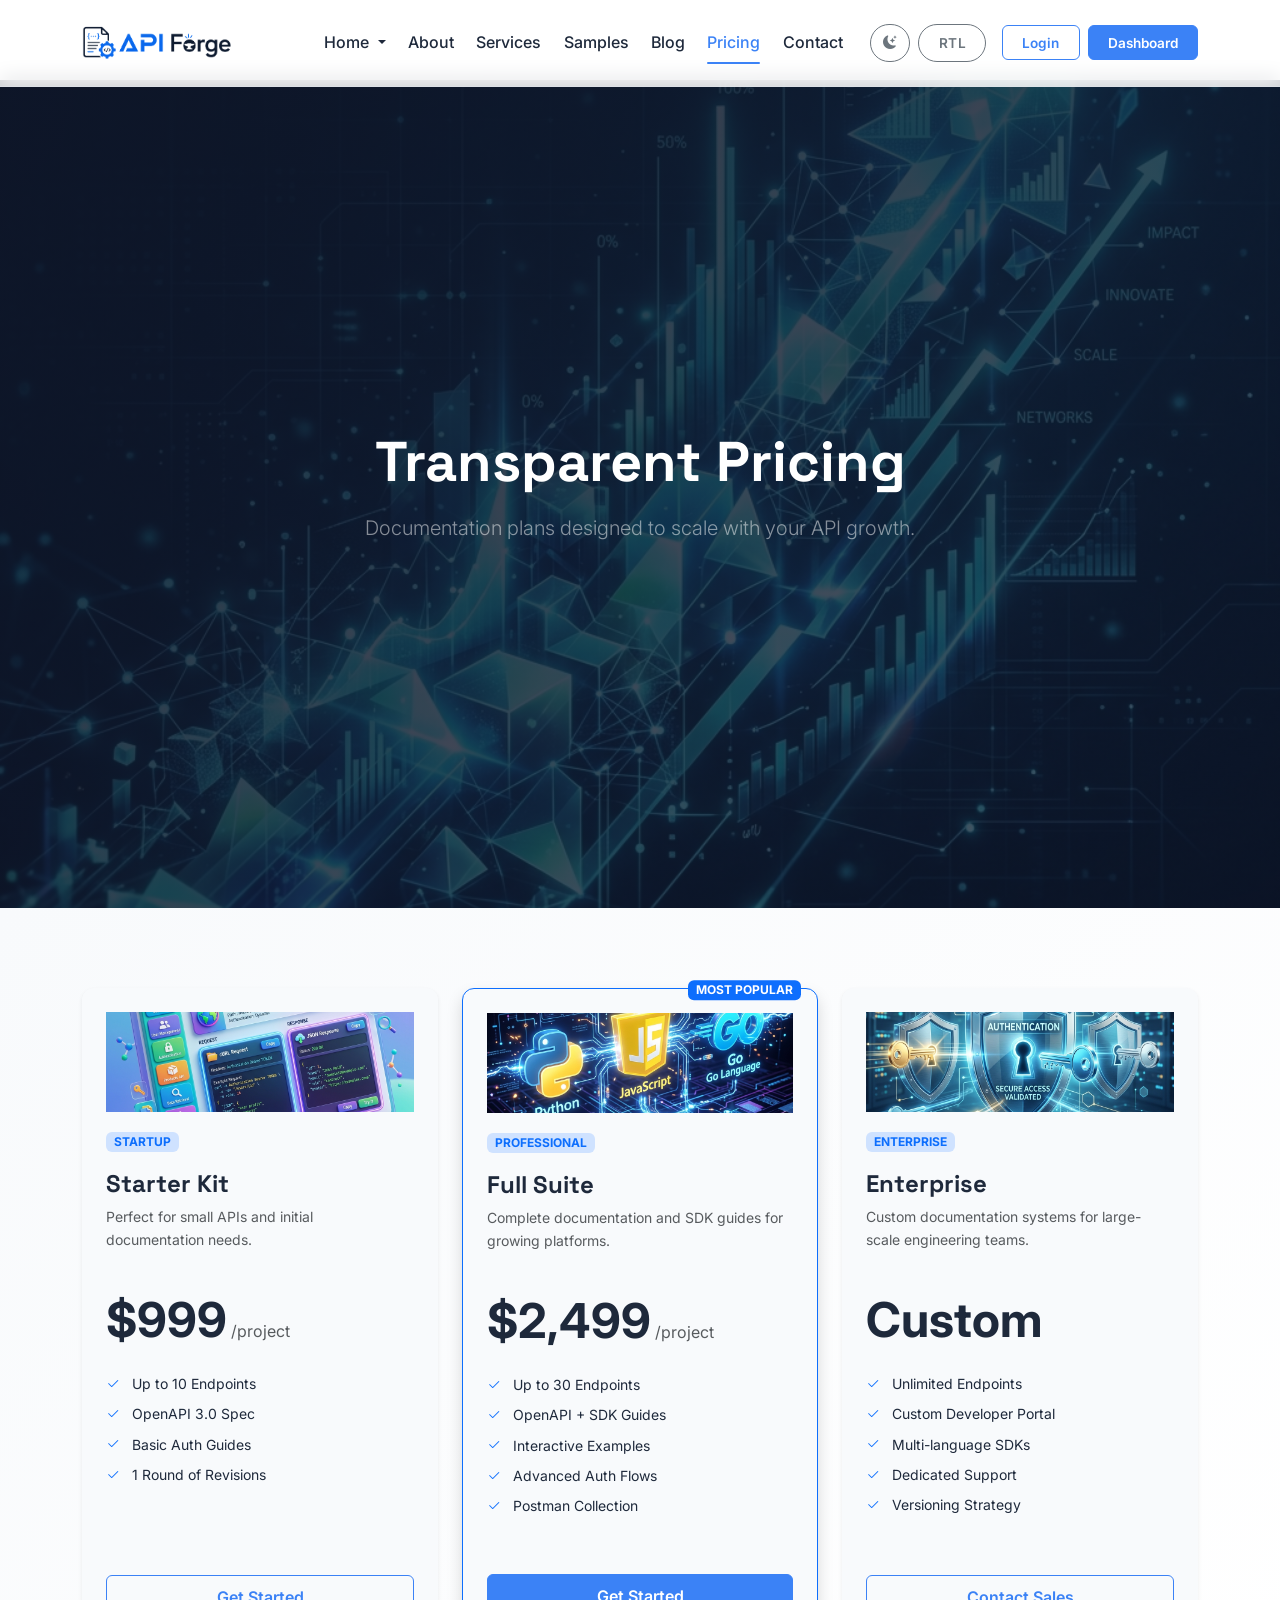
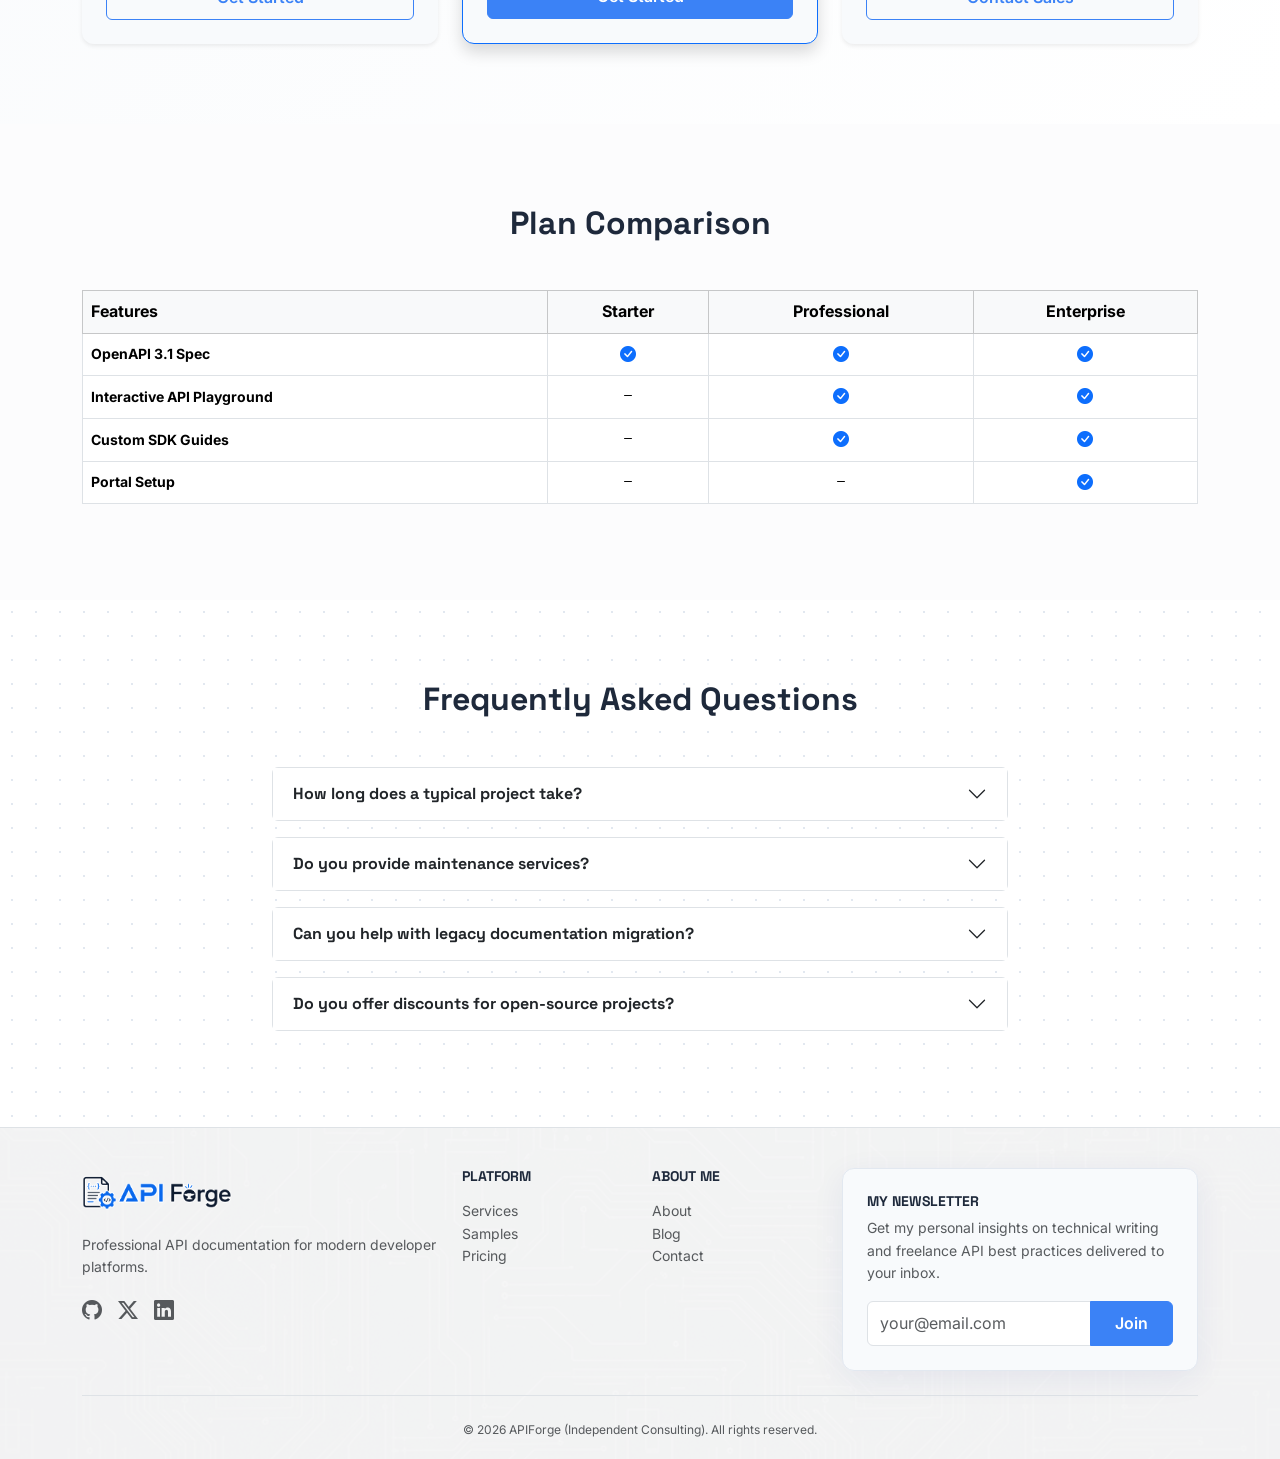
<file: pricing.html>
<!DOCTYPE html>
<html lang="en">
<head>
    <meta charset="UTF-8">
    <meta name="viewport" content="width=device-width, initial-scale=1.0">
    <title>Pricing | APIForge</title>
    <link rel="icon" type="image/png" href="assets/images/favicon.png">
    <!-- Fonts & CSS -->
    <link rel="preconnect" href="https://fonts.googleapis.com">
    <link rel="preconnect" href="https://fonts.gstatic.com" crossorigin>
    <link href="https://fonts.googleapis.com/css2?family=Inter:wght@400;500;600;700&family=Space+Grotesk:wght@500;700;800&family=JetBrains+Mono&display=swap" rel="stylesheet">
    <link href="https://cdn.jsdelivr.net/npm/bootstrap@5.3.0/dist/css/bootstrap.min.css" rel="stylesheet">
    <link rel="stylesheet" href="https://cdn.jsdelivr.net/npm/bootstrap-icons@1.11.0/font/bootstrap-icons.css">
    <link href="https://unpkg.com/aos@2.3.1/dist/aos.css" rel="stylesheet">
    <link rel="stylesheet" href="assets/css/style.css">
</head>
<body>
    <!-- Navigation -->
    <nav class="navbar navbar-expand-xl fixed-top">
        <div class="container">
            <a class="navbar-brand" href="index.html">
                <img src="assets/images/logo2.png" alt="Logo" class="brand-logo">
            </a>
            <button class="navbar-toggler ms-2" type="button" data-bs-toggle="collapse" data-bs-target="#navbarNav">
                <span class="navbar-toggler-icon"></span>
            </button>
            <div class="collapse navbar-collapse" id="navbarNav">
                <ul class="navbar-nav ms-auto align-items-center">
                    <li class="nav-item dropdown">
                        <a class="nav-link dropdown-toggle" href="#" id="homeDropdown" role="button" data-bs-toggle="dropdown" aria-expanded="false">
                            Home
                        </a>
                        <ul class="dropdown-menu" aria-labelledby="homeDropdown">
                            <li><a class="dropdown-item" href="index.html">Home 1 (Modern)</a></li>
                            <li><a class="dropdown-item" href="index2.html">Home 2 (Startups)</a></li>
                        </ul>
                    </li>
                    <li class="nav-item"><a class="nav-link" href="about.html">About</a></li>
                    <li class="nav-item"><a class="nav-link" href="services.html">Services</a></li>
                    <li class="nav-item"><a class="nav-link" href="api-samples.html">Samples</a></li>
                    <li class="nav-item"><a class="nav-link" href="blog.html">Blog</a></li>
                    <li class="nav-item"><a class="nav-link" href="pricing.html">Pricing</a></li>
                    <li class="nav-item"><a class="nav-link" href="contact.html">Contact</a></li>
                    
                    <!-- Themes & RTL -->
                    <li class="nav-item ms-xl-3">
                        <div class="d-flex align-items-center gap-2">
                            <button class="btn btn-sm btn-outline-secondary theme-toggle" aria-label="Toggle theme">
                                <i class="bi bi-moon-stars-fill"></i>
                            </button>
                            <button class="btn btn-sm btn-outline-secondary rtl-toggle btn-rtl-text" aria-label="Toggle RTL">
                                RTL
                            </button>
                        </div>
                    </li>

                    <!-- Login & Dashboard -->
                    <li class="nav-item ms-xl-3">
                        <a class="btn btn-outline-primary btn-sm px-3" href="login.html">Login</a>
                    </li>
                    <li class="nav-item ms-lg-2">
                        <a class="btn btn-primary btn-sm px-3" href="dashboard.html">Dashboard</a>
                    </li>
                </ul>
            </div>
        </div>
    </nav>

    <header class="hero-section section-padding bg-light-subtle position-relative overflow-hidden bg-image bg-overlay" style="background-image: url('assets/img/pricing_bg.png');">

        <div class="container text-center" data-aos="fade-up">
            <h1 class="display-4 fw-bold mb-3 text-white">Transparent Pricing</h1>
            <p class="lead text-white-50 mx-auto" style="max-width: 700px;">Documentation plans designed to scale with your API growth.</p>
        </div>
    </header>

    <!-- Section 1: Pricing Grid -->
    <section class="section-padding bg-soft-gradient">
        <div class="container">
            <div class="row g-4 justify-content-center">
                <div class="col-md-6 col-lg-4" data-aos="fade-up" data-aos-delay="100">
                    <div class="card h-100 border-0 shadow-sm p-4 glass-card">
                        <div class="mb-3">
                            <img src="assets/img/service_openapi.png" alt="Startup" class="service-card-img" style="height: 100px;">
                        </div>
                        <div class="mb-3"><span class="badge bg-primary-subtle text-primary text-uppercase">Startup</span></div>
                        <h3 class="h4 fw-bold">Starter Kit</h3>
                        <p class="text-muted small">Perfect for small APIs and initial documentation needs.</p>
                        <div class="my-4">
                            <span class="display-5 fw-bold">$999</span>
                            <span class="text-muted">/project</span>
                        </div>
                        <ul class="list-unstyled mb-5 small">
                            <li class="mb-2"><i class="bi bi-check2 text-primary me-2"></i> Up to 10 Endpoints</li>
                            <li class="mb-2"><i class="bi bi-check2 text-primary me-2"></i> OpenAPI 3.0 Spec</li>
                            <li class="mb-2"><i class="bi bi-check2 text-primary me-2"></i> Basic Auth Guides</li>
                            <li class="mb-2"><i class="bi bi-check2 text-primary me-2"></i> 1 Round of Revisions</li>
                        </ul>
                        <a href="contact.html" class="btn btn-outline-primary w-100 mt-auto">Get Started</a>
                    </div>
                </div>
                <div class="col-md-6 col-lg-4" data-aos="fade-up" data-aos-delay="200">
                    <div class="card h-100 border-primary shadow p-4 position-relative glass-card">
                        <div class="position-absolute top-0 end-0 translate-middle-y me-3"><span class="badge bg-primary text-uppercase">Most Popular</span></div>
                        <div class="mb-3">
                            <img src="assets/img/service_sdk.png" alt="Professional" class="service-card-img" style="height: 100px;">
                        </div>
                        <div class="mb-3"><span class="badge bg-primary-subtle text-primary text-uppercase">Professional</span></div>
                        <h3 class="h4 fw-bold">Full Suite</h3>
                        <p class="text-muted small">Complete documentation and SDK guides for growing platforms.</p>
                        <div class="my-4">
                            <span class="display-5 fw-bold">$2,499</span>
                            <span class="text-muted">/project</span>
                        </div>
                        <ul class="list-unstyled mb-5 small">
                            <li class="mb-2"><i class="bi bi-check2 text-primary me-2"></i> Up to 30 Endpoints</li>
                            <li class="mb-2"><i class="bi bi-check2 text-primary me-2"></i> OpenAPI + SDK Guides</li>
                            <li class="mb-2"><i class="bi bi-check2 text-primary me-2"></i> Interactive Examples</li>
                            <li class="mb-2"><i class="bi bi-check2 text-primary me-2"></i> Advanced Auth Flows</li>
                            <li class="mb-2"><i class="bi bi-check2 text-primary me-2"></i> Postman Collection</li>
                        </ul>
                        <a href="contact.html" class="btn btn-primary w-100 mt-auto">Get Started</a>
                    </div>
                </div>
                <div class="col-md-6 col-lg-4" data-aos="fade-up" data-aos-delay="300">
                    <div class="card h-100 border-0 shadow-sm p-4 glass-card">
                        <div class="mb-3">
                            <img src="assets/img/service_auth.png" alt="Enterprise" class="service-card-img" style="height: 100px;">
                        </div>
                        <div class="mb-3"><span class="badge bg-primary-subtle text-primary text-uppercase">Enterprise</span></div>
                        <h3 class="h4 fw-bold">Enterprise</h3>
                        <p class="text-muted small">Custom documentation systems for large-scale engineering teams.</p>
                        <div class="my-4">
                            <span class="display-5 fw-bold">Custom</span>
                        </div>
                        <ul class="list-unstyled mb-5 small">
                            <li class="mb-2"><i class="bi bi-check2 text-primary me-2"></i> Unlimited Endpoints</li>
                            <li class="mb-2"><i class="bi bi-check2 text-primary me-2"></i> Custom Developer Portal</li>
                            <li class="mb-2"><i class="bi bi-check2 text-primary me-2"></i> Multi-language SDKs</li>
                            <li class="mb-2"><i class="bi bi-check2 text-primary me-2"></i> Dedicated Support</li>
                            <li class="mb-2"><i class="bi bi-check2 text-primary me-2"></i> Versioning Strategy</li>
                        </ul>
                        <a href="contact.html" class="btn btn-outline-primary w-100 mt-auto">Contact Sales</a>
                    </div>
                </div>
            </div>
        </div>
    </section>

    <!-- Section 2: Comparison Table -->
    <section class="section-padding bg-light-subtle">
        <div class="container">
            <h2 class="text-center mb-5 fw-bold" data-aos="fade-up">Plan Comparison</h2>
            <div class="table-responsive" data-aos="fade-up">
                <table class="table table-bordered bg-white text-center align-middle">
                    <thead class="table-light">
                        <tr>
                            <th class="text-start">Features</th>
                            <th>Starter</th>
                            <th>Professional</th>
                            <th>Enterprise</th>
                        </tr>
                    </thead>
                    <tbody>
                        <tr>
                            <td class="text-start small fw-bold">OpenAPI 3.1 Spec</td>
                            <td><i class="bi bi-check-circle-fill text-primary"></i></td>
                            <td><i class="bi bi-check-circle-fill text-primary"></i></td>
                            <td><i class="bi bi-check-circle-fill text-primary"></i></td>
                        </tr>
                        <tr>
                            <td class="text-start small fw-bold">Interactive API Playground</td>
                            <td><i class="bi bi-dash"></i></td>
                            <td><i class="bi bi-check-circle-fill text-primary"></i></td>
                            <td><i class="bi bi-check-circle-fill text-primary"></i></td>
                        </tr>
                        <tr>
                            <td class="text-start small fw-bold">Custom SDK Guides</td>
                            <td><i class="bi bi-dash"></i></td>
                            <td><i class="bi bi-check-circle-fill text-primary"></i></td>
                            <td><i class="bi bi-check-circle-fill text-primary"></i></td>
                        </tr>
                        <tr>
                            <td class="text-start small fw-bold">Portal Setup</td>
                            <td><i class="bi bi-dash"></i></td>
                            <td><i class="bi bi-dash"></i></td>
                            <td><i class="bi bi-check-circle-fill text-primary"></i></td>
                        </tr>
                    </tbody>
                </table>
            </div>
        </div>
    </section>

    <!-- Section 3: FAQ -->
    <section class="section-padding bg-dot-pattern">
        <div class="container">
            <h2 class="text-center mb-5 fw-bold" data-aos="fade-up">Frequently Asked Questions</h2>
            <div class="row justify-content-center">
                <div class="col-lg-8" data-aos="fade-up">
                    <div class="accordion accordion-flush" id="faqAccordion">
                        <div class="accordion-item border rounded mb-3">
                            <h2 class="accordion-header">
                                <button class="accordion-button collapsed fw-bold small" type="button" data-bs-toggle="collapse" data-bs-target="#faq1">
                                    How long does a typical project take?
                                </button>
                            </h2>
                            <div id="faq1" class="accordion-collapse collapse" data-bs-parent="#faqAccordion">
                                <div class="accordion-body text-muted small">
                                    A Starter Kit project usually takes 2 weeks, while the Full Suite can take 4-6 weeks depending on the number of endpoints and complexity.
                                </div>
                            </div>
                        </div>
                        <div class="accordion-item border rounded mb-3">
                            <h2 class="accordion-header">
                                <button class="accordion-button collapsed fw-bold small" type="button" data-bs-toggle="collapse" data-bs-target="#faq2">
                                    Do you provide maintenance services?
                                </button>
                            </h2>
                            <div id="faq2" class="accordion-collapse collapse" data-bs-parent="#faqAccordion">
                                <div class="accordion-body text-muted small">
                                    Yes, I offer monthly maintenance plans to keep your documentation in sync with your API updates and new feature releases.
                                </div>
                            </div>
                        </div>
                        <div class="accordion-item border rounded mb-3">
                            <h2 class="accordion-header">
                                <button class="accordion-button collapsed fw-bold small" type="button" data-bs-toggle="collapse" data-bs-target="#faq3">
                                    Can you help with legacy documentation migration?
                                </button>
                            </h2>
                            <div id="faq3" class="accordion-collapse collapse" data-bs-parent="#faqAccordion">
                                <div class="accordion-body text-muted small">
                                    Absolutely. I can audit your existing documentation, identify gaps, and migrate it to modern formats like OpenAPI or markdown-based portals.
                                </div>
                            </div>
                        </div>
                        <div class="accordion-item border rounded mb-3">
                            <h2 class="accordion-header">
                                <button class="accordion-button collapsed fw-bold small" type="button" data-bs-toggle="collapse" data-bs-target="#faq4">
                                    Do you offer discounts for open-source projects?
                                </button>
                            </h2>
                            <div id="faq4" class="accordion-collapse collapse" data-bs-parent="#faqAccordion">
                                <div class="accordion-body text-muted small">
                                    Yes, I love supporting the open-source community. Projects with a valid OSI license are eligible for significant discounts on all my plans.
                                </div>
                            </div>
                        </div>
                    </div>
                </div>
            </div>
        </div>
    </section>

    <!-- Footer -->
    <footer class="footer-padding border-top">
        <div class="container">
            <div class="row g-4">
                <div class="col-md-12 col-lg-4">
                    <a class="navbar-brand d-block mb-3" href="index.html">
                        <img src="assets/images/logo2.png" alt="Logo" class="brand-logo">
                    </a>
                    <p class="text-muted small">Professional API documentation for modern developer platforms.</p>
                    <div class="d-flex gap-3 mb-4">
                        <a href="#" class="text-muted fs-5"><i class="bi bi-github"></i></a>
                        <a href="#" class="text-muted fs-5"><i class="bi bi-twitter-x"></i></a>
                        <a href="#" class="text-muted fs-5"><i class="bi bi-linkedin"></i></a>
                    </div>
                </div>
                <div class="col-6 col-md-6 col-lg-2">
                    <h5 class="mb-3 small fw-bold text-uppercase">Platform</h5>
                    <ul class="list-unstyled small">
                        <li><a href="services.html" class="text-muted text-decoration-none">Services</a></li>
                        <li><a href="api-samples.html" class="text-muted text-decoration-none">Samples</a></li>
                        <li><a href="pricing.html" class="text-muted text-decoration-none">Pricing</a></li>
                    </ul>
                </div>
                <div class="col-6 col-md-6 col-lg-2">
                    <h5 class="mb-3 small fw-bold text-uppercase">About Me</h5>
                    <ul class="list-unstyled small">
                        <li><a href="about.html" class="text-muted text-decoration-none">About</a></li>
                        <li><a href="blog.html" class="text-muted text-decoration-none">Blog</a></li>
                        <li><a href="contact.html" class="text-muted text-decoration-none">Contact</a></li>
                    </ul>
                </div>
                <div class="col-md-12 col-lg-4">
                    <div class="newsletter-box glass-card">
                        <h5 class="mb-2 small fw-bold text-uppercase">My Newsletter</h5>
                        <p class="small text-muted mb-3">Get my personal insights on technical writing and freelance API best practices delivered to your inbox.</p>
                        <form>
                            <div class="input-group">
                                <input type="email" class="form-control" placeholder="your@email.com">
                                <button class="btn btn-primary px-4" type="button">Join</button>
                            </div>
                        </form>
                    </div>
                </div>
            </div>
            <div class="mt-4 pt-4 border-top text-center text-muted smaller">
                <p class="mb-0">&copy; 2026 APIForge (Independent Consulting). All rights reserved.</p>
            </div>
        </div>
    </footer>

    <script src="https://cdn.jsdelivr.net/npm/bootstrap@5.3.0/dist/js/bootstrap.bundle.min.js"></script>
    <script src="https://unpkg.com/aos@2.3.1/dist/aos.js"></script>
    <script src="assets/js/main.js"></script>
</body>
</html>
</file>
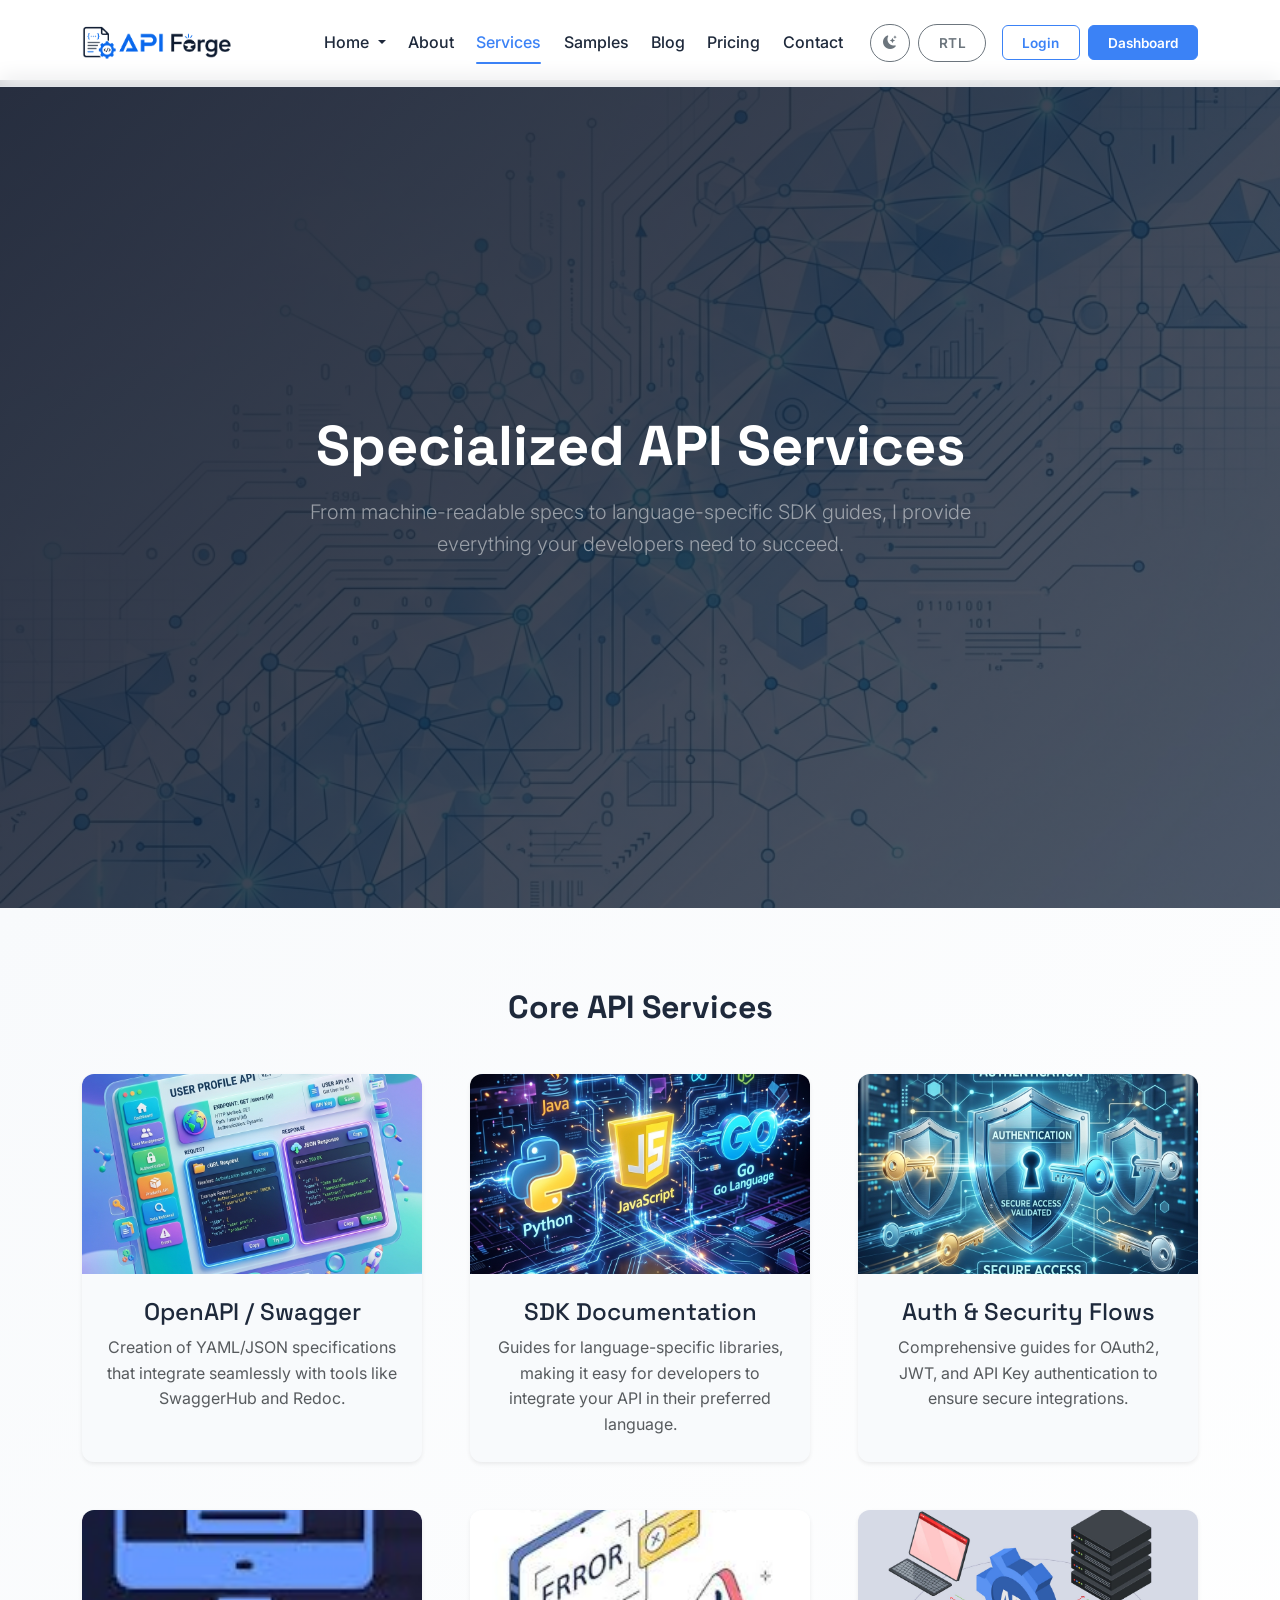
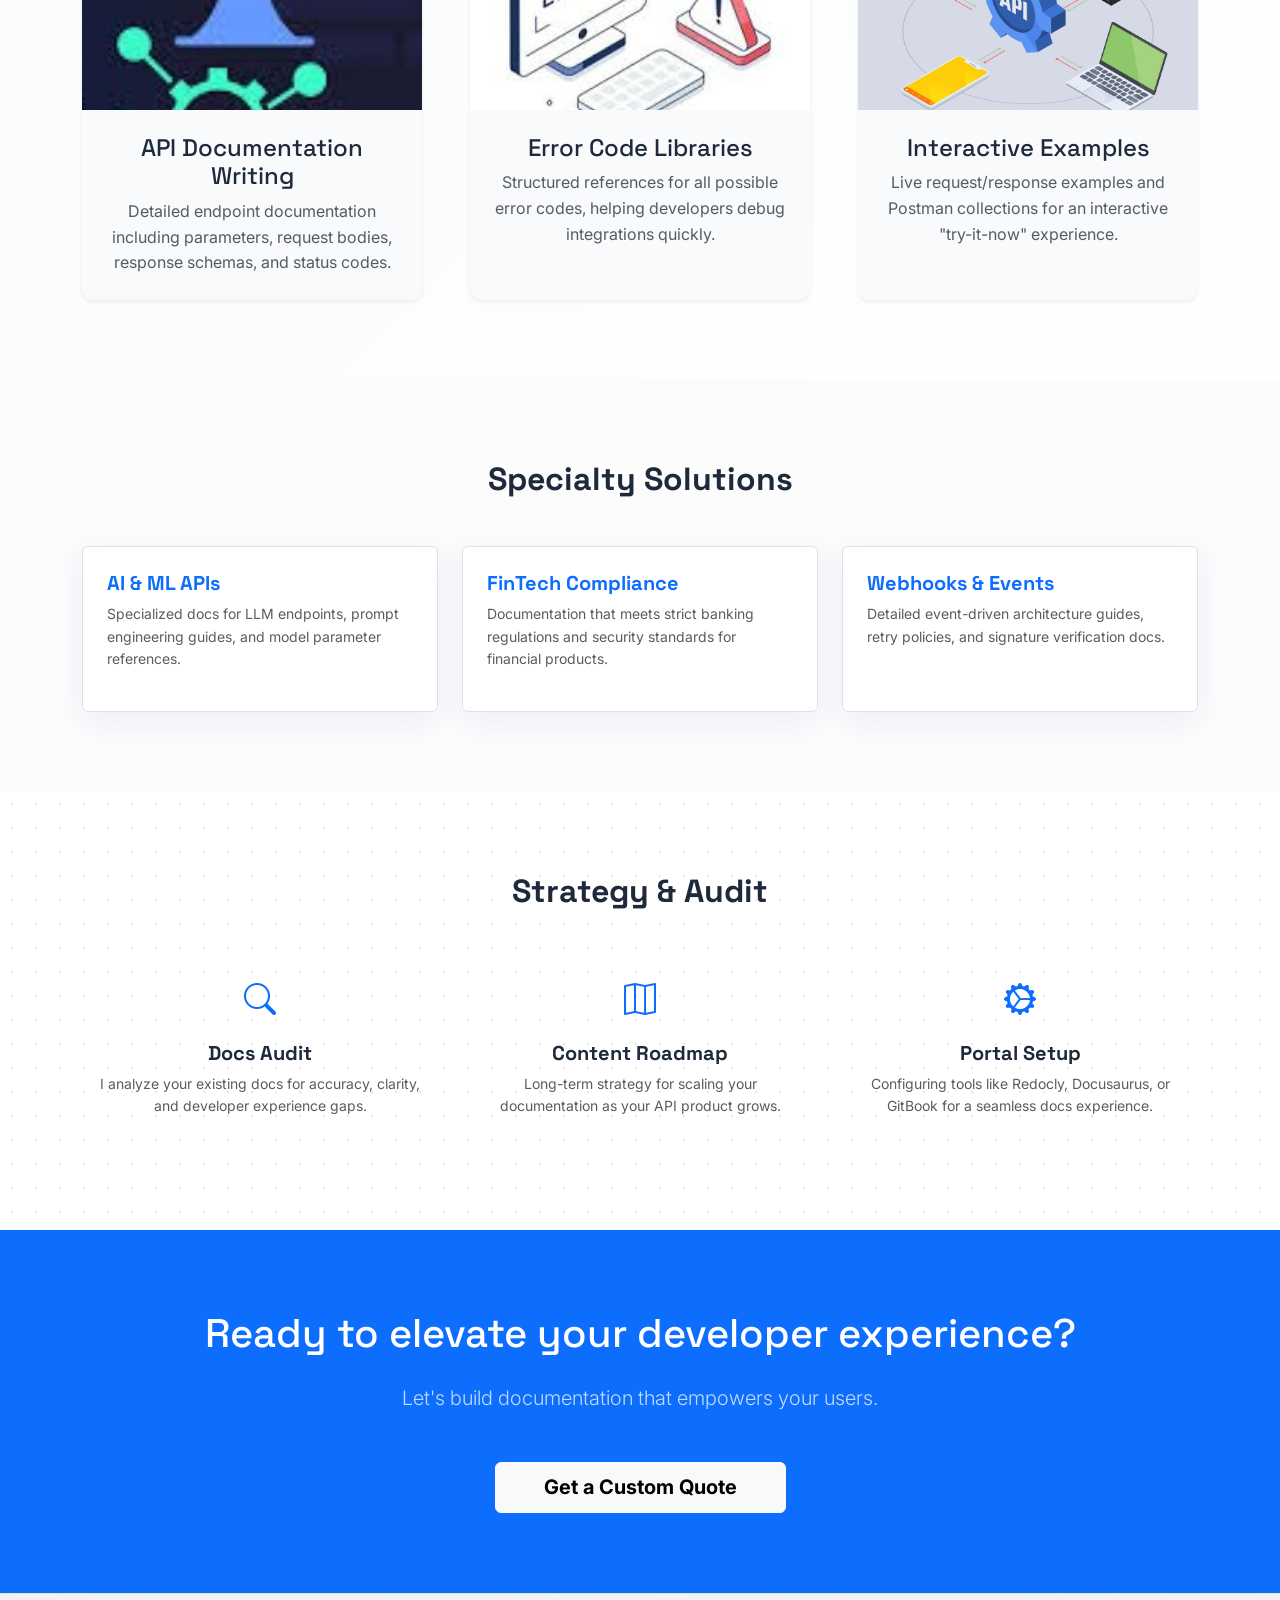
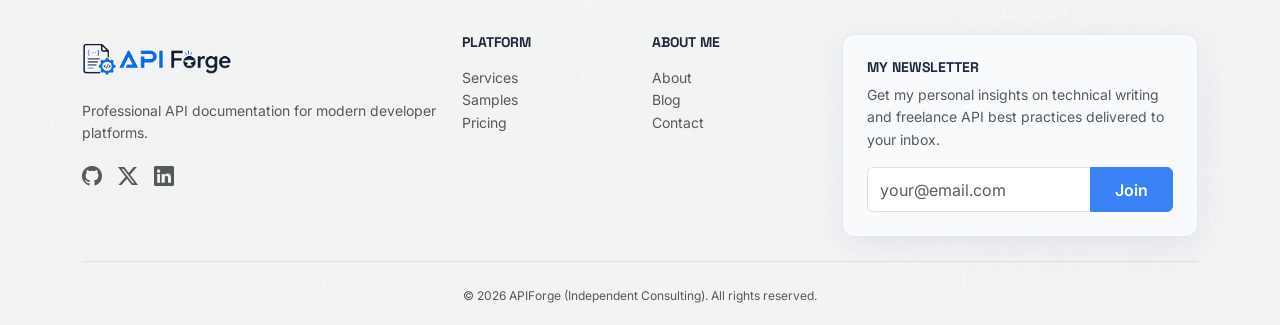
<file: services.html>
<!DOCTYPE html>
<html lang="en">

<head>
    <meta charset="UTF-8">
    <meta name="viewport" content="width=device-width, initial-scale=1.0">
    <title>Services | APIForge</title>
    <link rel="icon" type="image/png" href="assets/images/favicon.png">
    <!-- Fonts & CSS (same as index.html) -->
    <link rel="preconnect" href="https://fonts.googleapis.com">
    <link rel="preconnect" href="https://fonts.gstatic.com" crossorigin>
    <link
        href="https://fonts.googleapis.com/css2?family=Inter:wght@400;500;600;700&family=Space+Grotesk:wght@500;700;800&family=JetBrains+Mono&display=swap"
        rel="stylesheet">
    <link href="https://cdn.jsdelivr.net/npm/bootstrap@5.3.0/dist/css/bootstrap.min.css" rel="stylesheet">
    <link rel="stylesheet" href="https://cdn.jsdelivr.net/npm/bootstrap-icons@1.11.0/font/bootstrap-icons.css">
    <link href="https://unpkg.com/aos@2.3.1/dist/aos.css" rel="stylesheet">
    <link rel="stylesheet" href="assets/css/style.css">
</head>

<body>
    <!-- Navigation -->
    <nav class="navbar navbar-expand-xl fixed-top">
        <div class="container">
            <a class="navbar-brand" href="index.html">
                <img src="assets/images/logo2.png" alt="Logo" class="brand-logo">
            </a>
            <button class="navbar-toggler ms-2" type="button" data-bs-toggle="collapse" data-bs-target="#navbarNav">
                <span class="navbar-toggler-icon"></span>
            </button>
            <div class="collapse navbar-collapse" id="navbarNav">
                <ul class="navbar-nav ms-auto align-items-center">
                    <li class="nav-item dropdown">
                        <a class="nav-link dropdown-toggle" href="#" id="homeDropdown" role="button"
                            data-bs-toggle="dropdown" aria-expanded="false">
                            Home
                        </a>
                        <ul class="dropdown-menu" aria-labelledby="homeDropdown">
                            <li><a class="dropdown-item" href="index.html">Home 1 (Modern)</a></li>
                            <li><a class="dropdown-item" href="index2.html">Home 2 (Startups)</a></li>
                        </ul>
                    </li>
                    <li class="nav-item"><a class="nav-link" href="about.html">About</a></li>
                    <li class="nav-item"><a class="nav-link" href="services.html">Services</a></li>
                    <li class="nav-item"><a class="nav-link" href="api-samples.html">Samples</a></li>
                    <li class="nav-item"><a class="nav-link" href="blog.html">Blog</a></li>
                    <li class="nav-item"><a class="nav-link" href="pricing.html">Pricing</a></li>
                    <li class="nav-item"><a class="nav-link" href="contact.html">Contact</a></li>

                    <!-- Themes & RTL -->
                    <li class="nav-item ms-xl-3">
                        <div class="d-flex align-items-center gap-2">
                            <button class="btn btn-sm btn-outline-secondary theme-toggle" aria-label="Toggle theme">
                                <i class="bi bi-moon-stars-fill"></i>
                            </button>
                            <button class="btn btn-sm btn-outline-secondary rtl-toggle btn-rtl-text"
                                aria-label="Toggle RTL">
                                RTL
                            </button>
                        </div>
                    </li>

                    <!-- Login & Dashboard -->
                    <li class="nav-item ms-xl-3">
                        <a class="btn btn-outline-primary btn-sm px-3" href="login.html">Login</a>
                    </li>
                    <li class="nav-item ms-lg-2">
                        <a class="btn btn-primary btn-sm px-3" href="dashboard.html">Dashboard</a>
                    </li>
                </ul>
            </div>
        </div>
    </nav>

    <header class="hero-section section-padding bg-light-subtle position-relative overflow-hidden bg-image bg-overlay"
        style="background-image: url('assets/img/services_bg.png');">

        <div class="container text-center" data-aos="fade-up">
            <h1 class="display-4 fw-bold mb-3 text-white">Specialized API Services</h1>
            <p class="lead text-white-50 mx-auto" style="max-width: 700px;">From machine-readable specs to
                language-specific SDK guides, I provide everything your developers need to succeed.</p>
        </div>
    </header>

    <!-- Section 1: Main Services Grid -->
    <section class="section-padding bg-soft-gradient">
        <div class="container">
            <h2 class="text-center mb-5 fw-bold" data-aos="fade-up">Core API Services</h2>
            <div class="row g-5 justify-content-center">
                <!-- Service 2 -->
                <div class="col-md-6 col-lg-4" data-aos="fade-up" data-aos-delay="200">
                    <div class="card h-100 border-0 shadow-sm glass-card text-center overflow-hidden">
                        <img src="assets/img/service_openapi.png" alt="OpenAPI" class="service-card-img m-0">
                        <div class="card-body p-4">
                            <h3 class="h4">OpenAPI / Swagger</h3>
                            <p class="text-muted mb-0">Creation of YAML/JSON specifications that integrate seamlessly with tools
                                like SwaggerHub and Redoc.</p>
                        </div>
                    </div>
                </div>
                <!-- Service 3 -->
                <div class="col-md-6 col-lg-4" data-aos="fade-up" data-aos-delay="300">
                    <div class="card h-100 border-0 shadow-sm glass-card text-center overflow-hidden">
                        <img src="assets/img/service_sdk.png" alt="SDK" class="service-card-img m-0">
                        <div class="card-body p-4">
                            <h3 class="h4">SDK Documentation</h3>
                            <p class="text-muted mb-0">Guides for language-specific libraries, making it easy for developers to
                                integrate your API in their preferred language.</p>
                        </div>
                    </div>
                </div>
                <!-- Service 4 -->
                <div class="col-md-6 col-lg-4" data-aos="fade-up" data-aos-delay="100">
                    <div class="card h-100 border-0 shadow-sm glass-card text-center overflow-hidden">
                        <img src="assets/img/service_auth.png" alt="Auth" class="service-card-img m-0">
                        <div class="card-body p-4">
                            <h3 class="h4">Auth & Security Flows</h3>
                            <p class="text-muted mb-0">Comprehensive guides for OAuth2, JWT, and API Key authentication to ensure
                                secure integrations.</p>
                        </div>
                    </div>
                </div>
                <!-- Service 1 -->
                <div class="col-md-6 col-lg-4" data-aos="fade-up" data-aos-delay="100">
                    <div class="card h-100 border-0 shadow-sm glass-card text-center overflow-hidden">
                        <img src="assets/images/Service1.jfif" alt="Writing" class="service-card-img m-0">
                        <div class="card-body p-4">
                            <h3 class="h4">API Documentation Writing</h3>
                            <p class="text-muted mb-0">Detailed endpoint documentation including parameters, request bodies,
                                response schemas, and status codes.</p>
                        </div>
                    </div>
                </div>
                <!-- Service 5 -->
                <div class="col-md-6 col-lg-4" data-aos="fade-up" data-aos-delay="200">
                    <div class="card h-100 border-0 shadow-sm glass-card text-center overflow-hidden">
                        <img src="assets/images/Service5.jfif" alt="Errors" class="service-card-img m-0">
                        <div class="card-body p-4">
                            <h3 class="h4">Error Code Libraries</h3>
                            <p class="text-muted mb-0">Structured references for all possible error codes, helping developers
                                debug integrations quickly.</p>
                        </div>
                    </div>
                </div>
                <!-- Service 6 -->
                <div class="col-md-6 col-lg-4" data-aos="fade-up" data-aos-delay="300">
                    <div class="card h-100 border-0 shadow-sm glass-card text-center overflow-hidden">
                        <img src="assets/images/Service6.jpg" alt="Interactive" class="service-card-img m-0">
                        <div class="card-body p-4">
                            <h3 class="h4">Interactive Examples</h3>
                            <p class="text-muted mb-0">Live request/response examples and Postman collections for an interactive
                                "try-it-now" experience.</p>
                        </div>
                    </div>
                </div>
            </div>
        </div>
    </section>

    <!-- Section 2: Specialty Documentation -->
    <section class="section-padding bg-light-subtle">
        <div class="container">
            <h2 class="text-center mb-5 fw-bold" data-aos="fade-up">Specialty Solutions</h2>
            <div class="row g-4 justify-content-center">
                <div class="col-sm-6 col-md-4" data-aos="fade-up" data-aos-delay="100">
                    <div class="p-4 border rounded bg-white h-100 glass-card">
                        <h5 class="fw-bold text-primary">AI & ML APIs</h5>
                        <p class="text-muted small">Specialized docs for LLM endpoints, prompt engineering guides, and
                            model parameter references.</p>
                    </div>
                </div>
                <div class="col-sm-6 col-md-4" data-aos="fade-up" data-aos-delay="200">
                    <div class="p-4 border rounded bg-white h-100 glass-card">
                        <h5 class="fw-bold text-primary">FinTech Compliance</h5>
                        <p class="text-muted small">Documentation that meets strict banking regulations and security
                            standards for financial products.</p>
                    </div>
                </div>
                <div class="col-sm-6 col-md-4" data-aos="fade-up" data-aos-delay="300">
                    <div class="p-4 border rounded bg-white h-100 glass-card">
                        <h5 class="fw-bold text-primary">Webhooks & Events</h5>
                        <p class="text-muted small">Detailed event-driven architecture guides, retry policies, and
                            signature verification docs.</p>
                    </div>
                </div>
            </div>
        </div>
    </section>

    <!-- Section 3: Strategy & Audit -->
    <section class="section-padding bg-dot-pattern">
        <div class="container">
            <h2 class="text-center mb-5 fw-bold" data-aos="fade-up">Strategy & Audit</h2>
            <div class="row g-4 justify-content-center">
                <div class="col-sm-6 col-md-4" data-aos="fade-up" data-aos-delay="100">
                    <div class="text-center p-3">
                        <i class="bi bi-search fs-2 mb-3 d-block text-primary"></i>
                        <h5 class="fw-bold">Docs Audit</h5>
                        <p class="text-muted small">I analyze your existing docs for accuracy, clarity, and developer
                            experience gaps.</p>
                    </div>
                </div>
                <div class="col-sm-6 col-md-4" data-aos="fade-up" data-aos-delay="200">
                    <div class="text-center p-3">
                        <i class="bi bi-map fs-2 mb-3 d-block text-primary"></i>
                        <h5 class="fw-bold">Content Roadmap</h5>
                        <p class="text-muted small">Long-term strategy for scaling your documentation as your API
                            product grows.</p>
                    </div>
                </div>
                <div class="col-sm-6 col-md-4" data-aos="fade-up" data-aos-delay="300">
                    <div class="text-center p-3">
                        <i class="bi bi-gear-wide-connected fs-2 mb-3 d-block text-primary"></i>
                        <h5 class="fw-bold">Portal Setup</h5>
                        <p class="text-muted small">Configuring tools like Redocly, Docusaurus, or GitBook for a
                            seamless docs experience.</p>
                    </div>
                </div>
            </div>
        </div>
    </section>

    <section class="section-padding bg-primary text-white text-center" data-aos="zoom-in">
        <div class="container">
            <h2 class="h1 mb-4">Ready to elevate your developer experience?</h2>
            <p class="lead mb-5 opacity-75">Let's build documentation that empowers your users.</p>
            <a href="contact.html" class="btn btn-light btn-lg px-5 fw-bold">Get a Custom Quote</a>
        </div>
    </section>

    <!-- Footer -->
    <footer class="footer-padding border-top">
        <div class="container">
            <div class="row g-4">
                <div class="col-md-12 col-lg-4">
                    <a class="navbar-brand d-block mb-3" href="index.html">
                        <img src="assets/images/logo2.png" alt="Logo" class="brand-logo">
                    </a>
                    <p class="text-muted small">Professional API documentation for modern developer platforms.</p>
                    <div class="d-flex gap-3 mb-4">
                        <a href="#" class="text-muted fs-5"><i class="bi bi-github"></i></a>
                        <a href="#" class="text-muted fs-5"><i class="bi bi-twitter-x"></i></a>
                        <a href="#" class="text-muted fs-5"><i class="bi bi-linkedin"></i></a>
                    </div>
                </div>
                <div class="col-6 col-md-6 col-lg-2">
                    <h5 class="mb-3 small fw-bold text-uppercase">Platform</h5>
                    <ul class="list-unstyled small">
                        <li><a href="services.html" class="text-muted text-decoration-none">Services</a></li>
                        <li><a href="api-samples.html" class="text-muted text-decoration-none">Samples</a></li>
                        <li><a href="pricing.html" class="text-muted text-decoration-none">Pricing</a></li>
                    </ul>
                </div>
                <div class="col-6 col-md-6 col-lg-2">
                    <h5 class="mb-3 small fw-bold text-uppercase">About Me</h5>
                    <ul class="list-unstyled small">
                        <li><a href="about.html" class="text-muted text-decoration-none">About</a></li>
                        <li><a href="blog.html" class="text-muted text-decoration-none">Blog</a></li>
                        <li><a href="contact.html" class="text-muted text-decoration-none">Contact</a></li>
                    </ul>
                </div>
                <div class="col-md-12 col-lg-4">
                    <div class="newsletter-box glass-card">
                        <h5 class="mb-2 small fw-bold text-uppercase">My Newsletter</h5>
                        <p class="small text-muted mb-3">Get my personal insights on technical writing and freelance API best practices delivered to your inbox.</p>
                        <form>
                            <div class="input-group">
                                <input type="email" class="form-control" placeholder="your@email.com">
                                <button class="btn btn-primary px-4" type="button">Join</button>
                            </div>
                        </form>
                    </div>
                </div>
            </div>
            <div class="mt-4 pt-4 border-top text-center text-muted smaller">
                <p class="mb-0">&copy; 2026 APIForge (Independent Consulting). All rights reserved.</p>
            </div>
        </div>
    </footer>

    <script src="https://cdn.jsdelivr.net/npm/bootstrap@5.3.0/dist/js/bootstrap.bundle.min.js"></script>
    <script src="https://unpkg.com/aos@2.3.1/dist/aos.js"></script>
    <script src="assets/js/main.js"></script>
</body>

</html>
</file>
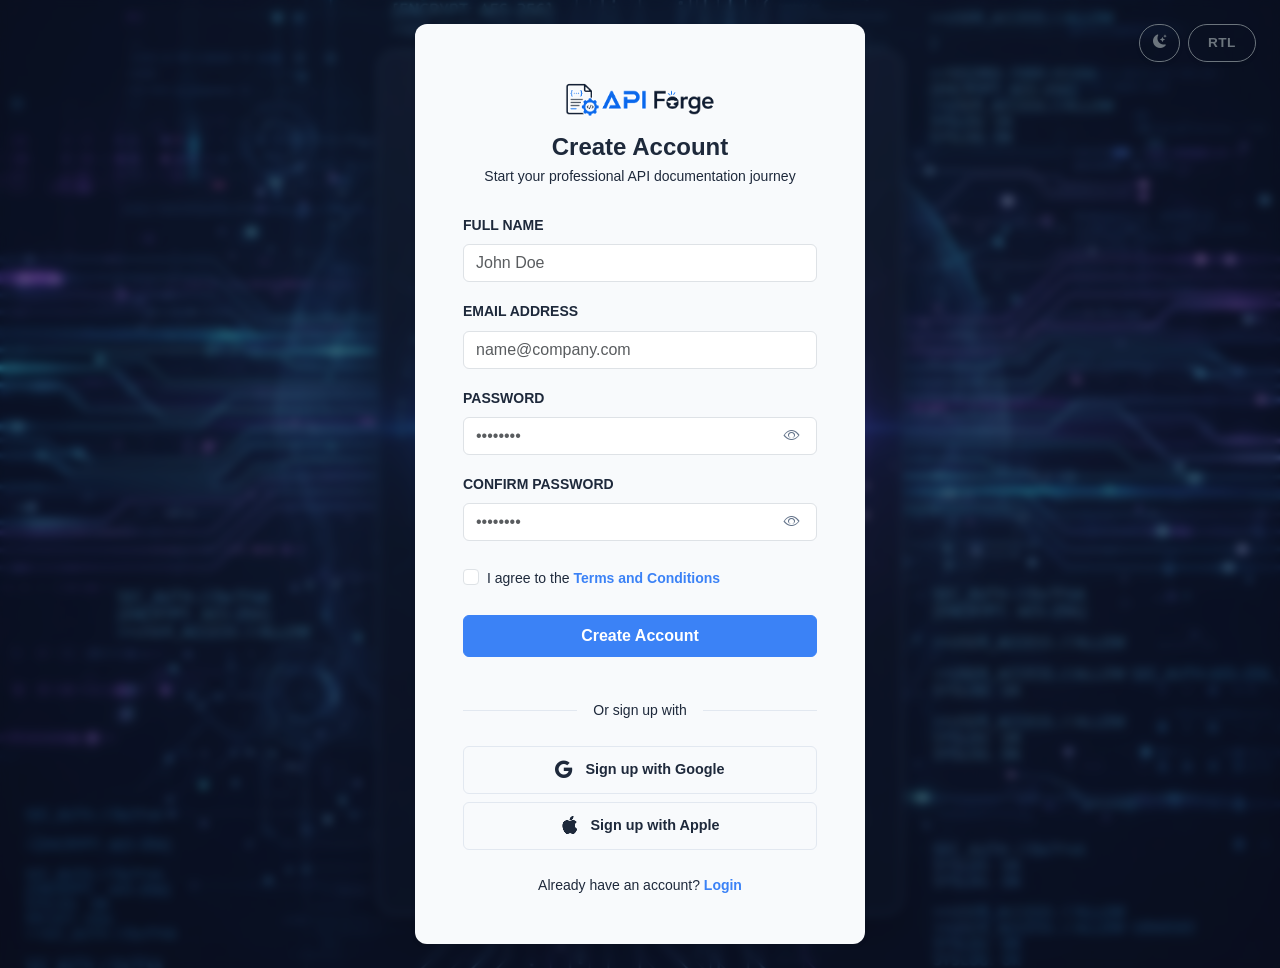
<file: signup.html>
<!DOCTYPE html>
<html lang="en">

<head>
    <meta charset="UTF-8">
    <meta name="viewport" content="width=device-width, initial-scale=1.0">
    <title>Sign Up | APIForge</title>
    <link rel="icon" type="image/png" href="assets/images/favicon.png">
    <link href="https://cdn.jsdelivr.net/npm/bootstrap@5.3.0/dist/css/bootstrap.min.css" rel="stylesheet">
    <link rel="stylesheet" href="https://cdn.jsdelivr.net/npm/bootstrap-icons@1.11.0/font/bootstrap-icons.css">
    <link href="https://unpkg.com/aos@2.3.1/dist/aos.css" rel="stylesheet">
    <link rel="stylesheet" href="assets/css/style.css">
</head>

<body class="auth-page bg-image bg-overlay" style="background-image: url('assets/img/auth_bg.png');">
    <div class="position-fixed top-0 end-0 m-3 m-md-4 d-flex gap-2 z-3">
        <button class="btn btn-sm btn-outline-secondary theme-toggle shadow-sm" aria-label="Toggle theme">
            <i class="bi bi-moon-stars-fill"></i>
        </button>
        <button class="btn btn-sm btn-outline-secondary rtl-toggle shadow-sm btn-rtl-text" aria-label="Toggle RTL">
            RTL
        </button>
    </div>
    <div class="container d-flex align-items-center justify-content-center min-vh-100">
        <div class="card border-0 shadow-sm p-4 p-md-5 glass-card" style="max-width: 450px; width: 100%;"
            data-aos="zoom-in">
            <div class="text-center mb-4">
                <a href="index.html" class="navbar-brand fs-2 d-block"><img src="assets/images/logo2.png" alt="Logo"
                        class="brand-logo"></a>
                <h1 class="h4 fw-bold">Create Account</h1>
                <p class="text-muted small">Start your professional API documentation journey</p>
            </div>
            <form>
                <div class="mb-3">
                    <label class="form-label small fw-bold text-uppercase">Full Name</label>
                    <input type="text" class="form-control" placeholder="John Doe" required>
                </div>
                <div class="mb-3">
                    <label class="form-label small fw-bold text-uppercase">Email Address</label>
                    <input type="email" class="form-control" placeholder="name@company.com" required>
                </div>
                <div class="mb-3">
                    <label class="form-label small fw-bold text-uppercase">Password</label>
                    <div class="password-field-container">
                        <input type="password" class="form-control pe-5" placeholder="••••••••" required>
                        <i class="bi bi-eye password-toggle"></i>
                    </div>
                </div>
                <div class="mb-4">
                    <label class="form-label small fw-bold text-uppercase">Confirm Password</label>
                    <div class="password-field-container">
                        <input type="password" class="form-control pe-5" placeholder="••••••••" required>
                        <i class="bi bi-eye password-toggle"></i>
                    </div>
                </div>

                <div class="mb-4">
                    <div class="form-check">
                        <input class="form-check-input" type="checkbox" id="termsCheck" required>
                        <label class="form-check-label small text-muted" for="termsCheck">
                            I agree to the <a href="#" class="text-decoration-none fw-bold auth-link">Terms and
                                Conditions</a>
                        </label>
                    </div>
                </div>

                <button type="submit" class="btn btn-primary w-100 py-2 fw-bold mb-3">Create Account</button>

                <div class="social-login-divider">
                    <span>Or sign up with</span>
                </div>

                <div class="d-grid gap-2 mb-4">
                    <button type="button" class="btn btn-social">
                        <i class="bi bi-google"></i> Sign up with Google
                    </button>
                    <button type="button" class="btn btn-social">
                        <i class="bi bi-apple"></i> Sign up with Apple
                    </button>
                </div>

                <div class="text-center">
                    <p class="small text-muted mb-0">Already have an account? <a href="login.html"
                            class="text-decoration-none fw-bold auth-link">Login</a></p>
                </div>
            </form>
        </div>
    </div>
    <script src="https://cdn.jsdelivr.net/npm/bootstrap@5.3.0/dist/js/bootstrap.bundle.min.js"></script>
    <script src="https://unpkg.com/aos@2.3.1/dist/aos.js"></script>
    <script src="assets/js/main.js"></script>
</body>

</html>
</file>
<file: assets/css/style.css>
:root {
    --primary-color: #0f172a;
    /* Dark Navy */
    --secondary-color: #3b82f6;
    /* Electric Blue */
    --accent-color: #06b6d4;
    /* Cyan */
    --bg-color: #ffffff;
    --text-color: #1e293b;
    --card-bg: #f8fafc;
    --border-color: #e2e8f0;
    --code-bg: #1e293b;
    --code-text: #f8fafc;
    --header-font: 'Space Grotesk', sans-serif;
    --body-font: 'Inter', sans-serif;
    --mono-font: 'JetBrains Mono', 'Fira Code', monospace;
}

[data-theme="dark"] {
    --primary-color: #020617;
    --bg-color: #0f172a;
    --text-color: #f1f5f9;
    --card-bg: #1e293b;
    --border-color: #334155;
    --code-bg: #020617;
}

[data-theme="dark"] .bg-white,
[data-theme="dark"] .bg-light,
[data-theme="dark"] .bg-light-subtle {
    background-color: var(--card-bg) !important;
    color: var(--text-color) !important;
}

[data-theme="dark"] .btn-light {
    background-color: var(--card-bg) !important;
    border-color: var(--border-color) !important;
    color: var(--text-color) !important;
}

[data-theme="dark"] .form-control,
[data-theme="dark"] .form-select {
    background-color: var(--primary-color) !important;
    border-color: var(--border-color) !important;
    color: var(--text-color) !important;
}

[data-theme="dark"] .form-control::placeholder {
    color: #64748b !important;
}

[data-theme="dark"] .text-muted {
    color: #94a3b8 !important;
}

[data-theme="dark"] .border {
    border-color: var(--border-color) !important;
}

[data-theme="dark"] .table {
    color: var(--text-color);
    border-color: var(--border-color);
}

[data-theme="dark"] .table thead th {
    color: #f1f5f9;
    border-bottom-color: var(--border-color);
}

[data-theme="dark"] .table-light {
    background-color: #334155 !important;
    color: #f1f5f9 !important;
}

[data-theme="dark"] .table tbody td {
    color: #cbd5e1;
}

[data-theme="dark"] .accordion-item {
    background-color: var(--card-bg) !important;
    border-color: var(--border-color) !important;
    color: var(--text-color) !important;
}

[data-theme="dark"] .accordion-button {
    background-color: var(--card-bg) !important;
    color: var(--text-color) !important;
}

[data-theme="dark"] .accordion-button:not(.collapsed) {
    background-color: rgba(59, 130, 246, 0.1) !important;
    color: var(--secondary-color) !important;
}

[data-theme="dark"] .accordion-button::after {
    filter: invert(1) grayscale(100%) brightness(200%);
}

[data-theme="dark"] .progress {
    background-color: #334155 !important;
}

[data-theme="dark"] .progress-bar {
    background-color: var(--secondary-color) !important;
}

[data-theme="dark"] .alert {
    background-color: #1e293b !important;
    border-color: #334155 !important;
    color: #f1f5f9 !important;
}

[data-theme="dark"] .alert-info {
    background-color: rgba(59, 130, 246, 0.1) !important;
    border-color: rgba(59, 130, 246, 0.2) !important;
    color: #93c5fd !important;
}

[data-theme="dark"] .text-dark-emphasis {
    color: var(--text-color) !important;
}

[data-theme="dark"] .list-group-item {
    color: var(--text-color) !important;
}

/* Tracker Card (Dashboard) */
.tracker-card {
    background-color: var(--bg-color);
    border: 1px solid var(--border-color);
    transition: all 0.3s ease;
}

[data-theme="dark"] .tracker-card {
    background-color: rgba(255, 255, 255, 0.03);
    border-color: rgba(255, 255, 255, 0.2);
}

.tracker-card:hover {
    transform: translateY(-2px);
    box-shadow: 0 4px 12px rgba(0, 0, 0, 0.1);
}

[data-theme="dark"] .tracker-card:hover {
    background-color: rgba(255, 255, 255, 0.05);
}

/* RTL Support */
[dir="rtl"] {
    text-align: right;
}

[dir="rtl"] .ms-auto {
    margin-right: auto !important;
    margin-left: 0 !important;
}

[dir="rtl"] .me-auto {
    margin-left: auto !important;
    margin-right: 0 !important;
}

[dir="rtl"] .ms-1 {
    margin-right: 0.25rem !important;
    margin-left: 0 !important;
}

[dir="rtl"] .ms-2 {
    margin-right: 0.5rem !important;
    margin-left: 0 !important;
}

[dir="rtl"] .ms-3 {
    margin-right: 1rem !important;
    margin-left: 0 !important;
}

[dir="rtl"] .ms-4 {
    margin-right: 1.5rem !important;
    margin-left: 0 !important;
}

[dir="rtl"] .ms-5 {
    margin-right: 3rem !important;
    margin-left: 0 !important;
}

[dir="rtl"] .ms-lg-1 {
    margin-right: 0.25rem !important;
    margin-left: 0 !important;
}

[dir="rtl"] .ms-lg-2 {
    margin-right: 0.5rem !important;
    margin-left: 0 !important;
}

[dir="rtl"] .ms-lg-3 {
    margin-right: 1rem !important;
    margin-left: 0 !important;
}

[dir="rtl"] .me-1 {
    margin-left: 0.25rem !important;
    margin-right: 0 !important;
}

[dir="rtl"] .me-2 {
    margin-left: 0.5rem !important;
    margin-right: 0 !important;
}

[dir="rtl"] .me-3 {
    margin-left: 1rem !important;
    margin-right: 0 !important;
}

[dir="rtl"] .me-4 {
    margin-left: 1.5rem !important;
    margin-right: 0 !important;
}

[dir="rtl"] .me-5 {
    margin-left: 3rem !important;
    margin-right: 0 !important;
}

/* Specific overrides for Bootstrap classes that don't auto-flip */
[dir="rtl"] .text-start {
    text-align: right !important;
}

[dir="rtl"] .text-end {
    text-align: left !important;
}

[dir="rtl"] .float-start {
    float: right !important;
}

[dir="rtl"] .float-end {
    float: left !important;
}

[dir="rtl"] .navbar-brand {
    margin-left: auto;
    margin-right: 0;
}

[dir="rtl"] .navbar-nav {
    padding-right: 0;
}

[dir="rtl"] .dropdown-menu {
    text-align: right;
}

.dropdown-menu {
    background-color: var(--bg-color);
    border: 1px solid var(--border-color);
    box-shadow: 0 10px 15px -3px rgba(0, 0, 0, 0.1);
    border-radius: 12px;
    padding: 0.5rem;
    animation: fadeIn 0.2s ease-out;
}

[data-theme="dark"] .dropdown-menu {
    background-color: var(--card-bg);
}

.dropdown-item {
    color: var(--text-color);
    border-radius: 6px;
    padding: 0.6rem 1rem;
    font-weight: 500;
    transition: all 0.2s;
}

[data-theme="dark"] .dropdown-item {
    color: var(--text-color);
}

.dropdown-item:hover {
    background-color: var(--secondary-color);
    color: white !important;
}

@keyframes fadeIn {
    from {
        opacity: 0;
        transform: translateY(10px);
    }

    to {
        opacity: 1;
        transform: translateY(0);
    }
}

[dir="rtl"] .bi-arrow-right::before {
    content: "\f12f";
}

/* arrow-left */
[dir="rtl"] .bi-arrow-left::before {
    content: "\f138";
}

/* arrow-right */
[dir="rtl"] .bi-chevron-right::before {
    content: "\f284";
}

/* chevron-left */
[dir="rtl"] .bi-chevron-left::before {
    content: "\f285";
}

/* chevron-right */

[dir="rtl"] .hero-section .display-3,
[dir="rtl"] .hero-section .lead {
    text-align: right;
}

@media (min-width: 992px) {
    [dir="rtl"] .navbar-nav.ms-auto {
        margin-right: auto !important;
        margin-left: 0 !important;
    }
}

/* Dashboard RTL Overrides */
[dir="rtl"] .dashboard-sidebar {
    left: auto;
    right: 0;
}

[dir="rtl"] .dashboard-main {
    margin-left: 0 !important;
    margin-right: 220px !important;
}

@media (max-width: 991.98px) {
    [dir="rtl"] .dashboard-sidebar {
        transform: translateX(100%);
    }

    [dir="rtl"] .dashboard-sidebar.show {
        transform: translateX(0);
    }

    [dir="rtl"] .dashboard-main {
        margin-right: 0 !important;
    }
}

html,
body {
    font-family: var(--body-font);
    background-color: var(--bg-color);
    color: var(--text-color);
    transition: background-color 0.3s, color 0.3s;
    line-height: 1.6;
    overflow-x: hidden;
    width: 100%;
    min-height: 100vh;
}

body:not(.auth-page):not(.dashboard-page) {
    padding-top: 80px;
}

@media (max-width: 991.98px) {
    body:not(.auth-page):not(.dashboard-page) {
        padding-top: 70px;
    }
}


h1,
h2,
h3,
h4,
h5,
h6 {
    font-family: var(--header-font);
    font-weight: 700;
}

.navbar {
    background-color: var(--bg-color);
    border-bottom: 1px solid var(--border-color);
    padding: 1rem 0;
}

.navbar-brand {
    font-family: var(--header-font);
    font-weight: 800;
    font-size: 1.5rem;
    color: var(--secondary-color) !important;
    letter-spacing: -0.025em;
}

.brand-logo {
    width: 150px;
    height: 50px;
    object-fit: contain;
}

.navbar {
    transition: all 0.3s ease;
    padding: 0.8rem 0;
}

.navbar.fixed-top,
.navbar.sticky-top {
    backdrop-filter: blur(10px);
    background-color: rgba(var(--bg-color-rgb, 255, 255, 255), 0.8);
    border-bottom: 1px solid rgba(var(--border-color-rgb, 226, 232, 240), 0.5);
}

[data-theme="dark"] .navbar.fixed-top,
[data-theme="dark"] .navbar.sticky-top {
    background-color: rgba(15, 23, 42, 0.95) !important;
}

.nav-link {
    color: var(--text-color) !important;
    font-weight: 500;
    margin: 0 0.3rem;
    /* Reduced from 0.5rem */
    padding: 0.5rem 0.4rem !important;
    /* Reduced horizontal padding */
    transition: color 0.2s;
    position: relative;
}

.nav-link:hover,
.nav-link.active {
    color: var(--secondary-color) !important;
}

.theme-toggle,
.rtl-toggle {
    border-radius: 50px !important;
    width: 38px;
    height: 38px;
    padding: 0 !important;
    display: flex;
    align-items: center;
    justify-content: center;
    transition: all 0.3s ease;
}

.rtl-toggle {
    font-size: 1.1rem;
}

/* Enhanced styling for text-based RTL toggle */
.btn-rtl-text {
    width: auto !important;
    min-width: 44px;
    padding: 0 10px !important;
    font-size: 0.75rem !important;
    font-weight: 700;
    text-transform: uppercase;
    letter-spacing: 0.5px;
}

.theme-toggle:hover,
.rtl-toggle:hover {
    background-color: var(--secondary-color) !important;
    color: white !important;
    border-color: var(--secondary-color) !important;
    transform: translateY(-2px);
}

.nav-link.active::before {
    content: '';
    position: absolute;
    bottom: 0;
    left: 0.4rem;
    right: 0.4rem;
    height: 2px;
    background-color: var(--secondary-color);
    border-radius: 2px;
}

.btn-primary,
.btn-outline-primary,
.btn-light,
.btn-secondary,
.btn-outline-secondary {
    font-weight: 600;
    padding: 0.6rem 1.5rem;
    border-radius: 6px;
    display: inline-flex;
    align-items: center;
    justify-content: center;
    transition: all 0.3s cubic-bezier(0.4, 0, 0.2, 1);
}

.btn:hover {
    transform: translateY(-4px);
    box-shadow: 0 8px 15px -3px rgba(0, 0, 0, 0.1), 0 4px 6px -2px rgba(0, 0, 0, 0.05);
}

.btn-primary:hover {
    background-color: var(--secondary-color);
    border-color: var(--secondary-color);
    filter: brightness(1.1);
}

.btn-primary {
    background-color: var(--secondary-color);
    border-color: var(--secondary-color);
    color: white;
}

.btn-outline-primary {
    color: var(--secondary-color);
    border-color: var(--secondary-color);
}

.btn-sm {
    padding: 0.4rem 1.2rem !important;
    font-size: 0.85rem !important;
}

.code-block {
    background-color: var(--code-bg);
    color: var(--code-text);
    padding: 1.5rem;
    border-radius: 8px;
    font-family: var(--mono-font);
    font-size: 0.9rem;
    overflow-x: auto;
    position: relative;
    border: 1px solid var(--border-color);
}

.terminal-window {
    background-color: #1e293b;
    border-radius: 8px;
    overflow: hidden;
    box-shadow: 0 20px 25px -5px rgba(0, 0, 0, 0.1), 0 10px 10px -5px rgba(0, 0, 0, 0.04);
    animation: float 6s ease-in-out infinite;
}

@keyframes float {
    0% {
        transform: translateY(0px);
    }

    50% {
        transform: translateY(-20px);
    }

    100% {
        transform: translateY(0px);
    }
}

.terminal-header {
    background-color: #334155;
    padding: 8px 16px;
    display: flex;
    align-items: center;
    color: #e2e8f0;
}

.terminal-header .text-muted {
    color: #94a3b8 !important;
}

.terminal-dot {
    width: 12px;
    height: 12px;
    border-radius: 50%;
    margin-right: 8px;
}

.dot-red {
    background-color: #ef4444;
}

.dot-yellow {
    background-color: #f59e0b;
}

.dot-green {
    background-color: #10b981;
}

/* Background Blobs */
.bg-blob {
    position: absolute;
    width: 300px;
    height: 300px;
    background: linear-gradient(135deg, var(--secondary-color), var(--accent-color));
    filter: blur(80px);
    border-radius: 50%;
    z-index: -1;
    opacity: 0.15;
}

.blob-1 {
    top: -10%;
    right: -5%;
    animation: blob-float 10s infinite alternate;
}

.blob-2 {
    bottom: 10%;
    left: -5%;
    animation: blob-float 12s infinite alternate-reverse;
}

@keyframes blob-float {
    0% {
        transform: translate(0, 0) scale(1);
    }

    100% {
        transform: translate(30px, 50px) scale(1.1);
    }
}

/* Glassmorphism */
.glass-card {
    background: rgba(255, 255, 255, 0.7);
    backdrop-filter: blur(10px);
    border: 1px solid rgba(255, 255, 255, 0.2);
    box-shadow: 0 8px 32px 0 rgba(31, 38, 135, 0.07);
    color: var(--text-color);
    transition: all 0.3s cubic-bezier(0.4, 0, 0.2, 1);
}

.glass-card:hover {
    transform: translateY(-4px);
    box-shadow: 0 20px 40px rgba(0, 0, 0, 0.1);
}

[data-theme="dark"] .glass-card {
    background: rgba(30, 41, 59, 0.7);
    border: 1px solid rgba(255, 255, 255, 0.25);
    color: var(--text-color);
}

[data-theme="dark"] .card {
    border-color: rgba(255, 255, 255, 0.15) !important;
}

/* Expertise Badges */
.expertise-badge {
    transition: all 0.3s ease;
    cursor: default;
}

.expertise-badge:hover {
    background-color: var(--secondary-color) !important;
    color: white !important;
    transform: scale(1.05);
    border-color: var(--secondary-color) !important;
}

.expertise-badge:hover i,
.expertise-badge:hover .text-primary {
    color: white !important;
}

/* Testimonial Cards */
.testimonial-card {
    transition: all 0.3s ease;
    background-color: var(--card-bg);
}

[data-theme="dark"] .testimonial-card .text-muted {
    color: #94a3b8 !important;
}

.testimonial-card:hover {
    transform: translateY(-10px);
    box-shadow: 0 20px 40px rgba(0, 0, 0, 0.1) !important;
}

.section-padding {
    padding: 80px 0;
}

@media (max-width: 991.98px) {
    .section-padding {
        padding: 60px 0;
    }
}

@media (max-width: 575.98px) {
    .section-padding {
        padding: 40px 0;
    }

    .display-3 {
        font-size: 2.5rem;
    }
}

/* Large Screens (1440px and above) */
@media (min-width: 1400px) {
    .container {
        max-width: 1320px;
    }
}

@media (min-width: 1600px) {
    .container {
        max-width: 1500px;
    }
}

@media (min-width: 1900px) {
    .container {
        max-width: 1800px;
    }
}

/* Navbar Adjustments for 300px - 1100px */
@media (max-width: 1199.98px) {
    .navbar-collapse {
        background-color: var(--bg-color);
        padding: 1rem;
        border-radius: 8px;
        box-shadow: 0 10px 15px -3px rgba(0, 0, 0, 0.1);
        border: 1px solid var(--border-color);
        position: absolute;
        top: 100%;
        left: 0;
        right: 0;
        z-index: 1000;
        max-height: calc(100vh - 100px);
        overflow-y: auto;
        margin-top: 0.5rem;
    }

    .navbar-nav {
        align-items: flex-start !important;
    }

    .nav-item {
        width: 100%;
        margin-bottom: 0.5rem;
    }

    .nav-item .btn {
        text-align: center;
        display: flex;
        align-items: center;
        justify-content: center;
        font-weight: 500;
    }

    .nav-item .btn i {
        font-size: 1rem;
    }

    .navbar-toggler {
        border-color: var(--border-color) !important;
        padding: 0.4rem 0.6rem;
    }

    .navbar-toggler-icon {
        filter: var(--toggler-filter, none);
    }
}

:root {
    --toggler-filter: none;
}

[data-theme="dark"] {
    --toggler-filter: invert(1) brightness(2);
}

/* If the navbar is dark in light mode (e.g. over hero), we can force it */
.navbar-toggler-icon {
    filter: invert(1) brightness(2);
    /* Default to light for dark backgrounds */
}

[data-theme="dark"] .navbar-toggler-icon {
    filter: invert(1) brightness(2);
}

/* If the navbar is white in light mode, we reset it */
[data-theme="light"] .navbar:not(.bg-dark) .navbar-toggler-icon {
    filter: none;
}

@media (max-width: 1199.98px) {
    .nav-link {
        padding: 0.75rem 1rem !important;
        margin: 0;
    }

    .nav-link.active::before {
        display: none;
    }

    .nav-link.active {
        background-color: var(--card-bg);
        border-radius: 6px;
    }

    .navbar-nav .ms-lg-2 {
        margin-left: 0 !important;
        margin-top: 0.5rem;
    }

    .navbar .btn {
        width: auto;
    }
}

@media (max-width: 991.98px) {

    /* Center text and headings on tablet/mobile (Sections and Hero only) */
    .section-padding,
    .hero-section {
        text-align: center !important;
    }

    .section-padding h1,
    .section-padding h2,
    .section-padding h3,
    .section-padding h4,
    .section-padding h5,
    .section-padding h6,
    .section-padding p,
    .section-padding .lead,
    .hero-section h1,
    .hero-section h2,
    .hero-section p,
    .hero-section .lead {
        text-align: center !important;
        margin-left: auto !important;
        margin-right: auto !important;
    }

    /* Stack buttons vertically whenever they are side by side */
    .d-flex.gap-3,
    .d-flex.gap-2,
    .d-flex.gap-4,
    .d-flex.justify-content-center {
        flex-direction: column !important;
        align-items: center !important;
        flex-wrap: wrap !important;
    }

    /* Exception for fixed toggles to keep them horizontal */
    .position-fixed.z-3.d-flex {
        flex-direction: row !important;
    }

    /* Fix for SDK tabs and other navs that should not stack vertically by default */
    .nav-tabs,
    .nav-pills,
    .sdk-tabs {
        flex-direction: row !important;
        flex-wrap: nowrap !important;
        overflow-x: auto !important;
        justify-content: flex-start !important;
        -webkit-overflow-scrolling: touch;
    }

    .nav-tabs .nav-item,
    .sdk-tabs .nav-item {
        flex: 0 0 auto !important;
    }

    /* Specifically ensure footer remains compact and left-aligned */
    .footer-padding {
        text-align: left !important;
        padding: 30px 0 15px 0 !important;
    }

    .footer-padding h5,
    .footer-padding p,
    .footer-padding .text-muted {
        text-align: left !important;
        margin-left: 0 !important;
        margin-right: 0 !important;
    }

    /* Footer Socials Exception: Keep them horizontal */
    .footer-padding .d-flex.gap-3,
    .footer-padding .d-flex.gap-2 {
        flex-direction: row !important;
        justify-content: flex-start !important;
        gap: 1rem !important;
        align-items: center !important;
    }

    .footer-padding .newsletter-box {
        margin-top: 1.5rem;
    }

    .footer-padding .col-6 {
        margin-bottom: 1rem;
    }

    /* Exception for navbar and specific small layouts */
    .navbar .d-flex,
    .admin-profile,
    .sidebar-footer .btn {
        flex-direction: row !important;
    }

    .dashboard-sidebar .toggle-btn {
        flex-direction: row !important;
        justify-content: center !important;
    }

    .hero-section .btn,
    .section-padding .btn,
    .footer-padding .btn {
        width: 100% !important;
        max-width: 350px !important;
        margin-left: auto !important;
        margin-right: auto !important;
        display: block !important;
        padding-left: 1rem !important;
        padding-right: 1rem !important;
    }

    /* Lists: center left alignment */
    /* Center the list block but keep bullet points aligned to the left */
    .section-padding ul:not(.navbar-nav):not(.dropdown-menu),
    .section-padding ol,
    .hero-section ul,
    .footer-padding ul:not(.navbar-nav) {
        display: inline-block !important;
        text-align: left !important;
        padding-left: 1.5rem !important;
        margin-left: auto !important;
        margin-right: auto !important;
    }

    /* Reset for card contents to ensure they are centered only if intended */
    .card:not(.glass-card) {
        display: flex !important;
        flex-direction: column !important;
        align-items: center !important;
    }

    .glass-card .card-body {
        align-items: flex-start !important;
    }

    .card-body p,
    .card-body h1,
    .card-body h2,
    .card-body h3,
    .card-body h4 {
        text-align: center !important;
    }

    /* Keep code and terminal content left-aligned */
    .terminal-window,
    .terminal-window *,
    pre,
    code,
    .param-table {
        text-align: left !important;
    }

    pre {
        overflow-x: auto !important;
        max-width: 100% !important;
    }

    .endpoint-url {
        flex-direction: column !important;
        align-items: flex-start !important;
        gap: 0.5rem !important;
    }

    /* Reduce internal hero padding on mobile */
    .rounded-4.p-5 {
        padding: 2rem 1.5rem !important;
    }

    /* Stack card headers on small screens */
    .card-header .d-flex.justify-content-between {
        flex-direction: column !important;
        align-items: flex-start !important;
        gap: 0.5rem;
    }

    .terminal-window {
        align-items: flex-start !important;
    }
}

@media (max-width: 575.98px) {
    .hero-section .btn {
        width: 100%;
        margin-bottom: 0.5rem;
    }
}


.footer-padding {
    padding: 40px 0 20px 0;
    /* Reduced vertical padding for footer */
    background-image: url('../img/footer_pattern.png');
    background-size: cover;
    background-position: center;
    position: relative;
    color: var(--text-color);
}

.footer-padding a.text-muted:hover {
    color: var(--secondary-color) !important;
}

.footer-padding h1,
.footer-padding h2,
.footer-padding h3,
.footer-padding h4,
.footer-padding h5,
.footer-padding h6 {
    color: var(--text-color);
}

.footer-padding::before {
    content: '';
    position: absolute;
    top: 0;
    left: 0;
    right: 0;
    bottom: 0;
    background: var(--bg-color);
    opacity: 0.95;
    z-index: 0;
}

.footer-padding > .container {
    position: relative;
    z-index: 1;
}

.newsletter-box {
    background-color: var(--card-bg);
    backdrop-filter: blur(10px);
    border-radius: 12px;
    padding: 1.5rem;
    border: 1px solid var(--border-color);
}

.card {
    background-color: var(--card-bg);
    border: 1px solid var(--border-color);
    border-radius: 12px;
    transition: transform 0.2s;
    color: var(--text-color);
}

.card:hover {
    transform: translateY(-5px);
}

#theme-toggle,
#rtl-toggle {
    cursor: pointer;
    background: var(--card-bg);
    border: 1px solid var(--border-color);
    color: var(--text-color);
    display: inline-flex;
    align-items: center;
    justify-content: center;
    min-width: 38px;
    height: 38px;
    border-radius: 8px;
    padding: 0 0.5rem;
    transition: all 0.2s;
}

#theme-toggle:hover,
#rtl-toggle:hover {
    background-color: var(--border-color);
    border-color: var(--secondary-color);
    color: var(--secondary-color);
}


.cursor-pointer {
    cursor: pointer;
}

.smaller {
    font-size: 0.75rem;
}

/* Background Utilities */
.bg-soft-gradient {
    background: linear-gradient(135deg, var(--card-bg) 0%, #ffffff 100%);
}

[data-theme="dark"] .bg-soft-gradient {
    background: linear-gradient(135deg, var(--card-bg) 0%, var(--bg-color) 100%);
}

.bg-dark-section {
    background-color: var(--primary-color);
    color: white !important;
}

.bg-dark-section h1,
.bg-dark-section h2,
.bg-dark-section h3,
.bg-dark-section h4,
.bg-dark-section h5,
.bg-dark-section h6,
.bg-dark-section p {
    color: white !important;
}

[data-theme="dark"] .bg-dark-section {
    background-color: #020617;
}

.bg-dot-pattern {
    background-image: radial-gradient(var(--border-color) 1px, transparent 1px);
    background-size: 24px 24px;
    background-color: var(--bg-color);
}

.bg-image {
    background-size: cover;
    background-position: center;
    background-repeat: no-repeat;
    position: relative;
}

.bg-overlay {
    position: relative;
}

.bg-overlay::before {
    content: '';
    position: absolute;
    top: 0;
    left: 0;
    right: 0;
    bottom: 0;
    background: rgba(15, 23, 42, 0.7);
    /* Dark Navy Overlay */
    z-index: 1;
}

.bg-overlay>* {
    position: relative;
    z-index: 2;
}

.bg-overlay-light::before {
    background: rgba(255, 255, 255, 0.85);
}

[data-theme="dark"] .bg-overlay-light::before {
    background: rgba(15, 23, 42, 0.85);
}

/* Specific Section Styles */
.hero-section.bg-image {
    min-height: calc(100vh - 72px);
    display: flex;
    align-items: center;
    padding: 80px 0;
}

.hero-section.bg-overlay::before {
    background: linear-gradient(135deg, rgba(15, 23, 42, 0.9) 0%, rgba(15, 23, 42, 0.7) 100%);
}

.bg-overlay .text-muted {
    color: rgba(255, 255, 255, 0.6) !important;
}

.bg-overlay .glass-card .text-muted {
    color: inherit !important;
}

.testimonial-avatar {
    width: 60px;
    height: 60px;
    object-fit: cover;
    border: 2px solid var(--secondary-color);
}

.blog-card-img {
    height: 200px;
    object-fit: cover;
    width: 100%;
}

.service-card-img {
    height: 200px;
    object-fit: cover;
    width: 100%;
    margin-bottom: 0;
}

.auth-page {
    min-height: 100vh;
    display: flex;
    align-items: center;
    justify-content: center;
    background-attachment: fixed;
    padding: 1.5rem 0;
}

.auth-page .navbar-brand {
    margin-bottom: 0.5rem !important;
}

.auth-page h1 {
    margin-bottom: 0.25rem !important;
}

.auth-page .text-muted.small {
    margin-bottom: 0;
}

.auth-page.bg-overlay::before {
    background: rgba(15, 23, 42, 0.6);
    backdrop-filter: blur(5px);
}

.auth-page .form-control {
    transition: all 0.3s ease;
}

.auth-page .form-control:hover {
    border-color: var(--secondary-color);
    box-shadow: 0 0 0 0.25rem rgba(59, 130, 246, 0.1);
}

/* Social Login Styles */
.social-login-divider {
    position: relative;
    text-align: center;
    margin: 1.5rem 0;
}

.social-login-divider::before {
    content: "";
    position: absolute;
    top: 50%;
    left: 0;
    width: 100%;
    height: 1px;
    background-color: var(--border-color);
    z-index: 1;
}

.social-login-divider span {
    position: relative;
    background-color: var(--card-bg);
    padding: 0 1rem;
    color: var(--text-color);
    font-size: 0.875rem;
    font-weight: 500;
    z-index: 2;
}

[data-theme="dark"] .social-login-divider span {
    background-color: var(--card-bg);
}

.btn-social {
    display: flex;
    align-items: center;
    justify-content: center;
    gap: 0.75rem;
    padding: 0.6rem 1rem;
    border: 1px solid var(--border-color);
    border-radius: 6px;
    font-weight: 600;
    font-size: 0.9rem;
    background-color: transparent;
    color: var(--text-color);
    transition: all 0.2s;
    width: 100%;
}

.btn-social:hover {
    background-color: var(--border-color);
    border-color: var(--secondary-color);
    color: var(--secondary-color);
}

.btn-social i {
    font-size: 1.1rem;
}

/* Password Visibility Toggle */
.password-field-container {
    position: relative;
}

.password-toggle {
    position: absolute;
    right: 12px;
    top: 50%;
    transform: translateY(-50%);
    cursor: pointer;
    color: #64748b;
    z-index: 5;
    padding: 5px;
    transition: color 0.2s;
}

.password-toggle:hover {
    color: var(--secondary-color);
}

[data-theme="dark"] .password-toggle {
    color: #94a3b8;
}

/* Hover Effects */
.nav-link,
.navbar-brand,
.btn,
.btn-social,
a {
    transition: all 0.3s ease;
}

a:hover {
    color: var(--secondary-color);
}

.btn-primary:hover {
    background-color: var(--accent-color);
    border-color: var(--accent-color);
    transform: translateY(-2px);
    box-shadow: 0 4px 12px rgba(59, 130, 246, 0.3);
}

.btn-social:hover {
    background-color: var(--card-bg);
    border-color: var(--secondary-color);
    color: var(--secondary-color);
    transform: translateY(-2px);
    box-shadow: 0 4px 12px rgba(0, 0, 0, 0.05);
}

.auth-link {
    color: var(--secondary-color);
    transition: all 0.2s ease-in-out;
    display: inline-block;
}

.auth-link:hover {
    color: var(--accent-color) !important;
    transform: scale(1.05);
}

[data-theme="dark"] .auth-link:hover {
    color: var(--accent-color) !important;
}

/* Case Study Link Hover Effect */
.case-study-link {
    color: var(--secondary-color) !important;
    display: inline-flex;
    align-items: center;
    gap: 0.5rem;
    transition: all 0.3s ease;
}

.case-study-link i {
    transition: transform 0.3s ease;
}

.case-study-link:hover {
    color: var(--accent-color) !important;
    transform: translateY(-4px);
}

.case-study-link:hover i {
    transform: translateX(5px);
}



/* Custom Scrollbar */
::-webkit-scrollbar {
    width: 8px;
}

::-webkit-scrollbar-track {
    background: var(--bg-color);
}

::-webkit-scrollbar-thumb {
    background: var(--border-color);
    border-radius: 4px;
}

::-webkit-scrollbar-thumb:hover {
    background: var(--secondary-color);
}

/* Dashboard Specific UI Utilities */
.btn-action-fixed {
    min-width: 100px !important;
    justify-content: center !important;
}

@media (min-width: 576px) {
    .btn-header-fixed {
        min-width: 130px !important;
    }
}

.stat-card {
    height: 100%;
    display: flex;
    flex-direction: column;
}

/* Meet your technical writer social icons */
.writer-social-icon {
    width: 36px;
    height: 36px;
    padding: 0 !important;
    display: inline-flex;
    align-items: center;
    justify-content: center;
    font-size: 0.9rem;
    transition: all 0.3s ease;
}
.writer-social-icon:hover {
    background-color: var(--card-bg);
    border-color: var(--secondary-color);
    color: var(--secondary-color);
    transform: translateY(-2px);
    box-shadow: 0 4px 12px rgba(0, 0, 0, 0.05);
}

@media (max-width: 991.98px) {
    .section-padding a.btn.writer-social-icon {
        width: 32px !important;
        height: 32px !important;
        font-size: 14px !important;
        display: inline-flex !important;
        margin: 0 !important;
        padding: 0 !important;
        max-width: none !important;
    }
    div.d-flex.writer-social-wrapper {
        flex-direction: row !important;
        flex-wrap: nowrap !important;
        align-items: center !important;
        justify-content: center !important;
    }
}
</file>
